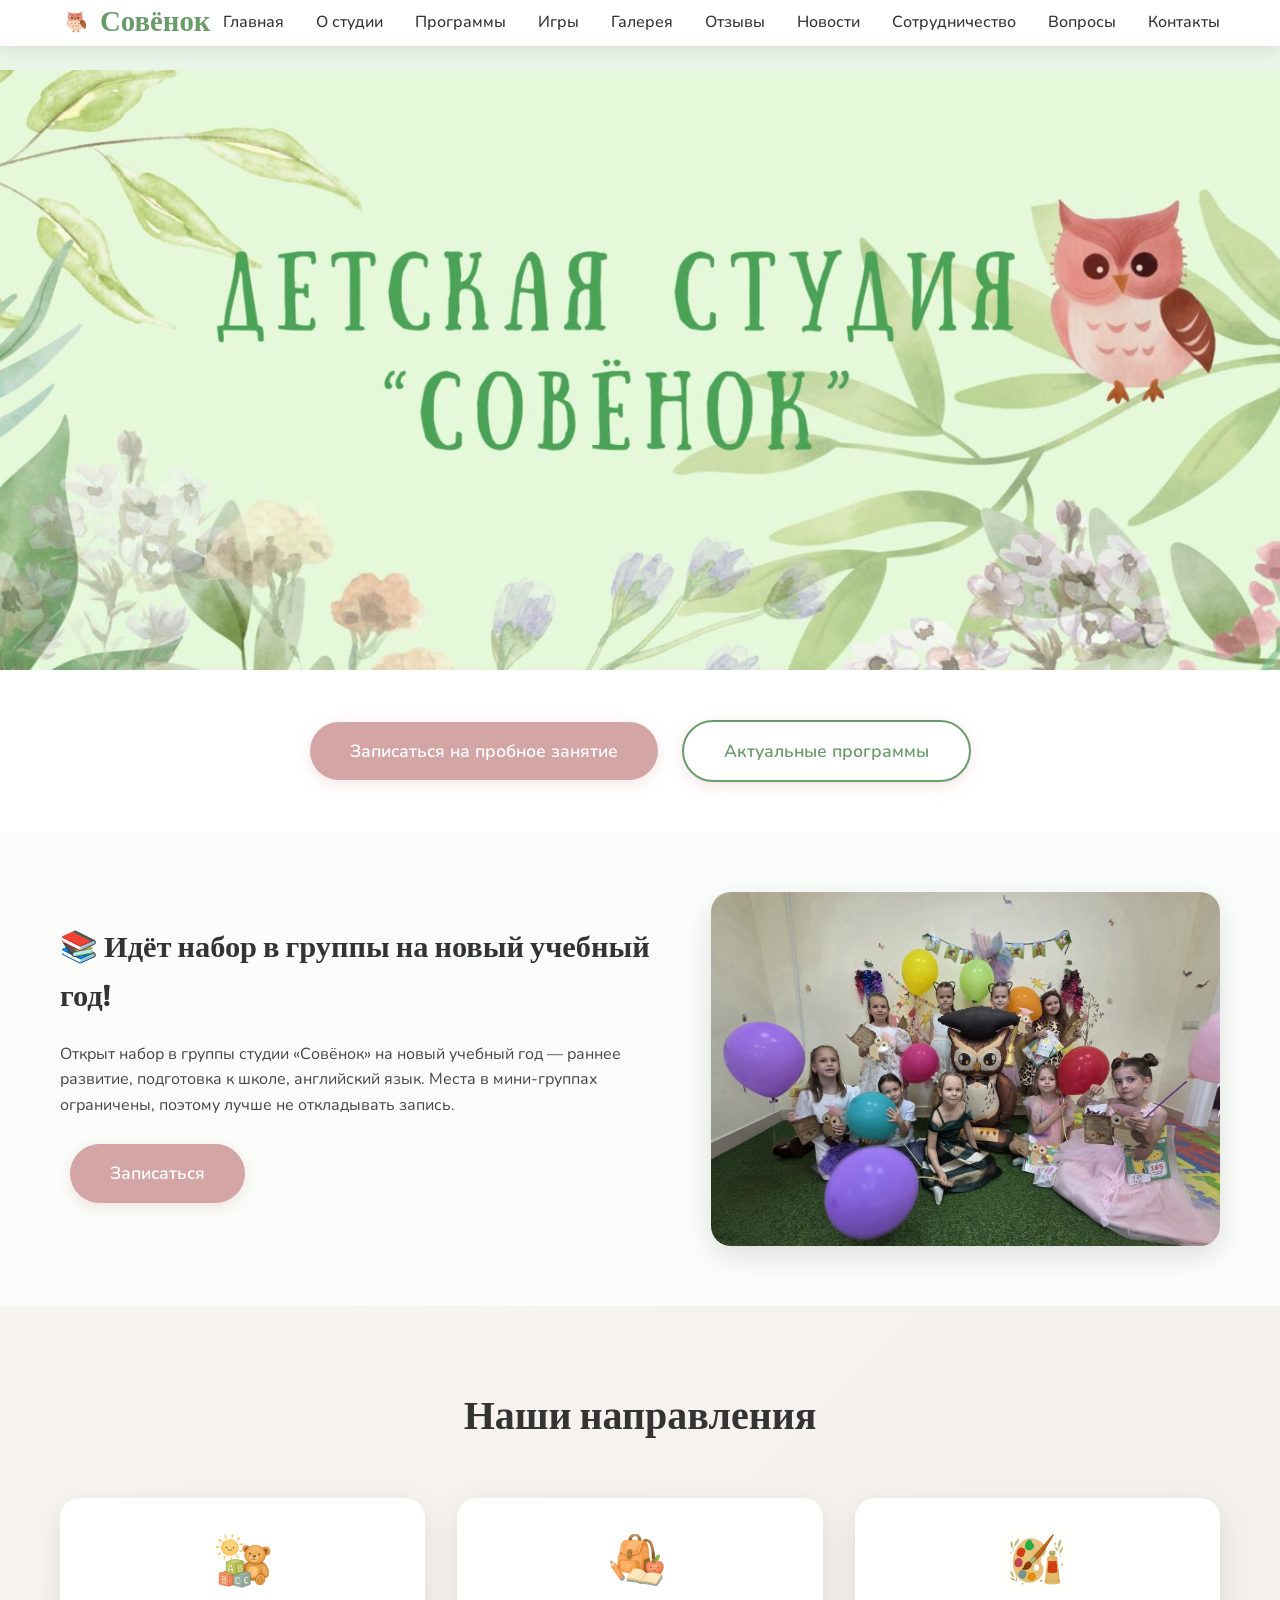
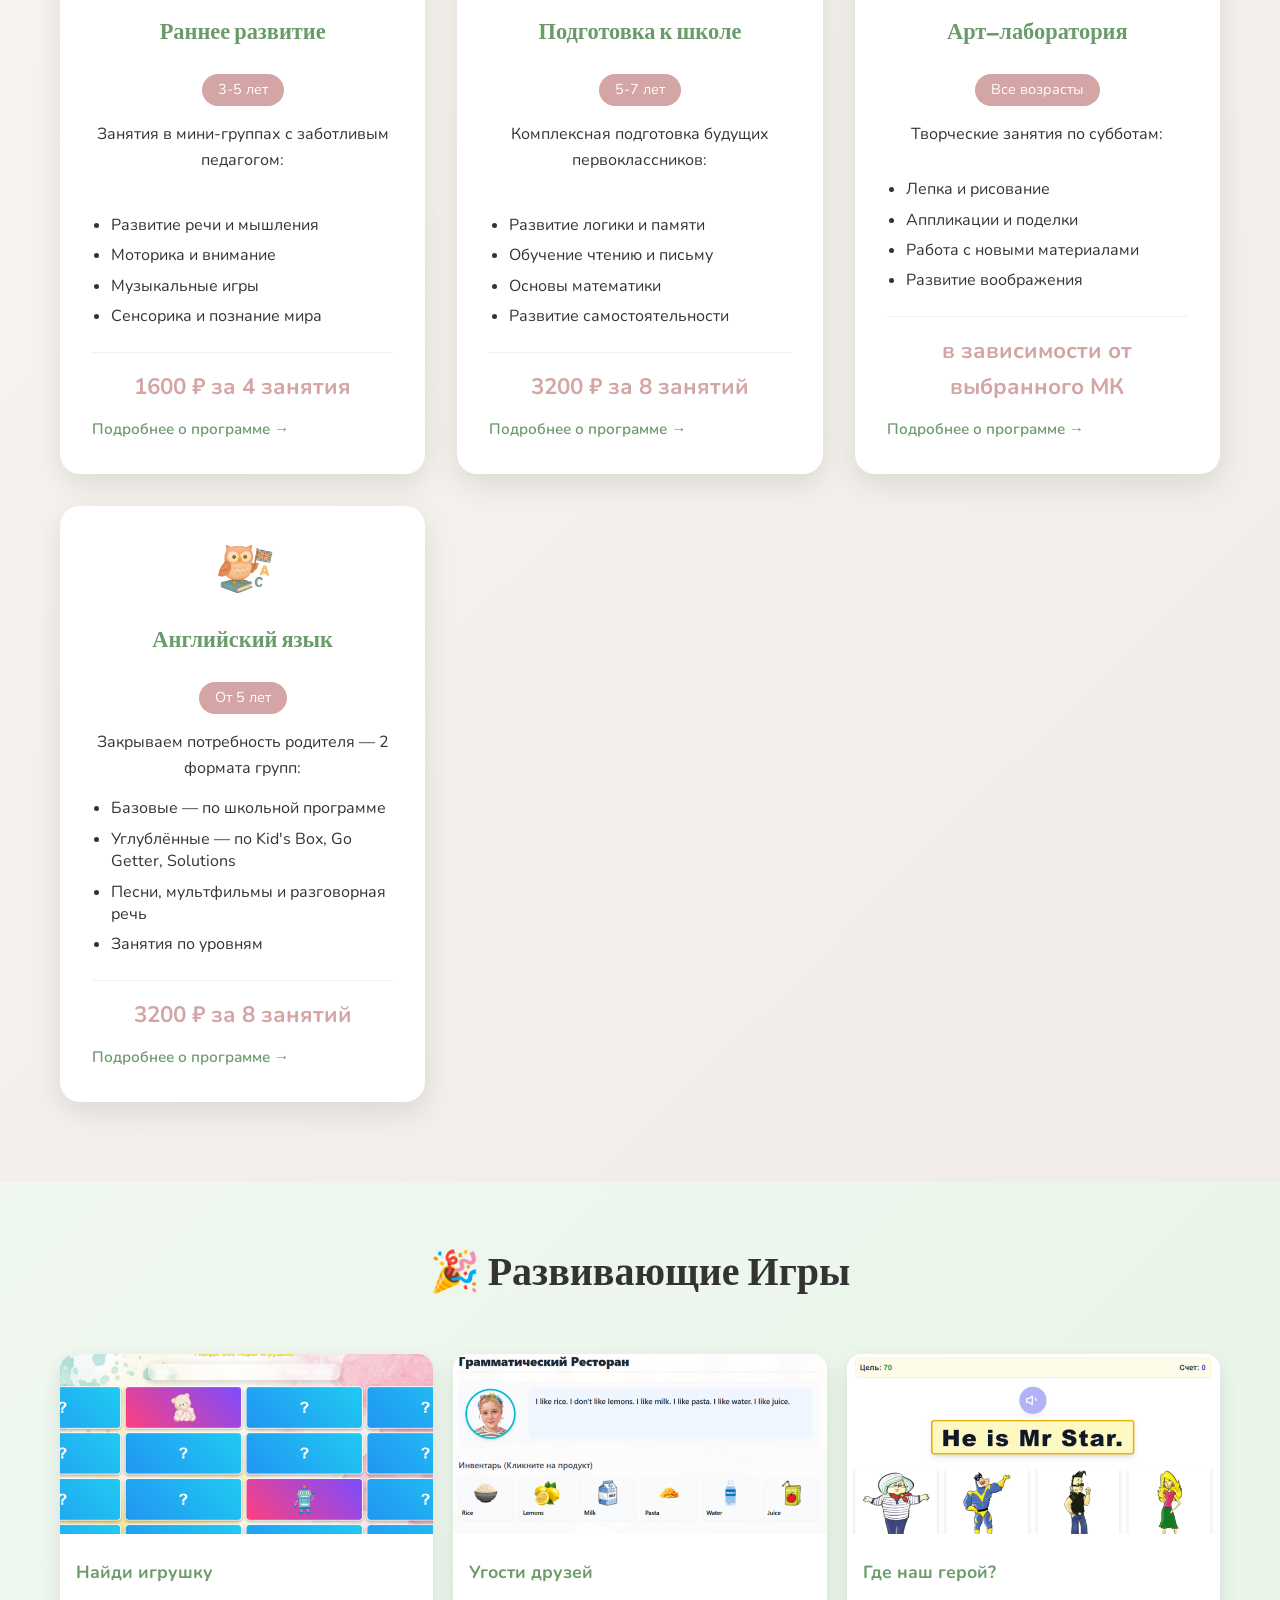
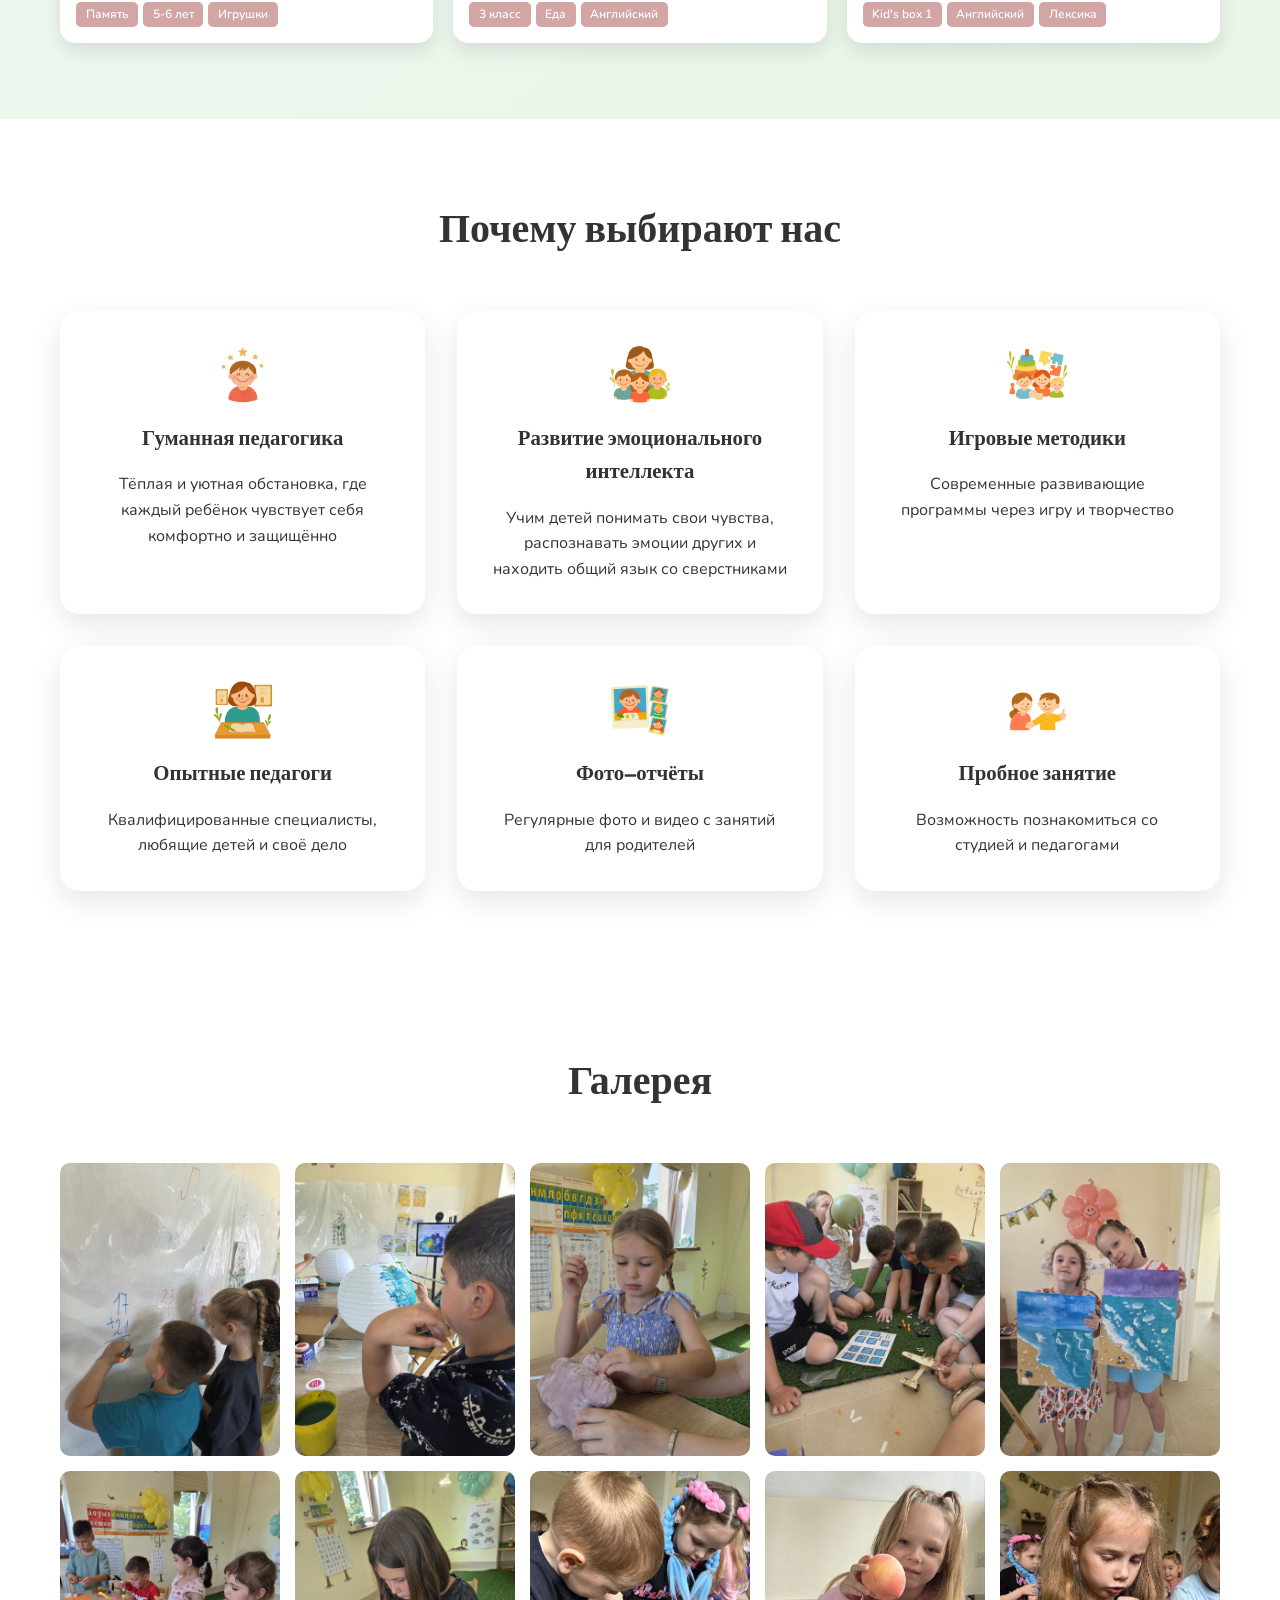
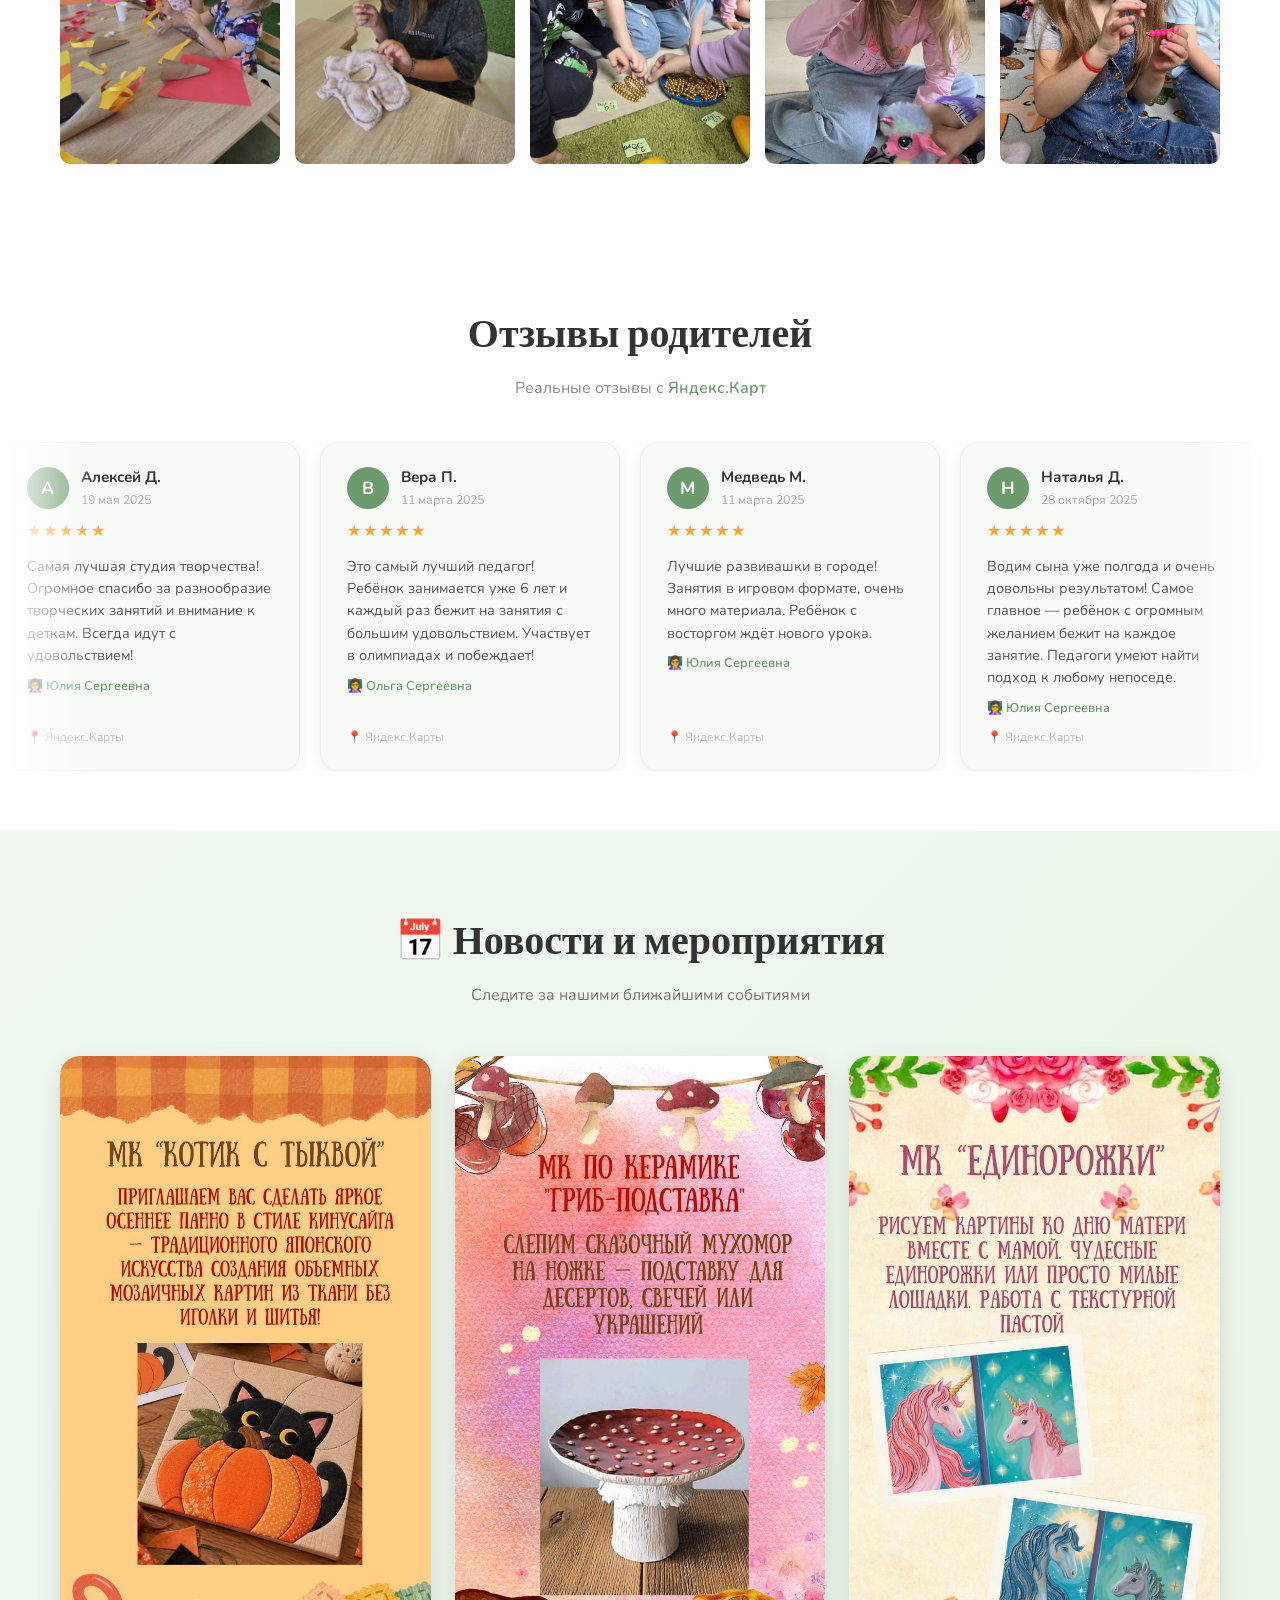
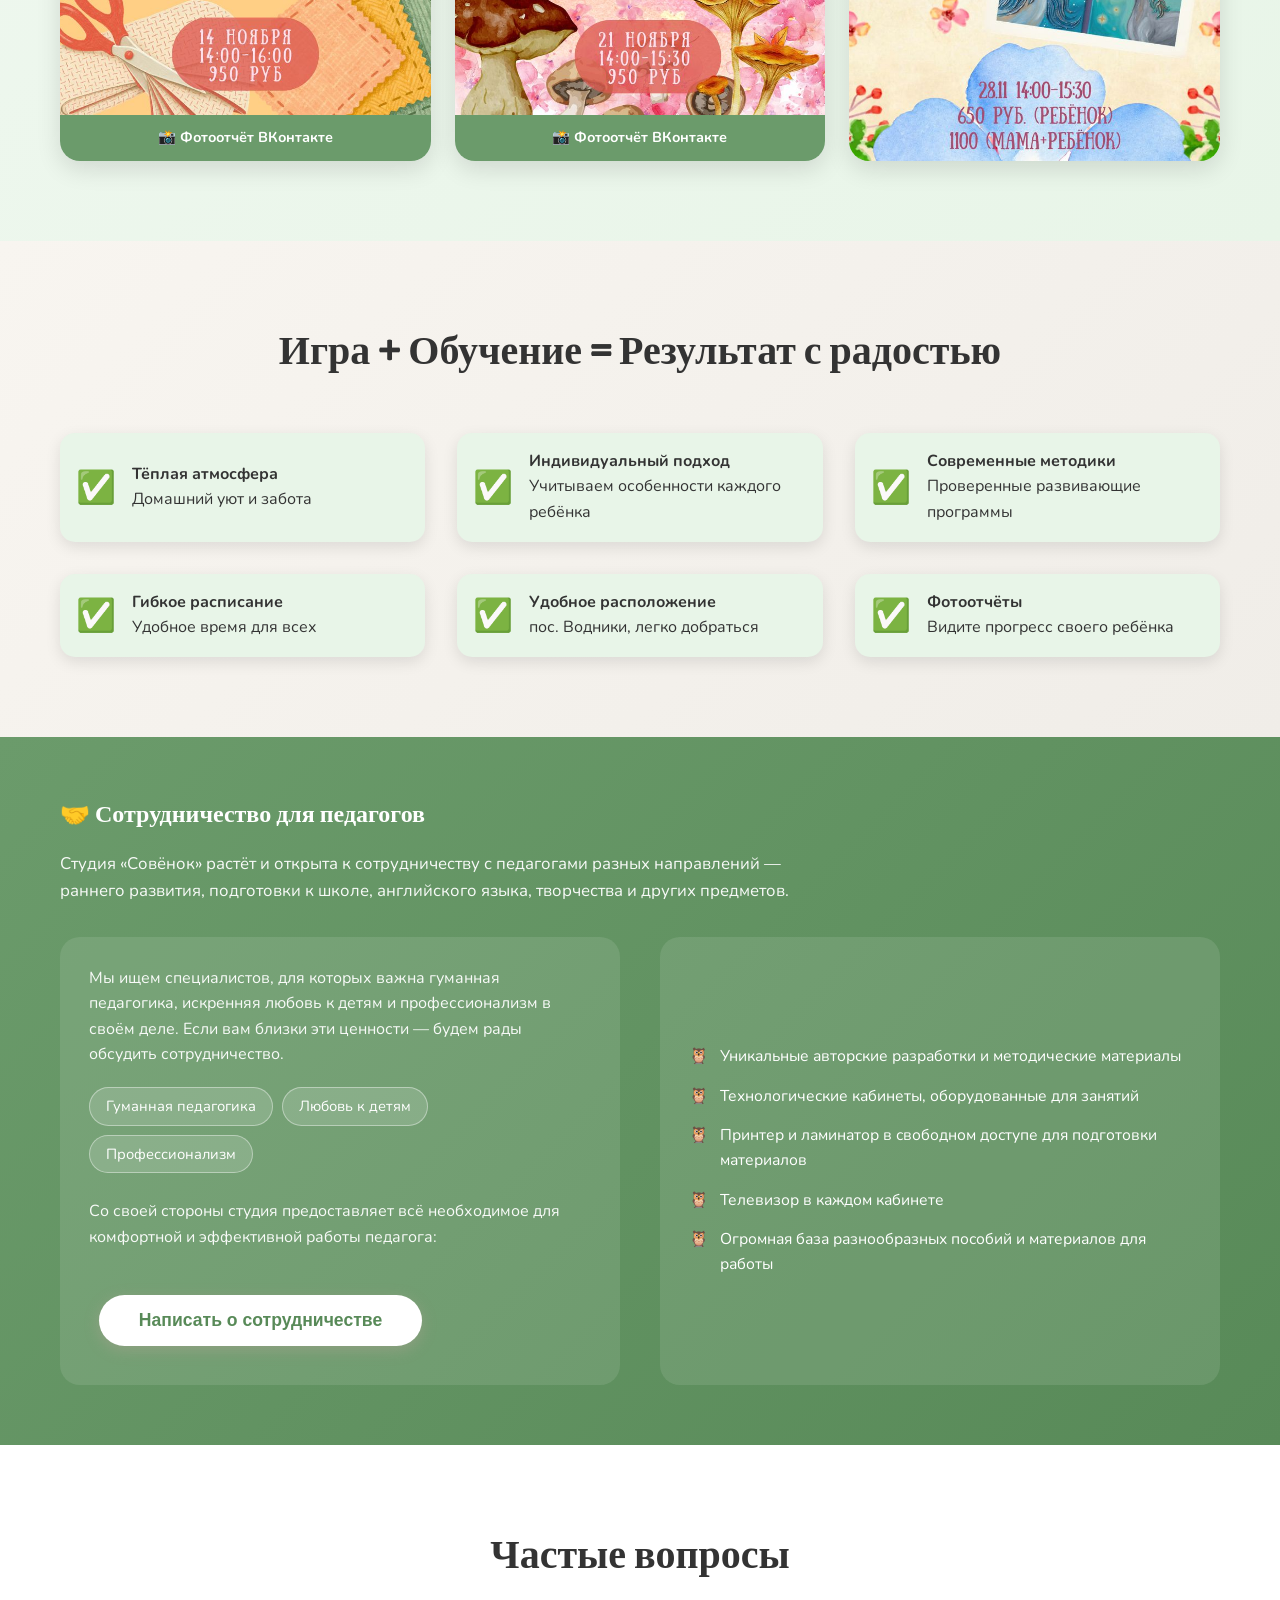
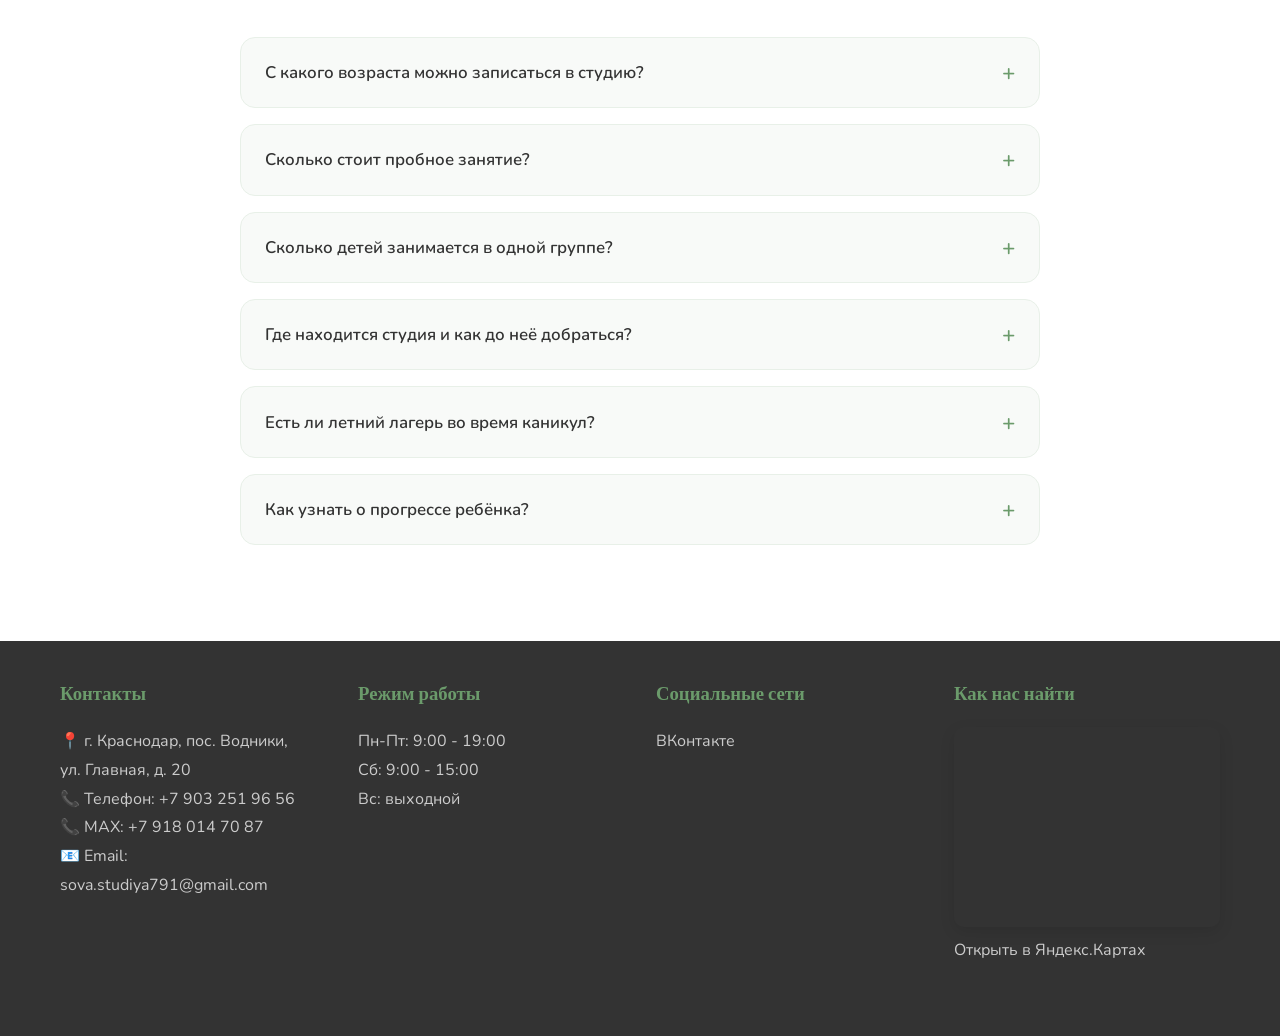
<file: index.html>
<!DOCTYPE html>
<html lang="ru">
<head>
<meta charset="utf-8"/>
<meta content="width=device-width, initial-scale=1.0" name="viewport"/>

<!-- ================= SEO: заголовок и описание ================= -->
<title>Детская студия развития «Совёнок» в Краснодаре (пос. Водники) — раннее развитие, английский, подготовка к школе</title>
<meta name="description" content="Детская студия «Совёнок» в Краснодаре, пос. Водники: раннее развитие 3-5 лет, подготовка к школе, английский язык (базовый и углублённый по британским учебникам), творческие мастер-классы и летний лагерь. Мини-группы, опытные педагоги, пробное занятие."/>
<meta name="keywords" content="детская студия Краснодар, развивающие занятия для детей Краснодар, английский для детей пос Водники, Kid's Box Краснодар, подготовка к школе Краснодар, детский центр развития, летний лагерь для детей Краснодар, мастер-классы для детей Краснодар, работа педагогом дополнительного образования"/>
<meta name="robots" content="index, follow"/>
<link rel="canonical" href="https://sova-studiya.ru/"/>

<!-- ================= Open Graph (превью для VK, WhatsApp, Telegram) ================= -->
<meta property="og:type" content="website"/>
<meta property="og:locale" content="ru_RU"/>
<meta property="og:title" content="Детская студия развития «Совёнок» — Краснодар, пос. Водники"/>
<meta property="og:description" content="Раннее развитие, подготовка к школе, английский язык и творческие мастер-классы для детей. Мини-группы, тёплая атмосфера, пробное занятие."/>
<meta property="og:image" content="https://sova-studiya.ru/img/banner.jpg"/>
<meta property="og:url" content="https://sova-studiya.ru/"/>
<meta property="og:site_name" content="Совёнок"/>

<!-- ================= Twitter Card ================= -->
<meta name="twitter:card" content="summary_large_image"/>
<meta name="twitter:title" content="Детская студия развития «Совёнок» — Краснодар"/>
<meta name="twitter:description" content="Раннее развитие, английский язык, подготовка к школе и творческие мастер-классы для детей в Краснодаре."/>
<meta name="twitter:image" content="https://sova-studiya.ru/img/banner.jpg"/>

<meta name="theme-color" content="#6B9B6B"/>
<link rel="preload" as="image" href="img/banner.jpg"/>
<link href="img/sova.png" rel="icon" type="image/png"/>
<link href="img/sova.png" rel="apple-touch-icon"/>

<!-- ================= Быстрая загрузка шрифтов ================= -->
<link rel="preconnect" href="https://fonts.googleapis.com">
<link rel="preconnect" href="https://fonts.gstatic.com" crossorigin>
<link href="https://fonts.googleapis.com/css2?family=Bubblegum+Sans&family=Nunito:wght@300;400;600&display=swap" rel="stylesheet">

<!-- ================= Schema.org: локальный бизнес ================= -->
<script type="application/ld+json">
{
  "@context": "https://schema.org",
  "@type": "ChildCare",
  "name": "Детская студия развития «Совёнок»",
  "image": "https://sova-studiya.ru/img/banner.jpg",
  "url": "https://sova-studiya.ru/",
  "telephone": "+7-903-251-96-56",
  "priceRange": "1400-4000 RUB",
  "address": {
    "@type": "PostalAddress",
    "streetAddress": "ул. Главная, д. 20, пос. Водники",
    "addressLocality": "Краснодар",
    "addressCountry": "RU"
  },
  "geo": {
    "@type": "GeoCoordinates",
    "latitude": 45.153942,
    "longitude": 38.934734
  },
  "openingHoursSpecification": [
    {
      "@type": "OpeningHoursSpecification",
      "dayOfWeek": ["Monday","Tuesday","Wednesday","Thursday","Friday"],
      "opens": "09:00",
      "closes": "19:00"
    },
    {
      "@type": "OpeningHoursSpecification",
      "dayOfWeek": ["Saturday"],
      "opens": "09:00",
      "closes": "15:00"
    }
  ],
  "sameAs": ["https://vk.com/sova.studiya"]
}
</script>

<link rel="stylesheet" href="css/main.css">
</head>
<body>

<header>
<nav class="container">
    <div class="logo">Совёнок</div>
    <ul class="nav-links" id="navLinks">
        <li><a href="#home">Главная</a></li>
        <li><a href="#about">О студии</a></li>
        <li><a href="#programs">Программы</a></li>
        <li><a href="#games">Игры</a></li>
        <li><a href="#gallery">Галерея</a></li>
        <li><a href="#reviews">Отзывы</a></li>
        <li><a href="#news">Новости</a></li>
        <li><a href="#cooperation">Сотрудничество</a></li>
        <li><a href="#faq">Вопросы</a></li>
        <li><a href="#contact">Контакты</a></li>
    </ul>
    <button aria-controls="navLinks" aria-expanded="false" aria-label="Открыть меню" class="burger" id="burgerBtn">
        <span></span><span></span><span></span>
    </button>
</nav>
</header>

<section class="hero" id="home">
    <div class="container">
        <h1 class="visually-hidden">Детская студия развития «Совёнок» в Краснодаре — раннее развитие, английский язык и подготовка к школе</h1>
    </div>
</section>

<section class="buttons-section">
    <div class="container">
        <a class="cta-button" href="#contact">Записаться на пробное занятие</a>
        <a class="cta-button secondary" href="#programs">Актуальные программы</a>
    </div>
</section>
<section class="content-section enrollment" id="enrollment">
    <div class="container">
        <div class="content-with-photo">
            <div>
                <h2>📚 Идёт набор в группы на новый учебный год!</h2>
                <p>Открыт набор в группы студии «Совёнок» на новый учебный год — раннее развитие, подготовка к школе, английский язык. Места в мини-группах ограничены, поэтому лучше не откладывать запись.</p>
                <a class="cta-button" href="#contact">Записаться</a>
            </div>
            <div class="content-photo">
                <img src="gallery/sova.jpg" alt="Студия Совёнок — набор в группы на новый учебный год" loading="lazy"/>
            </div>
        </div>
    </div>
</section>
<section class="programs" id="programs">
    <div class="container">
        <h2>Наши направления</h2>
        <div class="programs-grid">

            <div class="program-card">
                <img alt="Раннее развитие" src="img/early.png" width="200" height="200" loading="lazy"/>
                <h3>Раннее развитие</h3>
                <div class="age">3-5 лет</div>
                <p>Занятия в мини-группах с заботливым педагогом:</p>
                <ul>
                    <li>Развитие речи и мышления</li>
                    <li>Моторика и внимание</li>
                    <li>Музыкальные игры</li>
                    <li>Сенсорика и познание мира</li>
                </ul>
                <div class="price">1600 ₽ за 4 занятия</div>
                <a class="program-more" href="rannee-razvitie.html">Подробнее о программе →</a>
            </div>

            <div class="program-card">
                <img alt="Подготовка к школе" src="img/school.png" width="200" height="200" loading="lazy"/>
                <h3>Подготовка к школе</h3>
                <div class="age">5-7 лет</div>
                <p>Комплексная подготовка будущих первоклассников:</p>
                <ul>
                    <li>Развитие логики и памяти</li>
                    <li>Обучение чтению и письму</li>
                    <li>Основы математики</li>
                    <li>Развитие самостоятельности</li>
                </ul>
                <div class="price">3200 ₽ за 8 занятий</div>
                <a class="program-more" href="podgotovka-k-shkole.html">Подробнее о программе →</a>
            </div>

            <!-- Временно скрыто: набора в этом учебном году нет. Чтобы вернуть карточку — уберите комментарий.
            <div class="program-card">
                <img alt="Помощь школьнику" src="img/homework.png" width="200" height="200" loading="lazy"/>
                <h3>Помощь школьнику</h3>
                <div class="age">1-4 класс</div>
                <p>Помощь в выполнении домашних заданий:</p>
                <ul>
                    <li>Русский язык</li>
                    <li>Математика</li>
                    <li>Чтение</li>
                    <li>Другие предметы</li>
                </ul>
                <div class="price">4600 ₽ за 8 занятий</div>
                <a class="program-more" href="pomoshch-shkolniku.html">Подробнее о программе →</a>
            </div>
            -->

            <!-- Временно скрыто: набора в этом учебном году нет. Чтобы вернуть карточку — уберите комментарий.
            <div class="program-card">
                <img alt="Школа+" src="img/help.png" width="200" height="152" loading="lazy"/>
                <h3>Школа+</h3>
                <div class="age">1-4 класс</div>
                <p>Групповое закрепление школьной программы:</p>
                <ul>
                    <li>Русский язык</li>
                    <li>Математика</li>
                    <li>Устранение пробелов</li>
                    <li>Углубленное изучение</li>
                </ul>
                <div class="price">3500 ₽ за 8 занятий</div>
                <a class="program-more" href="shkola-plus.html">Подробнее о программе →</a>
            </div>
            -->

            <div class="program-card">
                <img alt="Творчество" src="img/creativity.png" width="200" height="200" loading="lazy"/>
                <h3>Арт-лаборатория</h3>
                <div class="age">Все возрасты</div>
                <p>Творческие занятия по субботам:</p>
                <ul>
                    <li>Лепка и рисование</li>
                    <li>Аппликации и поделки</li>
                    <li>Работа с новыми материалами</li>
                    <li>Развитие воображения</li>
                </ul>
                <div class="price">в зависимости от выбранного МК</div>
                <a class="program-more" href="art-laboratoriya.html">Подробнее о программе →</a>
            </div>

            <div class="program-card">
                <img alt="Английский язык" src="img/english.png" width="200" height="200" loading="lazy"/>
                <h3>Английский язык</h3>
                <div class="age">От 5 лет</div>
                <p>Закрываем потребность родителя — 2 формата групп:</p>
                <ul>
                    <li>Базовые — по школьной программе</li>
                    <li>Углублённые — по Kid's Box, Go Getter, Solutions</li>
                    <li>Песни, мультфильмы и разговорная речь</li>
                    <li>Занятия по уровням</li>
                </ul>
                <div class="price">3200 ₽ за 8 занятий</div>
                <a class="program-more" href="angliyskiy-yazyk.html">Подробнее о программе →</a>
            </div>

        </div>
    </div>
</section>

<section class="games" id="games">
    <div class="container">
        <h2>🎉 Развивающие Игры</h2>
        <div class="game-grid" id="gameGrid"></div>
    </div>
</section>

<dialog id="gameDialog" aria-labelledby="gameDialogTitle">
    <div class="dialog-content">
        <div class="dialog-header">
            <button class="close-dialog" aria-label="Закрыть игру (Escape)">×</button>
        </div>
        <iframe class="game-iframe" id="gameIframe" title="Развивающая игра"></iframe>
    </div>
</dialog>

<section class="features" id="about">
    <div class="container">
        <h2>Почему выбирают нас</h2>
        <div class="features-grid">
            <div class="feature-card">
                <img class="feature-icon" src="img/home.png" alt="Гуманная педагогика" width="64" height="64" loading="lazy"/>
                <h3>Гуманная педагогика</h3>
                <p>Тёплая и уютная обстановка, где каждый ребёнок чувствует себя комфортно и защищённо</p>
            </div>
            <div class="feature-card">
                <img class="feature-icon" src="img/pupils.png" alt="Развитие эмоционального интеллекта" width="64" height="64" loading="lazy"/>
                <h3>Развитие эмоционального интеллекта</h3>
                <p>Учим детей понимать свои чувства, распознавать эмоции других и находить общий язык со сверстниками</p>
            </div>
            <div class="feature-card">
                <img class="feature-icon" src="img/game.png" alt="Игровые методики" width="64" height="64" loading="lazy"/>
                <h3>Игровые методики</h3>
                <p>Современные развивающие программы через игру и творчество</p>
            </div>
            <div class="feature-card">
                <img class="feature-icon" src="img/teacher.png" alt="Опытные педагоги" width="64" height="61" loading="lazy"/>
                <h3>Опытные педагоги</h3>
                <p>Квалифицированные специалисты, любящие детей и своё дело</p>
            </div>
            <div class="feature-card">
                <img class="feature-icon" src="img/photo.png" alt="Фото-отчёты" width="64" height="64" loading="lazy"/>
                <h3>Фото-отчёты</h3>
                <p>Регулярные фото и видео с занятий для родителей</p>
            </div>
            <div class="feature-card">
                <img class="feature-icon" src="img/friend.png" alt="Пробное занятие" width="64" height="64" loading="lazy"/>
                <h3>Пробное занятие</h3>
                <p>Возможность познакомиться со студией и педагогами</p>
            </div>
        </div>
    </div>
</section>

<section class="gallery" id="gallery">
    <div class="container">
        <h2>Галерея</h2>
        <div class="gallery-grid">
            <img alt="Занятие по раннему развитию в студии Совёнок" src="gallery/photo1.jpg" loading="lazy"/>
            <img alt="Творческий мастер-класс для детей" src="gallery/photo2.jpg" loading="lazy"/>
            <img alt="Подготовка к школе — занятие по чтению" src="gallery/photo3.jpg" loading="lazy"/>
            <img alt="Английский язык для детей в игровой форме" src="gallery/photo4.jpg" loading="lazy"/>
            <img alt="Детские поделки своими руками" src="gallery/photo5.jpg" loading="lazy"/>
            <img alt="Игровая зона студии Совёнок" src="gallery/photo6.jpg" loading="lazy"/>
            <img alt="Летний лагерь Совёнок" src="gallery/photo7.jpg" loading="lazy"/>
            <img alt="Дети на развивающем занятии" src="gallery/photo8.jpg" loading="lazy"/>
            <img alt="Праздничное мероприятие в студии" src="gallery/photo9.jpg" loading="lazy"/>
            <img alt="Выпускной в студии Совёнок" src="gallery/photo10.jpg" loading="lazy"/>
        </div>
        <div class="modal" id="modal">
            <span class="close">×</span>
            <img class="modal-content" id="modalImg"/>
            <div id="caption"></div>
        </div>
    </div>
</section>

<!-- ОТЗЫВЫ -->
<section class="reviews" id="reviews">
    <div class="container">
        <h2>Отзывы родителей</h2>
        <p class="reviews-subtitle">
            Реальные отзывы с&nbsp;<a href="https://yandex.ru/maps/-/CHHmaQPZ" target="_blank" rel="noopener">Яндекс.Карт</a>
        </p>
    </div>
    <div class="reviews-track-wrapper">
        <div class="reviews-track" id="reviewsTrack"></div>
    </div>
</section>

<!-- НОВОСТИ / МЕРОПРИЯТИЯ -->
<section class="news" id="news">
    <div class="container">
        <h2>📅 Новости и мероприятия</h2>
        <p class="news-subtitle">Следите за нашими ближайшими событиями</p>
       <div class="news-grid">

<!-- Карточка 1: МК "Котик с тыквой" (14 ноября) -->
<div class="news-img-card" style="display:flex;flex-direction:column;">
    <img src="img/news-kotik.jpg" alt="Мастер-класс «Котик с тыквой» — панно в стиле кинусайга, 14 ноября" style="flex:1;" loading="lazy"/>
    <a href="https://vk.ru/wall-230350147_152" target="_blank" rel="noopener"
       style="display:block;text-align:center;padding:0.7rem 1rem;background:#6B9B6B;color:white;font-family:'Nunito',sans-serif;font-weight:700;font-size:0.9rem;text-decoration:none;transition:background 0.3s;"
       onmouseover="this.style.background='#5a8a5a'" onmouseout="this.style.background='#6B9B6B'">
        📸 Фотоотчёт ВКонтакте
    </a>
</div>

<!-- Карточка 2: Керамика "Гриб-подставка" (21 ноября) -->
<div class="news-img-card" style="display:flex;flex-direction:column;">
    <img src="img/news-grib.jpg" alt="Мастер-класс по керамике «Гриб-подставка», 21 ноября" style="flex:1;" loading="lazy"/>
    <a href="https://vk.ru/wall-230350147_153" target="_blank" rel="noopener"
       style="display:block;text-align:center;padding:0.7rem 1rem;background:#6B9B6B;color:white;font-family:'Nunito',sans-serif;font-weight:700;font-size:0.9rem;text-decoration:none;transition:background 0.3s;"
       onmouseover="this.style.background='#5a8a5a'" onmouseout="this.style.background='#6B9B6B'">
        📸 Фотоотчёт ВКонтакте
    </a>
</div>

<!-- Карточка 3: МК "Единорожки" (28 ноября) -->
<div class="news-img-card">
    <img src="img/news-edinorozhki.jpg" alt="Мастер-класс «Единорожки» ко Дню матери, 28 ноября" loading="lazy"/>
</div>
</section>

<section class="why-us">
    <div class="container">
        <h2>Игра + Обучение = Результат с радостью</h2>
        <div class="benefits-grid">
            <div class="benefit-item">
                <div class="benefit-icon">✅</div>
                <div><h4>Тёплая атмосфера</h4><p>Домашний уют и забота</p></div>
            </div>
            <div class="benefit-item">
                <div class="benefit-icon">✅</div>
                <div><h4>Индивидуальный подход</h4><p>Учитываем особенности каждого ребёнка</p></div>
            </div>
            <div class="benefit-item">
                <div class="benefit-icon">✅</div>
                <div><h4>Современные методики</h4><p>Проверенные развивающие программы</p></div>
            </div>
            <div class="benefit-item">
                <div class="benefit-icon">✅</div>
                <div><h4>Гибкое расписание</h4><p>Удобное время для всех</p></div>
            </div>
            <div class="benefit-item">
                <div class="benefit-icon">✅</div>
                <div><h4>Удобное расположение</h4><p>пос. Водники, легко добраться</p></div>
            </div>
            <div class="benefit-item">
                <div class="benefit-icon">✅</div>
                <div><h4>Фотоотчёты</h4><p>Видите прогресс своего ребёнка</p></div>
            </div>
        </div>
    </div>
</section>

<section class="cooperation" id="cooperation">
    <div class="container">
        <h2>🤝 Сотрудничество для педагогов</h2>
        <p class="coop-subtitle">Студия «Совёнок» растёт и открыта к сотрудничеству с педагогами разных направлений — раннего развития, подготовки к школе, английского языка, творчества и других предметов.</p>
        <div class="coop-grid">
            <div class="coop-text">
                <p>Мы ищем специалистов, для которых важна гуманная педагогика, искренняя любовь к детям и профессионализм в своём деле. Если вам близки эти ценности — будем рады обсудить сотрудничество.</p>
                <div class="coop-values">
                    <span>Гуманная педагогика</span>
                    <span>Любовь к детям</span>
                    <span>Профессионализм</span>
                </div>
                <p>Со своей стороны студия предоставляет всё необходимое для комфортной и эффективной работы педагога:</p>
                <button class="cta-button" id="coopContactBtn" type="button">Написать о сотрудничестве</button>
            </div>
            <ul class="coop-perks">
                <li>Уникальные авторские разработки и методические материалы</li>
                <li>Технологические кабинеты, оборудованные для занятий</li>
                <li>Принтер и ламинатор в свободном доступе для подготовки материалов</li>
                <li>Телевизор в каждом кабинете</li>
                <li>Огромная база разнообразных пособий и материалов для работы</li>
            </ul>
        </div>
    </div>
</section>

<dialog id="coopDialog" class="coop-dialog" aria-labelledby="coopDialogTitle">
    <div class="coop-dialog-content">
        <div class="coop-dialog-header">
            <h3 id="coopDialogTitle">📞 Свяжитесь с нами</h3>
            <button class="close-dialog" id="closeCoopDialog" aria-label="Закрыть (Escape)">×</button>
        </div>
        <div class="coop-dialog-body">
            <p class="coop-dialog-intro">Расскажите о себе по телефону, в сообществе ВКонтакте или на почте — ответим и обсудим сотрудничество.</p>
            <div class="coop-dialog-contacts">
                <a class="coop-contact-item" href="tel:+79032519656">
                    <span class="coop-contact-icon">📞</span>
                    <span>+7 903 251 96 56</span>
                </a>
                <a class="coop-contact-item" href="tel:+79180147087">
                    <span class="coop-contact-icon">📞</span>
                    <span>MAX: +7 918 014 70 87</span>
                </a>
                <a class="coop-contact-item" href="mailto:sova.studiya791@gmail.com">
                    <span class="coop-contact-icon">📧</span>
                    <span>sova.studiya791@gmail.com</span>
                </a>
                <a class="coop-contact-item" href="https://vk.com/sova.studiya" target="_blank" rel="noopener">
                    <span class="coop-contact-icon">💬</span>
                    <span>Группа ВКонтакте</span>
                </a>
            </div>
            <div class="coop-dialog-map">
                <iframe frameborder="0" height="220" loading="lazy"
                    src="https://yandex.ru/map-widget/v1/?ll=38.934734%2C45.153942&z=17&l=map&pt=38.934734%2C45.153942%2Cpm2rdm"
                    width="100%"></iframe>
            </div>
            <p class="coop-dialog-address">📍 г. Краснодар, пос. Водники, ул. Главная, д. 20</p>
        </div>
    </div>
</dialog>

<section class="faq" id="faq">
    <div class="container">
        <h2>Частые вопросы</h2>
        <div class="faq-list">
            <div class="faq-item">
                <button class="faq-question"><span>С какого возраста можно записаться в студию?</span><span class="plus">+</span></button>
                <div class="faq-answer"><p>Мы принимаем детей с 3 лет на раннее развитие. Подготовка к школе и английский язык — от 5 лет.</p></div>
            </div>
            <div class="faq-item">
                <button class="faq-question"><span>Сколько стоит пробное занятие?</span><span class="plus">+</span></button>
                <div class="faq-answer"><p>Пробное занятие не бесплатное, но это разовая оплата — вы платите один раз, чтобы познакомиться со студией и педагогом. После занятия педагог даёт вам обратную связь о ребёнке, вы сможете задать вопросы и вместе понять, готовы ли вы продолжать сотрудничество. Записаться можно по телефону или через кнопку «Записаться» на сайте.</p></div>
            </div>
            <div class="faq-item">
                <button class="faq-question"><span>Сколько детей занимается в одной группе?</span><span class="plus">+</span></button>
                <div class="faq-answer"><p>Это зависит от программы. Мы работаем в мини-группах от 4 до 10 человек — так педагог успевает уделить внимание каждому ребёнку.</p></div>
            </div>
            <div class="faq-item">
                <button class="faq-question"><span>Где находится студия и как до неё добраться?</span><span class="plus">+</span></button>
                <div class="faq-answer"><p>Студия расположена в Краснодаре, посёлок Водники, ул. Главная, д. 20. Точный маршрут и карту проезда смотрите в разделе «Контакты» внизу страницы.</p></div>
            </div>
            <div class="faq-item">
                <button class="faq-question"><span>Есть ли летний лагерь во время каникул?</span><span class="plus">+</span></button>
                <div class="faq-answer"><p>Да, летний лагерь «Совёнок» работает только во время летних школьных каникул (июнь–август) — дневные смены с творческими занятиями и активными играми. В остальное время года студия работает по обычному расписанию — раннее развитие, подготовка к школе, английский язык и другие программы. Актуальные даты летних смен уточняйте по телефону ближе к лету.</p></div>
            </div>
            <div class="faq-item">
                <button class="faq-question"><span>Как узнать о прогрессе ребёнка?</span><span class="plus">+</span></button>
                <div class="faq-answer"><p>После занятий мы регулярно делаем фотоотчёты, чтобы родители могли видеть, чем занимается ребёнок и как продвигается его обучение.</p></div>
            </div>
        </div>
    </div>
</section>

<script type="application/ld+json">
{
  "@context": "https://schema.org",
  "@type": "FAQPage",
  "mainEntity": [
    {
      "@type": "Question",
      "name": "С какого возраста можно записаться в студию?",
      "acceptedAnswer": { "@type": "Answer", "text": "Раннее развитие — с 3 лет, подготовка к школе и английский язык — от 5 лет." }
    },
    {
      "@type": "Question",
      "name": "Сколько стоит пробное занятие?",
      "acceptedAnswer": { "@type": "Answer", "text": "Пробное занятие — это разовая платная оплата, после которой родитель общается с педагогом, получает обратную связь о ребёнке и понимает, готовы ли они к дальнейшему сотрудничеству." }
    },
    {
      "@type": "Question",
      "name": "Сколько детей занимается в одной группе?",
      "acceptedAnswer": { "@type": "Answer", "text": "В группах наших направлений занимается от 4 — до 10 человек." }
    },
    {
      "@type": "Question",
      "name": "Где находится студия и как до неё добраться?",
      "acceptedAnswer": { "@type": "Answer", "text": "Студия расположена в Краснодаре, посёлок Водники, ул. Главная, д. 20." }
    },
    {
      "@type": "Question",
      "name": "Есть ли летний лагерь во время каникул?",
      "acceptedAnswer": { "@type": "Answer", "text": "Да, летний лагерь «Совёнок» работает только во время летних школьных каникул (июнь–август) — дневные смены с творческими занятиями и активными играми. В остальное время года студия работает по обычному расписанию." }
    },
    {
      "@type": "Question",
      "name": "Как узнать о прогрессе ребёнка?",
      "acceptedAnswer": { "@type": "Answer", "text": "Педагоги регулярно делают фотоотчёты с занятий, чтобы родители могли видеть прогресс ребёнка." }
    }
  ]
}
</script>

<footer id="contact">
    <div class="container">
        <div class="footer-content">
            <div class="footer-section">
                <h3>Контакты</h3>
                <p>📍 г. Краснодар, пос. Водники,<br/>ул. Главная, д. 20</p>
                <p>📞 Телефон: <a href="tel:+79032519656">+7 903 251 96 56</a></p>
                <p>📞 MAX: <a href="tel:+79180147087">+7 918 014 70 87</a></p>
                <p>📧 Email: <a href="mailto:sova.studiya791@gmail.com">sova.studiya791@gmail.com</a></p>
            </div>
            <div class="footer-section">
                <h3>Режим работы</h3>
                <p>Пн-Пт: 9:00 - 19:00</p>
                <p>Сб: 9:00 - 15:00</p>
                <p>Вс: выходной</p>
            </div>
            <div class="footer-section">
                <h3>Социальные сети</h3>
                <p><a href="https://vk.com/sova.studiya" target="_blank" rel="noopener">ВКонтакте</a></p>
            </div>
            <div class="footer-section">
                <h3>Как нас найти</h3>
                <div class="map-container">
                    <iframe frameborder="0" height="200" loading="lazy"
                        src="https://yandex.ru/map-widget/v1/?ll=38.934734%2C45.153942&z=17&l=map&pt=38.934734%2C45.153942%2Cpm2rdm"
                        width="100%"></iframe>
                </div>
                <p><a href="https://yandex.ru/maps/-/CHHmaQPZ" target="_blank" rel="noopener">Открыть в Яндекс.Картах</a></p>
            </div>
        </div>
    </div>
</footer>

<script>
const GAMES_DATA = [
    {
        title: "Найди игрушку",
        previewUrl: "img/memo_toys.png",
        tags: ["Память", "5-6 лет", "Игрушки"],
        gameUrl: "https://sova-studiya.github.io/memo/"
    },
    {
        title: "Угости друзей",
        previewUrl: "img/spot_friends.png",
        tags: ["3 класс", "Еда", "Английский"],
        gameUrl: "https://sova-studiya.github.io/Spot_3_like-likes/"
    },
    {
        title: "Где наш герой?",
        previewUrl: "img/kb1_hero.png",
        tags: ["Kid's box 1", "Английский", "Лексика"],
        gameUrl: "https://sova-studiya.github.io/KB1_U4_words1/"
    }
];

const REVIEWS_DATA = [
    {
        initials: "А", name: "Алексей Д.", date: "19 мая 2025", stars: 5,
        text: "Самая лучшая студия творчества! Огромное спасибо за разнообразие творческих занятий и внимание к деткам. Всегда идут с удовольствием!",
        teacher: "Юлия Сергеевна", real: true
    },
    {
        initials: "В", name: "Вера П.", date: "11 марта 2025", stars: 5,
        text: "Это самый лучший педагог! Ребёнок занимается уже 6 лет и каждый раз бежит на занятия с большим удовольствием. Участвует в олимпиадах и побеждает!",
        teacher: "Ольга Сергеевна", real: true
    },
    {
        initials: "М", name: "Медведь М.", date: "11 марта 2025", stars: 5,
        text: "Лучшие развивашки в городе! Занятия в игровом формате, очень много материала. Ребёнок с восторгом ждёт нового урока.",
        teacher: "Юлия Сергеевна", real: true
    },
    {
        initials: "Н", name: "Наталья Д.", date: "28 октября 2025", stars: 5,
        text: "Водим сына уже полгода и очень довольны результатом! Самое главное — ребёнок с огромным желанием бежит на каждое занятие. Педагоги умеют найти подход к любому непоседе.",
        teacher: "Юлия Сергеевна", real: true
    },
    {
        initials: "А", name: "Анастасия З.", date: "11 марта 2025", stars: 5,
        text: "Стала любимой студией! Ребёнок занимается английским языком, за короткий промежуток виден результат. Очень отзывчивый педагог.",
        teacher: "Ольга Сергеевна", real: true
    },
    {
        initials: "О", name: "Ольга С.", date: "11 марта 2025", stars: 5,
        text: "Посещаем английский язык 10+ лет. Благодаря методике мой ребёнок усваивает программу на ура. Планируем посещать и дальше!",
        teacher: "Ольга Сергеевна", real: true
    },
    {
        initials: "А", name: "Анастасия Ш.", date: "31 мая 2025", stars: 5,
        text: "Супер! Занятия проводятся в игровой форме. Ребёнок постоянно просится на занятия. Результат виден.",
        teacher: "Юлия Сергеевна", real: true
    },
    {
        initials: "И", name: "Ирина Г.", date: "12 марта 2025", stars: 5,
        text: "Рекомендую студию Совёнок! Ребёнок занимается английским с большим удовольствием.",
        teacher: "Ольга Сергеевна", real: true
    },
    {
        initials: "Е", name: "Евгений Ч.", date: "4 июня 2024", stars: 5,
        text: "Ребёнку очень нравятся занятия, я вижу результат! Всем доволен!",
        teacher: "Юлия Сергеевна", real: true
    },
    {
        initials: "К", name: "Ксения М.", date: "Февраль 2025", stars: 5,
        text: "Дочка с удовольствием ходит на МК. Каждый раз приносит домой что-то новое и красивое. Педагоги — просто волшебники, умеют увлечь любого ребёнка!",
        teacher: "Юлия Сергеевна, Людмила Николаевна, Екатерина Николаевна", real: false
    },
    {
        initials: "Д", name: "Дмитрий В.", date: "Март 2025", stars: 5,
        text: "Сын сдал ВПР по английскому на «отлично» — сами удивились! Программа очень грамотно выстроена, ему интересно на уроках.",
        teacher: "Ольга Сергеевна", real: false
    },
    {
        initials: "Т", name: "Татьяна Р.", date: "Январь 2025", stars: 5,
        text: "Записала дочку на подготовку к школе. За полгода ребёнок научился читать и считать. Но главное — она полюбила учиться и стала намного любопытнее!",
        teacher: "Юлия Сергеевна", real: false
    },
    {
        initials: "С", name: "Светлана Н.", date: "Апрель 2025", stars: 5,
        text: "Очень уютная атмосфера, небольшие группы. Ребёнок чувствует себя как дома. Спасибо за индивидуальный подход!",
        teacher: "Юлия Сергеевна", real: false
    }
];

document.addEventListener('DOMContentLoaded', function () {

    // Мобильное меню
    const burgerBtn = document.getElementById('burgerBtn');
    const navLinks  = document.getElementById('navLinks');
    burgerBtn.addEventListener('click', function () {
        const isOpen = navLinks.classList.toggle('open');
        burgerBtn.classList.toggle('open', isOpen);
        burgerBtn.setAttribute('aria-expanded', isOpen ? 'true' : 'false');
    });
    navLinks.querySelectorAll('a').forEach(a => {
        a.addEventListener('click', () => {
            navLinks.classList.remove('open');
            burgerBtn.classList.remove('open');
            burgerBtn.setAttribute('aria-expanded', 'false');
        });
    });

    // Галерея
    const modal    = document.getElementById('modal');
    const modalImg = document.getElementById('modalImg');
    const closeBtn = document.getElementsByClassName('close')[0];

    document.querySelectorAll('.gallery-grid img').forEach(img => {
        img.addEventListener('click', function () {
            modal.style.display = 'block';
            modalImg.src = this.src;
        });
    });
    closeBtn.addEventListener('click', () => modal.style.display = 'none');
    modal.addEventListener('click', e => { if (e.target === modal) modal.style.display = 'none'; });

    // Игры
    const gameGrid       = document.getElementById('gameGrid');
    const dialog         = document.getElementById('gameDialog');
    const iframe         = document.getElementById('gameIframe');
    const closeDialogBtn = document.querySelector('.close-dialog');

    function createGameCard(game) {
        const card = document.createElement('div');
        card.className = 'game-card';
        card.setAttribute('tabindex', '0');
        card.setAttribute('role', 'button');
        card.setAttribute('aria-label', 'Открыть игру: ' + game.title);
        const tagsHtml = game.tags.map(t => '<span class="game-tag">' + t + '</span>').join('');
        card.innerHTML =
            '<img class="game-preview" src="' + game.previewUrl + '" alt="Превью: ' + game.title + '">' +
            '<div class="game-content"><h3>' + game.title + '</h3>' +
            '<div class="game-tags">' + tagsHtml + '</div></div>';
        card.addEventListener('click', () => openGame(game.gameUrl));
        card.addEventListener('keydown', e => {
            if (e.key === 'Enter' || e.key === ' ') { e.preventDefault(); openGame(game.gameUrl); }
        });
        return card;
    }

    GAMES_DATA.forEach(g => gameGrid.appendChild(createGameCard(g)));

    function openGame(url) { iframe.src = url; dialog.showModal(); dialog.focus(); }
    function closeGame()   { dialog.close(); iframe.src = ''; }

    closeDialogBtn.addEventListener('click', closeGame);
    dialog.addEventListener('keydown', e => { if (e.key === 'Escape') closeGame(); });

    // Модалка «Написать о сотрудничестве»
    const coopBtn        = document.getElementById('coopContactBtn');
    const coopDialog      = document.getElementById('coopDialog');
    const closeCoopBtn    = document.getElementById('closeCoopDialog');
    if (coopBtn && coopDialog) {
        coopBtn.addEventListener('click', () => coopDialog.showModal());
        closeCoopBtn.addEventListener('click', () => coopDialog.close());
        coopDialog.addEventListener('click', e => { if (e.target === coopDialog) coopDialog.close(); });
        coopDialog.addEventListener('keydown', e => { if (e.key === 'Escape') coopDialog.close(); });
    }

    // Отзывы
    const track = document.getElementById('reviewsTrack');

    function buildCard(r) {
        const stars = '★'.repeat(r.stars) + '☆'.repeat(5 - r.stars);
        return '<div class="review-card">' +
            '<div class="review-header">' +
            '<div class="review-avatar">' + r.initials + '</div>' +
            '<div class="review-meta">' +
            '<div class="review-name">' + r.name + '</div>' +
            '<div class="review-date">' + r.date + '</div>' +
            '</div></div>' +
            '<div class="review-stars">' + stars + '</div>' +
            '<div class="review-text">' + r.text + '</div>' +
            '<div class="review-teacher">👩‍🏫 ' + r.teacher + '</div>' +
            '<div class="review-source">' + (r.real ? '📍 Яндекс.Карты' : '📍 Отзыв родителя') + '</div>' +
            '</div>';
    }

    const allCards = [...REVIEWS_DATA, ...REVIEWS_DATA];
    track.innerHTML = allCards.map(buildCard).join('');

    // FAQ аккордеон
    document.querySelectorAll('.faq-item').forEach(item => {
        const btn = item.querySelector('.faq-question');
        btn.addEventListener('click', () => {
            const wasOpen = item.classList.contains('open');
            document.querySelectorAll('.faq-item.open').forEach(i => i.classList.remove('open'));
            if (!wasOpen) item.classList.add('open');
        });
    });
});
</script>
</body>
</html>
</file>
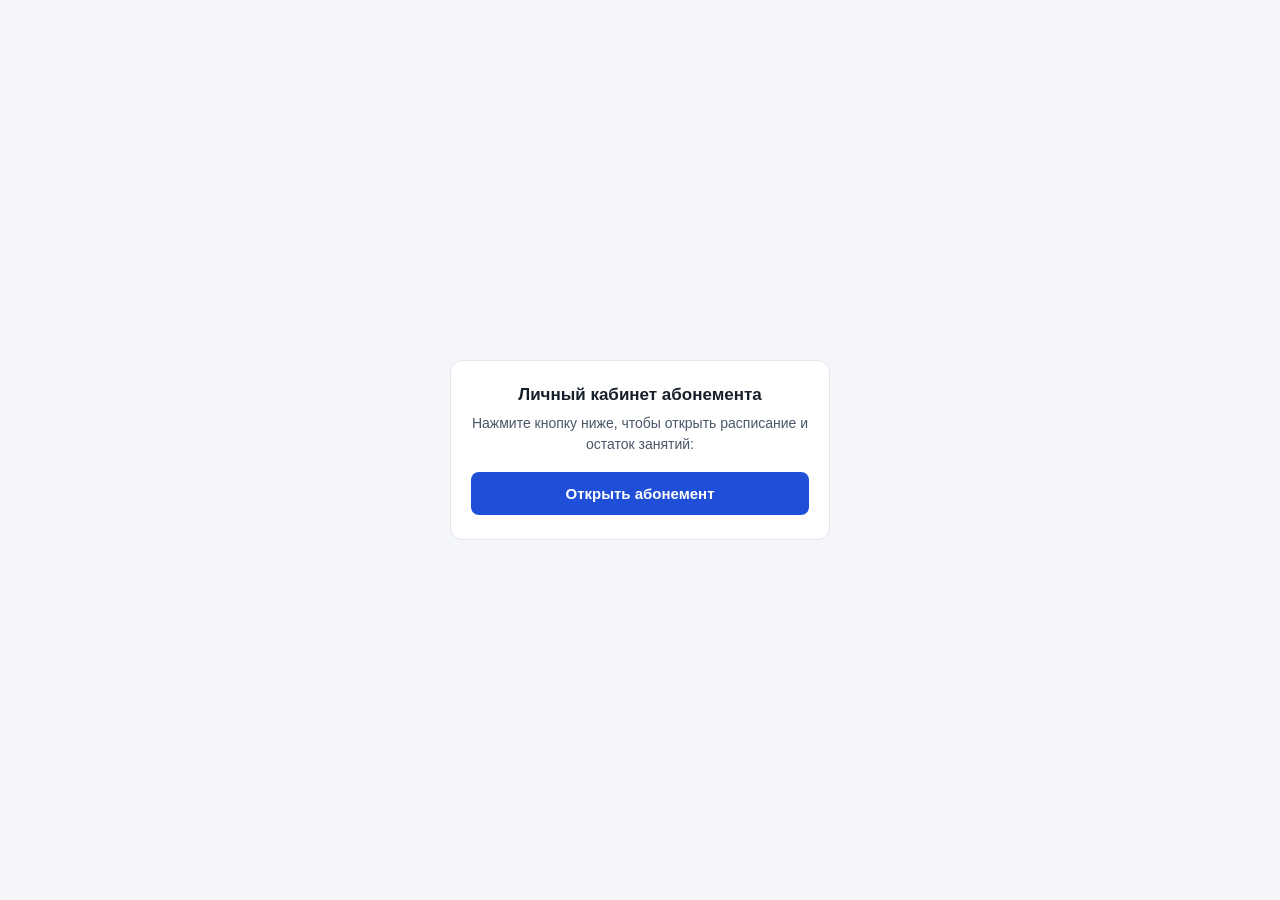
<file: a/index.html>
<!DOCTYPE html>
<html lang="ru">
<head>
  <meta charset="UTF-8">
  <meta name="viewport" content="width=device-width, initial-scale=1">
  <title>Абонемент — Совёнок</title>
  <style>
    * { box-sizing: border-box; }
    body {
      font-family: -apple-system, BlinkMacSystemFont, 'Segoe UI', Roboto, Arial, sans-serif;
      display: flex;
      align-items: center;
      justify-content: center;
      min-height: 100vh;
      margin: 0;
      padding: 20px;
      background: #F4F6F9;
      color: #18202B;
      text-align: center;
    }
    .card {
      background: #fff;
      border: 1px solid #E1E6ED;
      border-radius: 12px;
      padding: 24px 20px;
      max-width: 380px;
      width: 100%;
    }
    .title { font-size: 17px; font-weight: 700; margin: 0 0 8px; }
    .hint { font-size: 14px; color: #4A5668; line-height: 1.45; margin: 0 0 18px; }
    .btn {
      display: block;
      width: 100%;
      padding: 13px 16px;
      background: #1F4FD8;
      color: #fff;
      border: none;
      border-radius: 8px;
      font-size: 15px;
      font-weight: 600;
      cursor: pointer;
    }
  </style>
</head>
<body>
  <div class="card">
    <p class="title">Личный кабинет абонемента</p>
    <p class="hint">Нажмите кнопку ниже, чтобы открыть расписание и остаток занятий:</p>
    <form id="openForm" method="GET" action="https://script.google.com/macros/s/AKfycbzNnR9FnDW4DLd2jNt6dNS8MtSPpBj7XCzELfWkzDouCnWEBruIAQXxRY3KurtJsyRlbg/exec">
      <input type="hidden" name="token" id="tokenInput" value="">
      <button type="submit" class="btn">Открыть абонемент</button>
    </form>
  </div>

  <script>
    var urlParams = new URLSearchParams(window.location.search);
    var token = (urlParams.get('token') || '').trim();
    document.getElementById('tokenInput').value = token;
  </script>
</body>
</html>
</file>
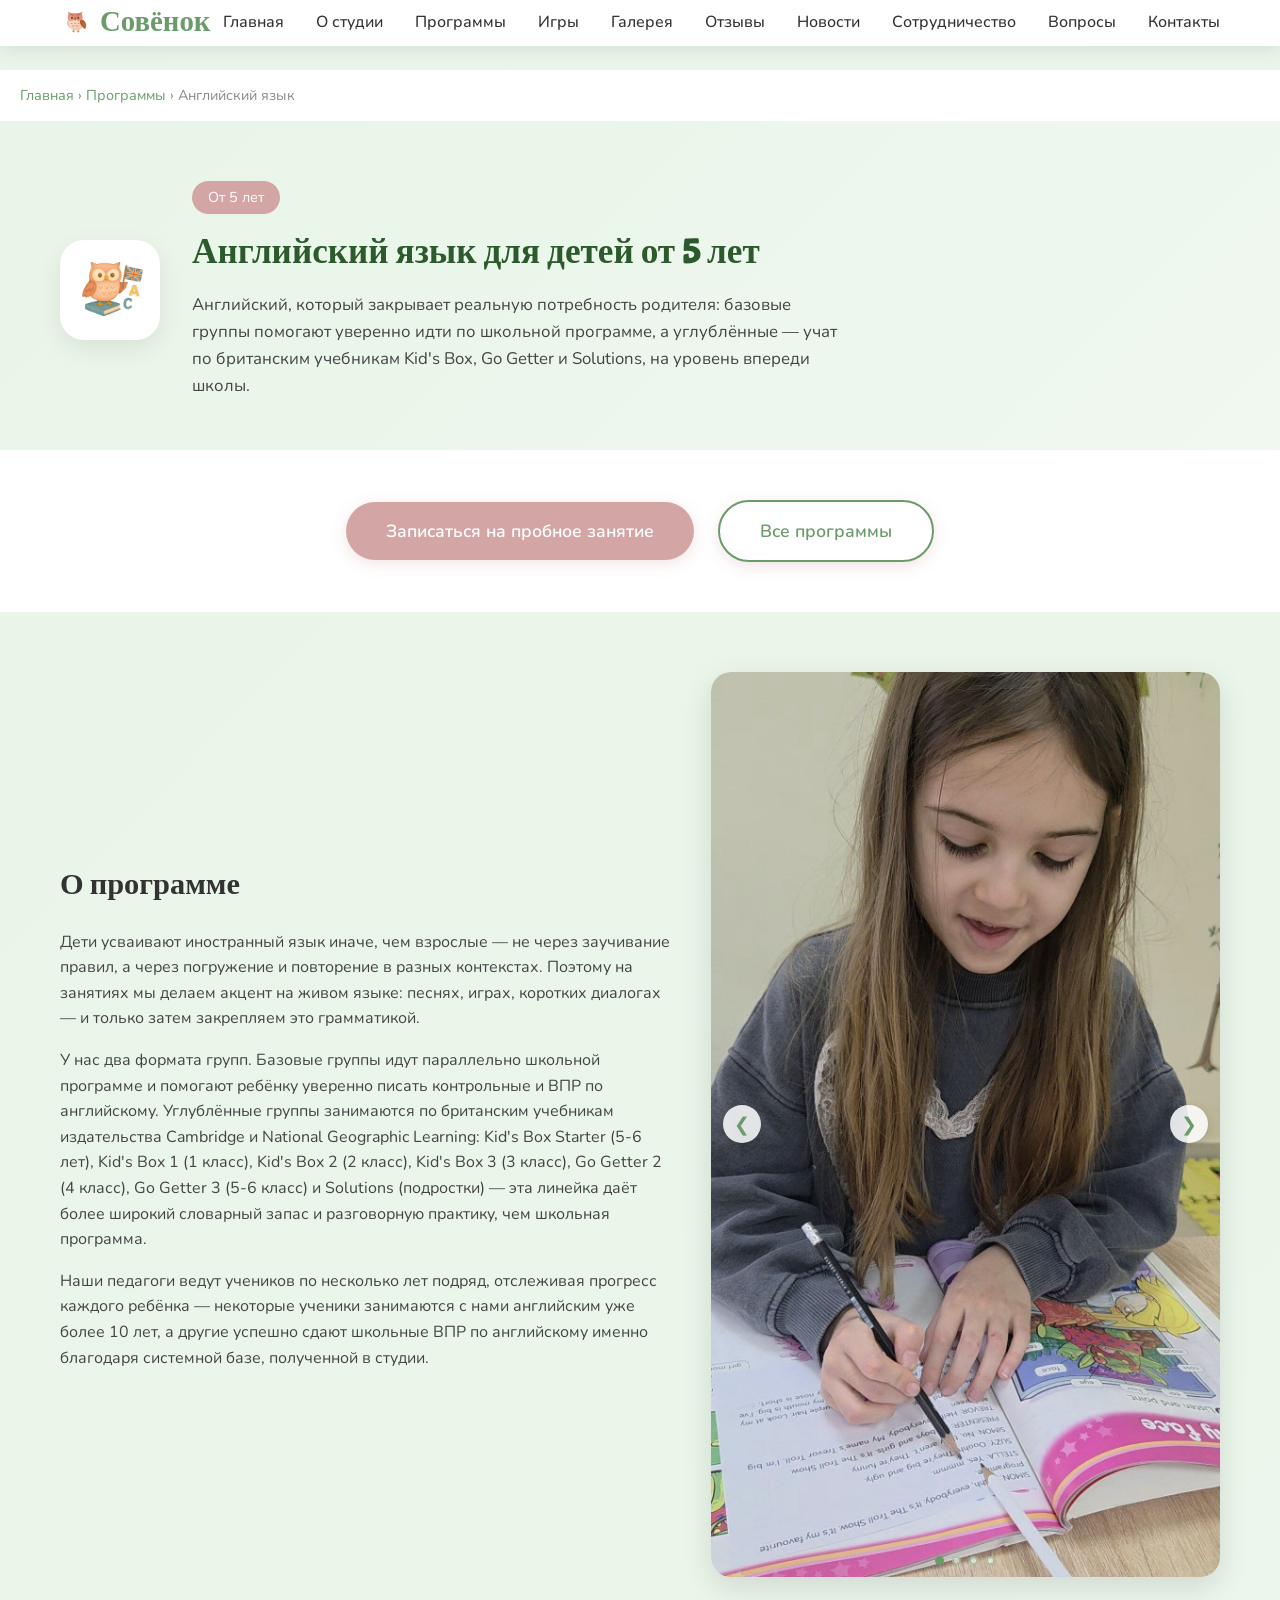
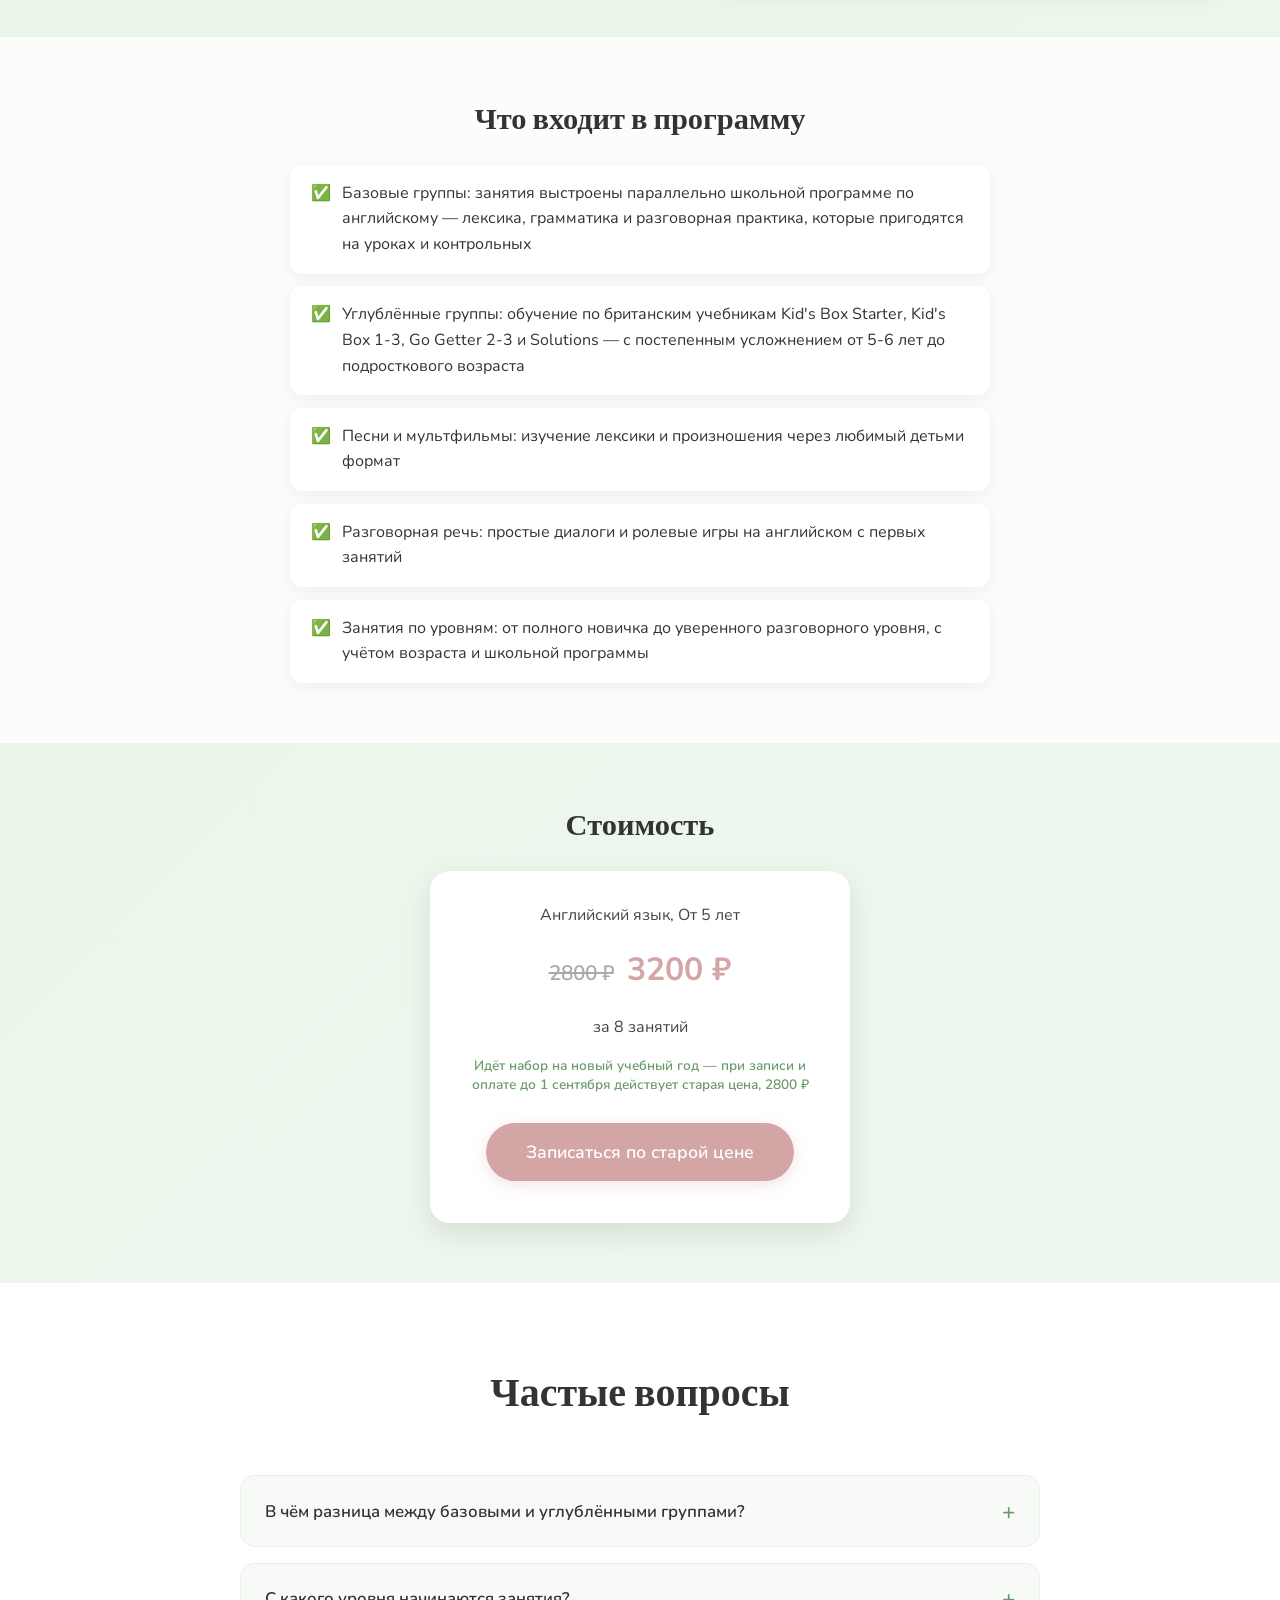
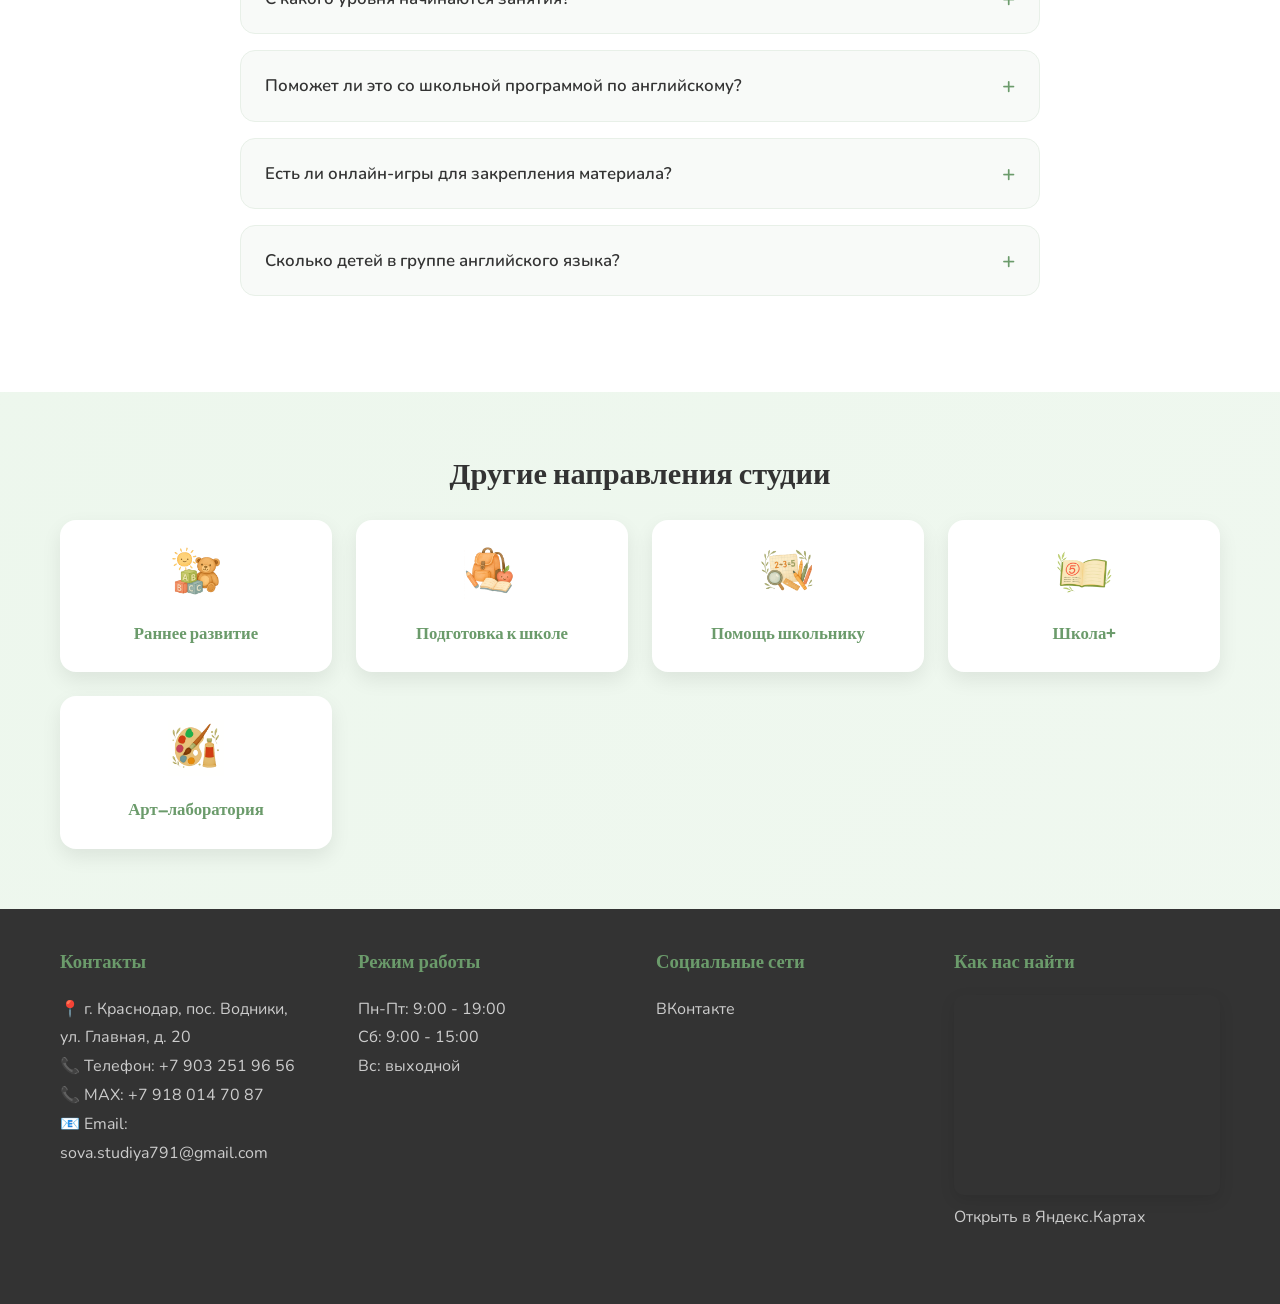
<file: angliyskiy-yazyk.html>
<!DOCTYPE html>
<html lang="ru">
<head>
<meta charset="utf-8"/>
<meta content="width=device-width, initial-scale=1.0" name="viewport"/>

<title>Английский язык для детей в Краснодаре (пос. Водники) — студия «Совёнок»</title>
<meta name="description" content="Английский язык для детей от 5 лет в Краснодаре, пос. Водники: базовые группы по школьной программе и углублённые группы по британским учебникам Kid's Box, Go Getter, Solutions. Группы до 10 человек."/>
<meta name="keywords" content="английский язык для детей Краснодар, английский пос Водники, Kid's Box Краснодар, углублённый английский для детей, подготовка к ВПР по английскому, разговорный английский для дошкольников, английский по школьной программе"/>
<meta name="robots" content="index, follow"/>
<link rel="canonical" href="https://sova-studiya.ru/angliyskiy-yazyk.html"/>

<meta property="og:type" content="website"/>
<meta property="og:locale" content="ru_RU"/>
<meta property="og:title" content="Английский язык для детей в Краснодаре (пос. Водники) — студия «Совёнок»"/>
<meta property="og:description" content="Английский язык для детей от 5 лет в Краснодаре, пос. Водники: базовые группы по школьной программе и углублённые группы по британским учебникам Kid's Box, Go Getter, Solutions. Группы до 10 человек."/>
<meta property="og:image" content="https://sova-studiya.ru/gallery/angliyskiy-yazyk1.jpg"/>
<meta property="og:url" content="https://sova-studiya.ru/angliyskiy-yazyk.html"/>
<meta property="og:site_name" content="Совёнок"/>

<meta name="twitter:card" content="summary_large_image"/>
<meta name="twitter:title" content="Английский язык для детей в Краснодаре (пос. Водники) — студия «Совёнок»"/>
<meta name="twitter:description" content="Английский язык для детей от 5 лет в Краснодаре, пос. Водники: базовые группы по школьной программе и углублённые группы по британским учебникам Kid's Box, Go Getter, Solutions. Группы до 10 человек."/>
<meta name="twitter:image" content="https://sova-studiya.ru/gallery/angliyskiy-yazyk1.jpg"/>

<meta name="theme-color" content="#6B9B6B"/>
<link href="img/sova.png" rel="icon" type="image/png"/>
<link href="img/sova.png" rel="apple-touch-icon"/>

<link rel="preconnect" href="https://fonts.googleapis.com">
<link rel="preconnect" href="https://fonts.gstatic.com" crossorigin>
<link href="https://fonts.googleapis.com/css2?family=Bubblegum+Sans&family=Nunito:wght@300;400;600&display=swap" rel="stylesheet">
<link rel="stylesheet" href="css/main.css">

<script type="application/ld+json">
{
  "@context": "https://schema.org",
  "@type": "Course",
  "name": "Английский язык для детей от 5 лет",
  "description": "Английский язык для детей от 5 лет в Краснодаре, пос. Водники: базовые группы по школьной программе и углублённые группы по британским учебникам Kid's Box, Go Getter, Solutions. Группы до 10 человек.",
  "provider": {
    "@type": "ChildCare",
    "name": "Детская студия развития «Совёнок»",
    "sameAs": "https://sova-studiya.ru/"
  }
}
</script>

<script type="application/ld+json">
{
  "@context": "https://schema.org",
  "@type": "BreadcrumbList",
  "itemListElement": [
    { "@type": "ListItem", "position": 1, "name": "Главная", "item": "https://sova-studiya.ru/" },
    { "@type": "ListItem", "position": 2, "name": "Программы", "item": "https://sova-studiya.ru/index.html#programs" },
    { "@type": "ListItem", "position": 3, "name": "Английский язык", "item": "https://sova-studiya.ru/angliyskiy-yazyk.html" }
  ]
}
</script>

<script type="application/ld+json">
{
  "@context": "https://schema.org",
  "@type": "FAQPage",
  "mainEntity": [
    {
      "@type": "Question",
      "name": "В чём разница между базовыми и углублёнными группами?",
      "acceptedAnswer": { "@type": "Answer", "text": "Базовые группы идут параллельно школьной программе и помогают ребёнку увереннее чувствовать себя на уроках английского. Углублённые группы занимаются по британским учебникам Kid's Box, Go Getter и Solutions — по ним дети получают более широкий словарный запас и разговорную практику, чем в рамках школьной программы." }
    },
    {
      "@type": "Question",
      "name": "С какого уровня начинаются занятия?",
      "acceptedAnswer": { "@type": "Answer", "text": "Мы принимаем детей с нуля, без знания языка. Уровень и формат группы (базовый или углублённый) определяется на пробном занятии, чтобы ребёнку не было ни скучно, ни слишком сложно." }
    },
    {
      "@type": "Question",
      "name": "Поможет ли это со школьной программой по английскому?",
      "acceptedAnswer": { "@type": "Answer", "text": "Да, многие ученики занимаются у нас параллельно со школой — это помогает закрыть пробелы школьной программы и увереннее писать контрольные и ВПР." }
    },
    {
      "@type": "Question",
      "name": "Есть ли онлайн-игры для закрепления материала?",
      "acceptedAnswer": { "@type": "Answer", "text": "Да, на главной странице сайта есть раздел «Развивающие игры» — несколько интерактивных игр на английскую лексику, которые ученики могут проходить дома для закрепления." }
    },
    {
      "@type": "Question",
      "name": "Сколько детей в группе английского языка?",
      "acceptedAnswer": { "@type": "Answer", "text": "В группах английского языка — до 10 человек, это позволяет сохранять живое групповое общение и достаточную разговорную практику для каждого ребёнка." }
    }
  ]
}
</script>
</head>
<body>

<header>
<nav class="container">
    <div class="logo"><a href="index.html" style="color:inherit;text-decoration:none;display:flex;align-items:center;">Совёнок</a></div>
    <ul class="nav-links" id="navLinks">
        <li><a href="index.html#home">Главная</a></li>
        <li><a href="index.html#about">О студии</a></li>
        <li><a href="index.html#programs">Программы</a></li>
        <li><a href="index.html#games">Игры</a></li>
        <li><a href="index.html#gallery">Галерея</a></li>
        <li><a href="index.html#reviews">Отзывы</a></li>
        <li><a href="index.html#news">Новости</a></li>
        <li><a href="index.html#cooperation">Сотрудничество</a></li>
        <li><a href="index.html#faq">Вопросы</a></li>
        <li><a href="index.html#contact">Контакты</a></li>
    </ul>
    <button aria-controls="navLinks" aria-expanded="false" aria-label="Открыть меню" class="burger" id="burgerBtn">
        <span></span><span></span><span></span>
    </button>
</nav>
</header>

<p class="breadcrumbs">
    <span class="container">
        <a href="index.html">Главная</a> &rsaquo; <a href="index.html#programs">Программы</a> &rsaquo; Английский язык
    </span>
</p>

<section class="program-hero">
    <div class="container">
        <div class="program-hero-inner">
            <img class="program-hero-icon" src="img/english.png" alt="Английский язык" width="100" height="100"/>
            <div>
                <div class="age">От 5 лет</div>
                <h1>Английский язык для детей от 5 лет</h1>
                <p class="lead">Английский, который закрывает реальную потребность родителя: базовые группы помогают уверенно идти по школьной программе, а углублённые — учат по британским учебникам Kid's Box, Go Getter и Solutions, на уровень впереди школы.</p>
            </div>
        </div>
    </div>
</section>

<section class="buttons-section">
    <div class="container">
        <a class="cta-button" href="index.html#contact">Записаться на пробное занятие</a>
        <a class="cta-button secondary" href="index.html#programs">Все программы</a>
    </div>
</section>

<section class="content-section">
    <div class="container">
        <div class="content-with-photo">
            <div>
                <h2>О программе</h2>
                <p>Дети усваивают иностранный язык иначе, чем взрослые — не через заучивание правил, а через погружение и повторение в разных контекстах. Поэтому на занятиях мы делаем акцент на живом языке: песнях, играх, коротких диалогах — и только затем закрепляем это грамматикой.</p>
            <p>У нас два формата групп. Базовые группы идут параллельно школьной программе и помогают ребёнку уверенно писать контрольные и ВПР по английскому. Углублённые группы занимаются по британским учебникам издательства Cambridge и National Geographic Learning: Kid's Box Starter (5-6 лет), Kid's Box 1 (1 класс), Kid's Box 2 (2 класс), Kid's Box 3 (3 класс), Go Getter 2 (4 класс), Go Getter 3 (5-6 класс) и Solutions (подростки) — эта линейка даёт более широкий словарный запас и разговорную практику, чем школьная программа.</p>
            <p>Наши педагоги ведут учеников по несколько лет подряд, отслеживая прогресс каждого ребёнка — некоторые ученики занимаются с нами английским уже более 10 лет, а другие успешно сдают школьные ВПР по английскому именно благодаря системной базе, полученной в студии.</p>
            </div>
            <div class="content-photo">
                <div class="photo-carousel" id="carousel-angliyskiy-yazyk" data-count="4">
                <div class="carousel-track">
                    <img src="gallery/angliyskiy-yazyk1.jpg" alt="Занятие английским языком в студии Совёнок" loading="lazy"/>
                    <img src="gallery/angliyskiy-yazyk2.jpg" alt="Дети изучают английский язык через игру" loading="lazy"/>
                    <img src="gallery/angliyskiy-yazyk3.jpg" alt="Групповое занятие по английскому языку" loading="lazy"/>
                    <img src="gallery/angliyskiy-yazyk4.jpg" alt="Углублённый английский по британским учебникам Kid's Box" loading="lazy"/>
                </div>
                <button class="carousel-btn carousel-prev" aria-label="Предыдущее фото">&#10094;</button>
                <button class="carousel-btn carousel-next" aria-label="Следующее фото">&#10095;</button>
                <div class="carousel-dots">
                    <button class="carousel-dot active" data-index="0" aria-label="Слайд 1"></button>
                    <button class="carousel-dot" data-index="1" aria-label="Слайд 2"></button>
                    <button class="carousel-dot" data-index="2" aria-label="Слайд 3"></button>
                    <button class="carousel-dot" data-index="3" aria-label="Слайд 4"></button>
                </div>
            </div>
            </div>
        </div>
    </div>
</section>

<section class="content-section">
    <div class="container">
        <h2>Что входит в программу</h2>
        <ul class="curriculum-list">
                <li>Базовые группы: занятия выстроены параллельно школьной программе по английскому — лексика, грамматика и разговорная практика, которые пригодятся на уроках и контрольных</li>
                <li>Углублённые группы: обучение по британским учебникам Kid's Box Starter, Kid's Box 1-3, Go Getter 2-3 и Solutions — с постепенным усложнением от 5-6 лет до подросткового возраста</li>
                <li>Песни и мультфильмы: изучение лексики и произношения через любимый детьми формат</li>
                <li>Разговорная речь: простые диалоги и ролевые игры на английском с первых занятий</li>
                <li>Занятия по уровням: от полного новичка до уверенного разговорного уровня, с учётом возраста и школьной программы</li>
        </ul>
    </div>
</section>

<section class="content-section">
    <div class="container">
        <h2>Стоимость</h2>
        <div class="price-box">
            <p>Английский язык, От 5 лет</p>
            <div class="amount"><span class="price-old">2800 ₽</span> <span class="price-new">3200 ₽</span></div>
            <p>за 8 занятий</p>
            <p class="price-note">Идёт набор на новый учебный год — при записи и оплате до 1 сентября действует старая цена, 2800 ₽</p>
            <a class="cta-button" href="index.html#contact" style="margin-top:1rem;">Записаться по старой цене</a>
        </div>
    </div>
</section>

<section class="faq">
    <div class="container">
        <h2>Частые вопросы</h2>
        <div class="faq-list">
            <div class="faq-item">
                <button class="faq-question"><span>В чём разница между базовыми и углублёнными группами?</span><span class="plus">+</span></button>
                <div class="faq-answer"><p>Базовые группы идут параллельно школьной программе и помогают ребёнку увереннее чувствовать себя на уроках английского. Углублённые группы занимаются по британским учебникам Kid's Box, Go Getter и Solutions — по ним дети получают более широкий словарный запас и разговорную практику, чем в рамках школьной программы.</p></div>
            </div>
            <div class="faq-item">
                <button class="faq-question"><span>С какого уровня начинаются занятия?</span><span class="plus">+</span></button>
                <div class="faq-answer"><p>Мы принимаем детей с нуля, без знания языка. Уровень и формат группы (базовый или углублённый) определяется на пробном занятии, чтобы ребёнку не было ни скучно, ни слишком сложно.</p></div>
            </div>
            <div class="faq-item">
                <button class="faq-question"><span>Поможет ли это со школьной программой по английскому?</span><span class="plus">+</span></button>
                <div class="faq-answer"><p>Да, многие ученики занимаются у нас параллельно со школой — это помогает закрыть пробелы школьной программы и увереннее писать контрольные и ВПР.</p></div>
            </div>
            <div class="faq-item">
                <button class="faq-question"><span>Есть ли онлайн-игры для закрепления материала?</span><span class="plus">+</span></button>
                <div class="faq-answer"><p>Да, на главной странице сайта есть раздел «Развивающие игры» — несколько интерактивных игр на английскую лексику, которые ученики могут проходить дома для закрепления.</p></div>
            </div>
            <div class="faq-item">
                <button class="faq-question"><span>Сколько детей в группе английского языка?</span><span class="plus">+</span></button>
                <div class="faq-answer"><p>В группах английского языка — до 10 человек, это позволяет сохранять живое групповое общение и достаточную разговорную практику для каждого ребёнка.</p></div>
            </div>
        </div>
    </div>
</section>

<section class="content-section">
    <div class="container">
        <h2>Другие направления студии</h2>
        <div class="related-programs">
            <a class="related-card" href="rannee-razvitie.html">
                <img src="img/early.png" alt="Раннее развитие" width="56" height="56" loading="lazy"/>
                <h3>Раннее развитие</h3>
            </a>
            <a class="related-card" href="podgotovka-k-shkole.html">
                <img src="img/school.png" alt="Подготовка к школе" width="56" height="56" loading="lazy"/>
                <h3>Подготовка к школе</h3>
            </a>
            <a class="related-card" href="pomoshch-shkolniku.html">
                <img src="img/homework.png" alt="Помощь школьнику" width="56" height="56" loading="lazy"/>
                <h3>Помощь школьнику</h3>
            </a>
            <a class="related-card" href="shkola-plus.html">
                <img src="img/help.png" alt="Школа+" width="56" height="56" loading="lazy"/>
                <h3>Школа+</h3>
            </a>
            <a class="related-card" href="art-laboratoriya.html">
                <img src="img/creativity.png" alt="Арт-лаборатория" width="56" height="56" loading="lazy"/>
                <h3>Арт-лаборатория</h3>
            </a>
        </div>
    </div>
</section>

<footer id="contact">
    <div class="container">
        <div class="footer-content">
            <div class="footer-section">
                <h3>Контакты</h3>
                <p>📍 г. Краснодар, пос. Водники,<br/>ул. Главная, д. 20</p>
                <p>📞 Телефон: <a href="tel:+79032519656">+7 903 251 96 56</a></p>
                <p>📞 MAX: <a href="tel:+79180147087">+7 918 014 70 87</a></p>
                <p>📧 Email: <a href="mailto:sova.studiya791@gmail.com">sova.studiya791@gmail.com</a></p>
            </div>
            <div class="footer-section">
                <h3>Режим работы</h3>
                <p>Пн-Пт: 9:00 - 19:00</p>
                <p>Сб: 9:00 - 15:00</p>
                <p>Вс: выходной</p>
            </div>
            <div class="footer-section">
                <h3>Социальные сети</h3>
                <p><a href="https://vk.com/sova.studiya" target="_blank" rel="noopener">ВКонтакте</a></p>
            </div>
            <div class="footer-section">
                <h3>Как нас найти</h3>
                <div class="map-container">
                    <iframe frameborder="0" height="200" loading="lazy"
                        src="https://yandex.ru/map-widget/v1/?ll=38.934734%2C45.153942&z=17&l=map&pt=38.934734%2C45.153942%2Cpm2rdm"
                        width="100%"></iframe>
                </div>
                <p><a href="https://yandex.ru/maps/-/CHHmaQPZ" target="_blank" rel="noopener">Открыть в Яндекс.Картах</a></p>
            </div>
        </div>
    </div>
</footer>

<script>
document.addEventListener('DOMContentLoaded', function () {
    const burgerBtn = document.getElementById('burgerBtn');
    const navLinks  = document.getElementById('navLinks');
    burgerBtn.addEventListener('click', function () {
        const isOpen = navLinks.classList.toggle('open');
        burgerBtn.classList.toggle('open', isOpen);
        burgerBtn.setAttribute('aria-expanded', isOpen ? 'true' : 'false');
    });
    navLinks.querySelectorAll('a').forEach(a => {
        a.addEventListener('click', () => {
            navLinks.classList.remove('open');
            burgerBtn.classList.remove('open');
            burgerBtn.setAttribute('aria-expanded', 'false');
        });
    });

    document.querySelectorAll('.faq-item').forEach(item => {
        const btn = item.querySelector('.faq-question');
        btn.addEventListener('click', () => {
            const wasOpen = item.classList.contains('open');
            document.querySelectorAll('.faq-item.open').forEach(i => i.classList.remove('open'));
            if (!wasOpen) item.classList.add('open');
        });
    });

    // Фото-карусель: высота подстраивается под пропорции текущего фото (без обрезки)
    document.querySelectorAll('.photo-carousel').forEach(carousel => {
        const track = carousel.querySelector('.carousel-track');
        const imgs  = [...track.querySelectorAll('img')];
        const count = parseInt(carousel.dataset.count, 10) || imgs.length;
        const dots  = carousel.querySelectorAll('.carousel-dot');
        let index = 0;

        function applyHeight(img) {
            const width = carousel.clientWidth;
            if (img.naturalWidth && img.naturalHeight) {
                carousel.style.height = (width * img.naturalHeight / img.naturalWidth) + 'px';
            }
        }

        function goTo(i) {
            index = (i + count) % count;
            track.style.transform = 'translateX(-' + (index * 100) + '%)';
            dots.forEach((d, di) => d.classList.toggle('active', di === index));
            const img = imgs[index];
            if (img.complete) { applyHeight(img); }
            else { img.addEventListener('load', () => applyHeight(img), { once: true }); }
        }

        if (imgs[0]) {
            if (imgs[0].complete) applyHeight(imgs[0]);
            else imgs[0].addEventListener('load', () => applyHeight(imgs[0]), { once: true });
        }

        window.addEventListener('resize', () => applyHeight(imgs[index]));

        const prevBtn = carousel.querySelector('.carousel-prev');
        const nextBtn = carousel.querySelector('.carousel-next');
        if (prevBtn) prevBtn.addEventListener('click', () => goTo(index - 1));
        if (nextBtn) nextBtn.addEventListener('click', () => goTo(index + 1));
        dots.forEach(d => d.addEventListener('click', () => goTo(parseInt(d.dataset.index, 10))));
    });

    // Одиночное фото без карусели: подгоняем контейнер по натуральной высоте изображения
    document.querySelectorAll('.content-photo > img').forEach(img => {
        function fit() {
            img.style.height = 'auto';
        }
        if (img.complete) fit(); else img.addEventListener('load', fit, { once: true });
    });
});
</script>
</body>
</html>
</file>
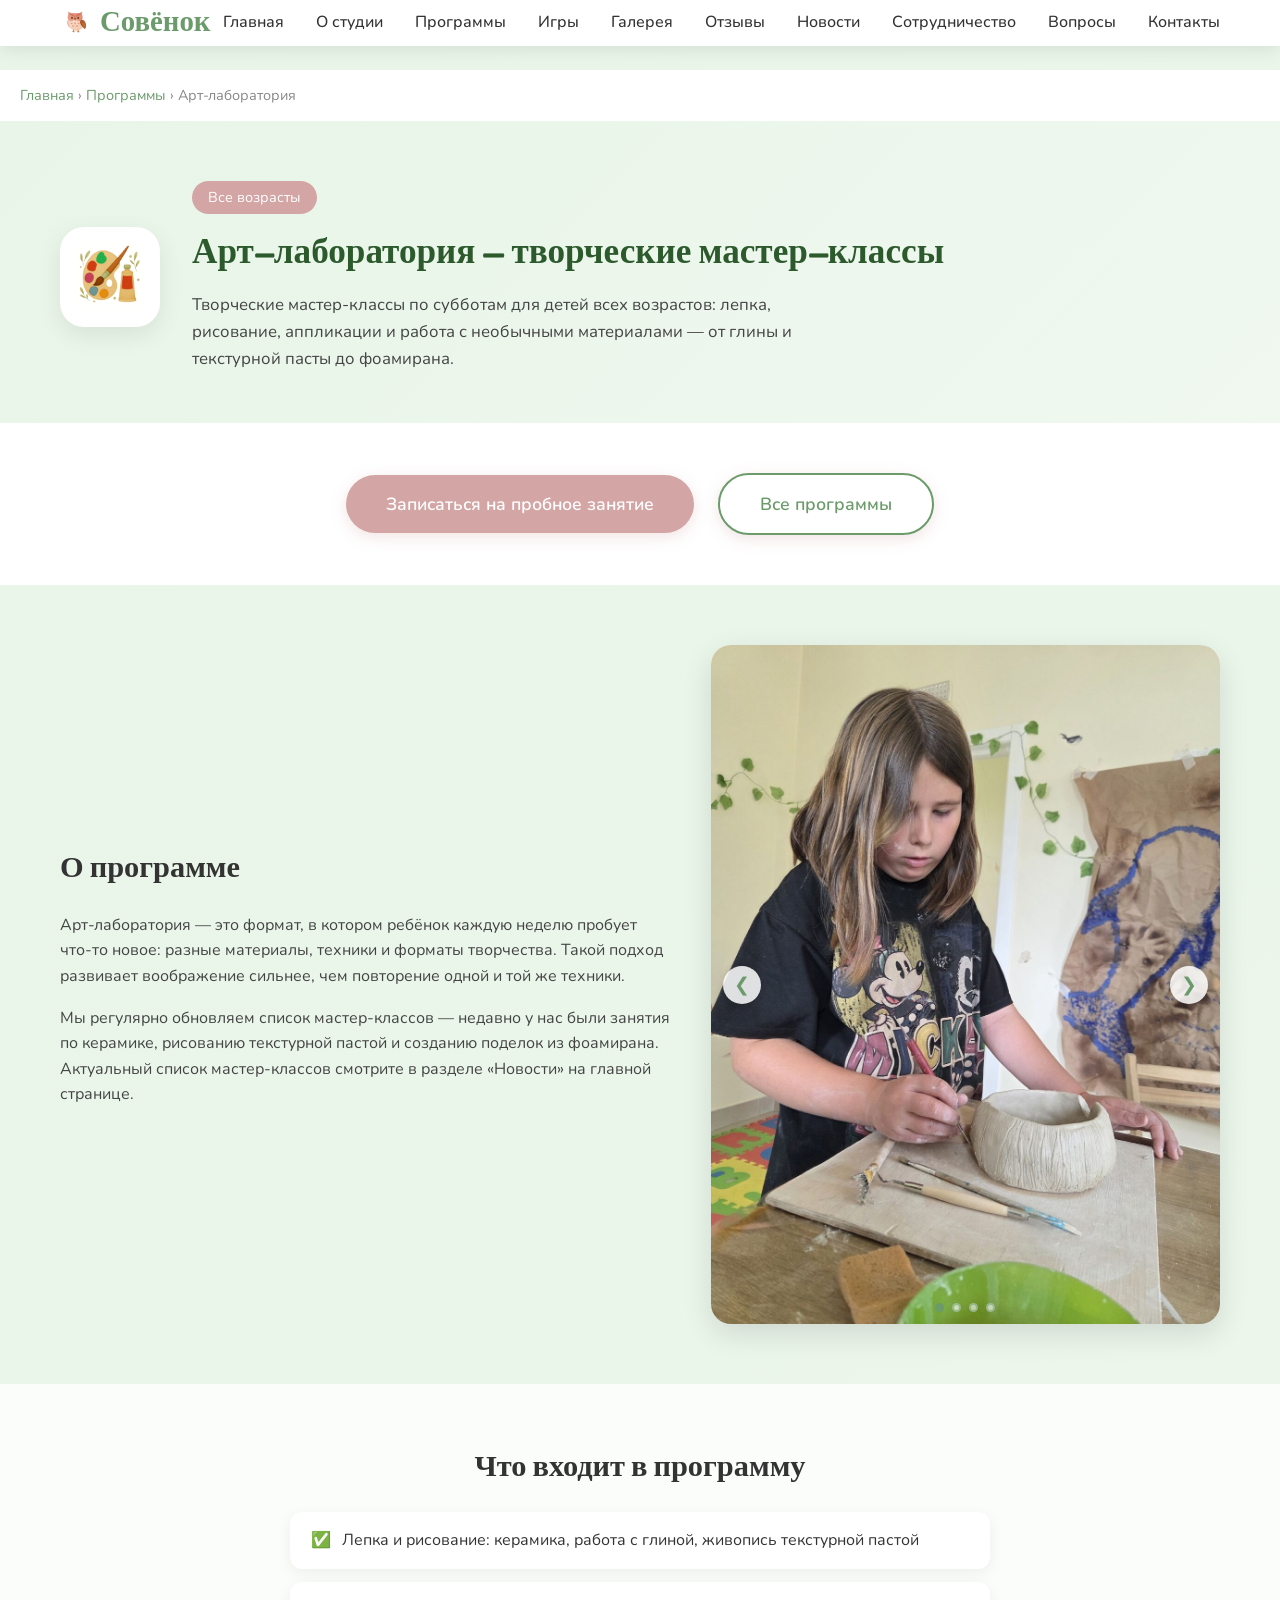
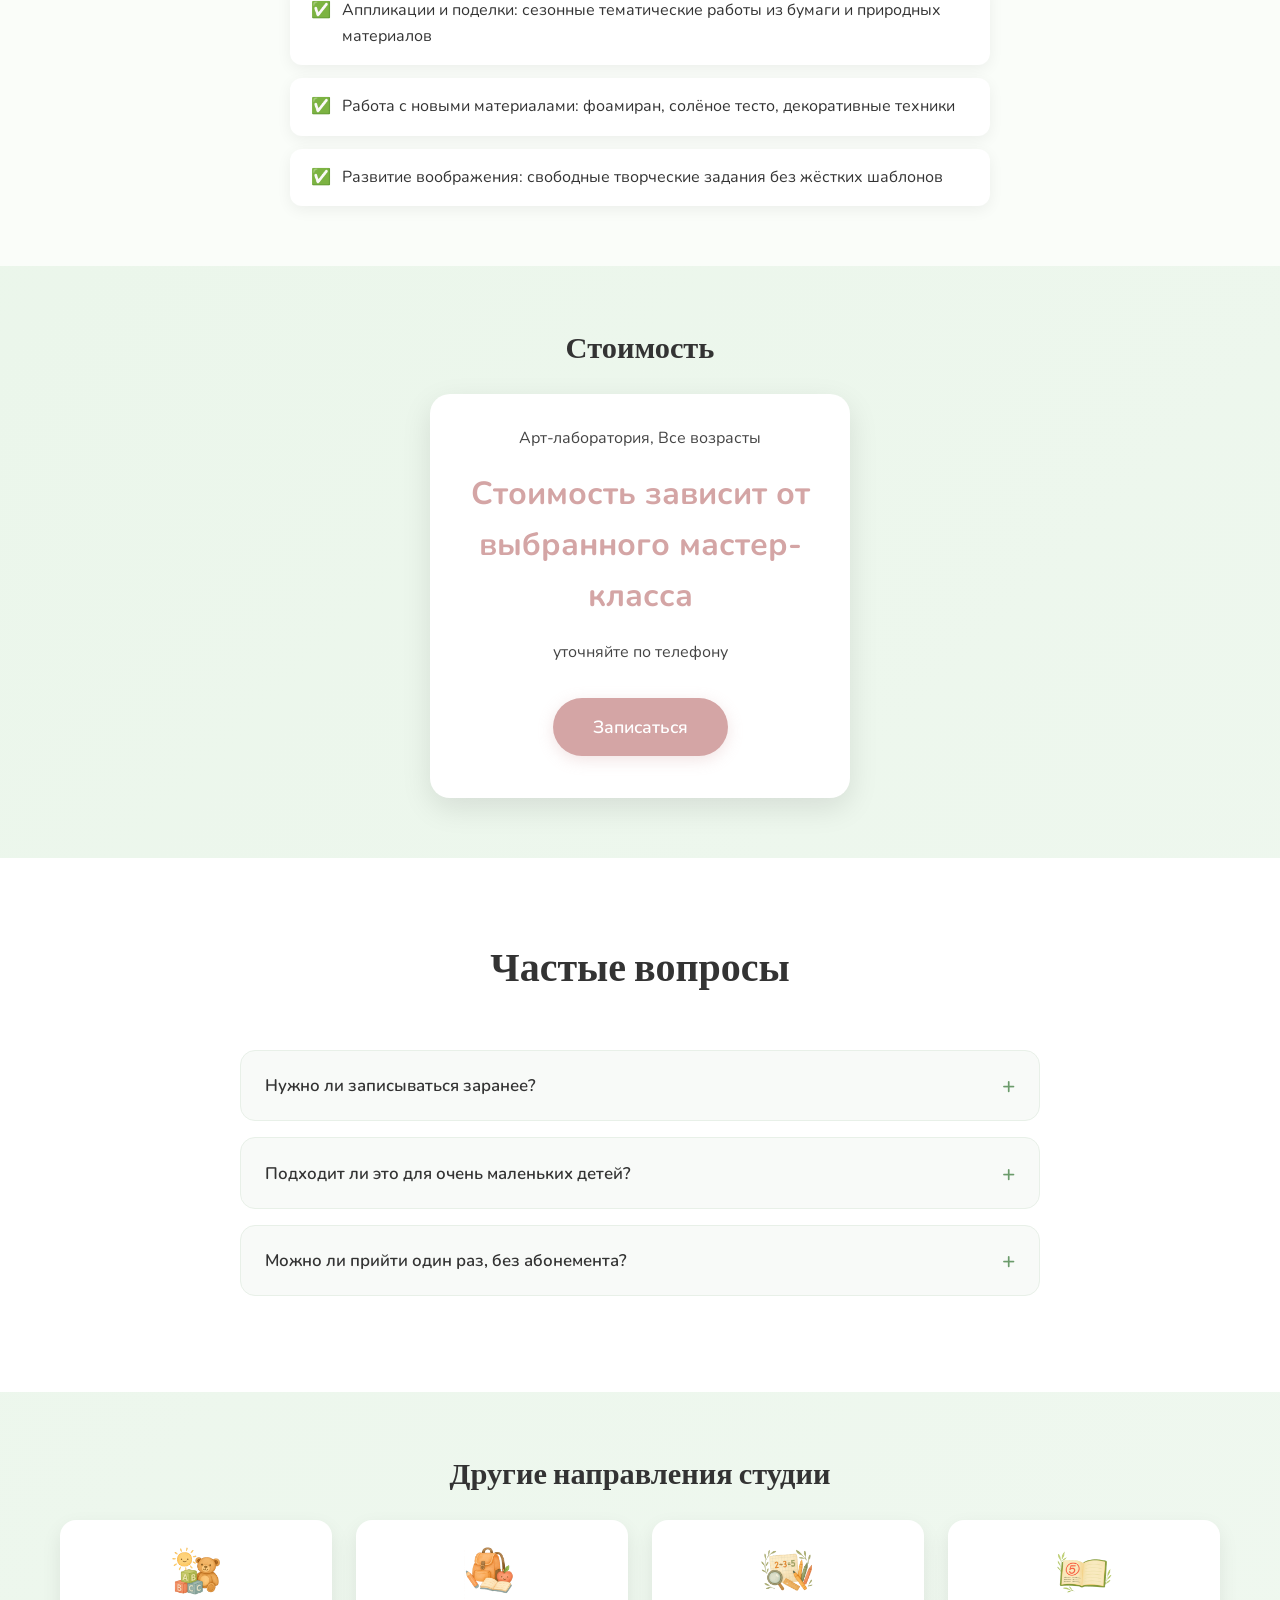
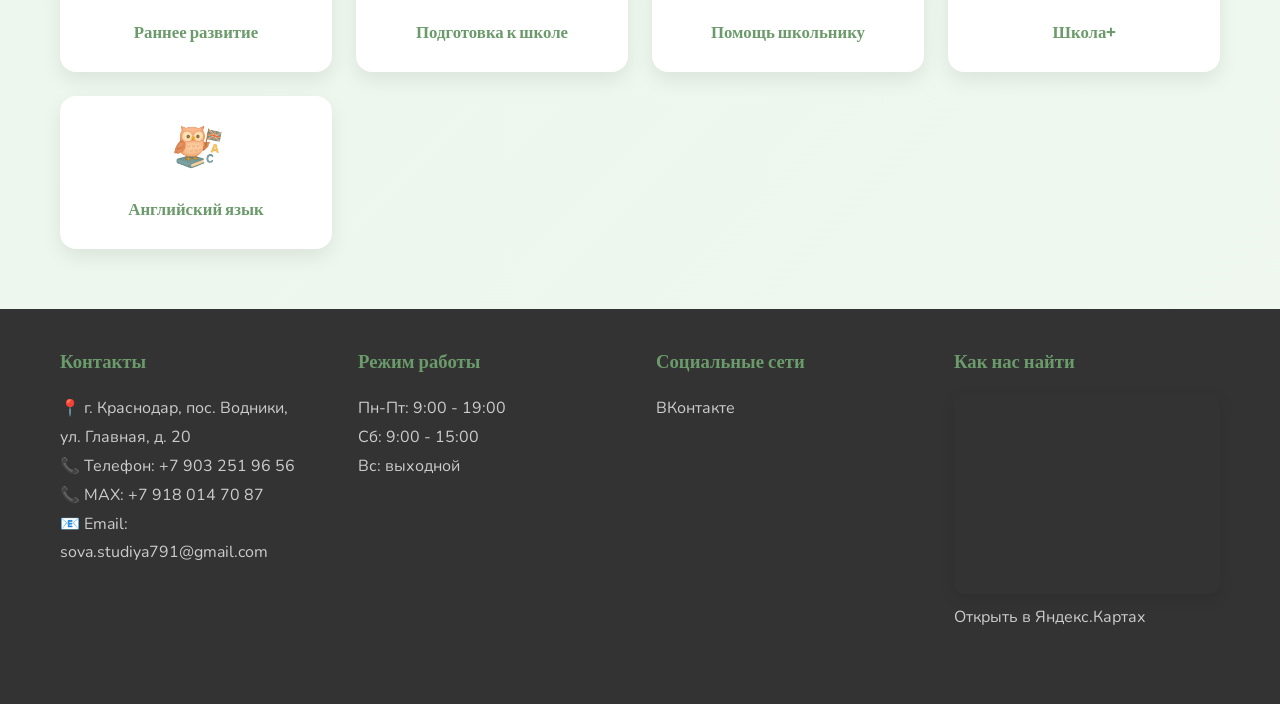
<file: art-laboratoriya.html>
<!DOCTYPE html>
<html lang="ru">
<head>
<meta charset="utf-8"/>
<meta content="width=device-width, initial-scale=1.0" name="viewport"/>

<title>Арт-лаборатория и мастер-классы для детей в Краснодаре — студия «Совёнок»</title>
<meta name="description" content="Творческие мастер-классы для детей всех возрастов в Краснодаре по субботам: лепка, рисование, аппликации, работа с новыми материалами. Студия «Совёнок», пос. Водники."/>
<meta name="keywords" content="мастер-классы для детей Краснодар, творческая студия пос Водники, лепка для детей, рисование для детей Краснодар, детские мастер-классы по субботам, творчество и рукоделие для детей"/>
<meta name="robots" content="index, follow"/>
<link rel="canonical" href="https://sova-studiya.ru/art-laboratoriya.html"/>

<meta property="og:type" content="website"/>
<meta property="og:locale" content="ru_RU"/>
<meta property="og:title" content="Арт-лаборатория и мастер-классы для детей в Краснодаре — студия «Совёнок»"/>
<meta property="og:description" content="Творческие мастер-классы для детей всех возрастов в Краснодаре по субботам: лепка, рисование, аппликации, работа с новыми материалами. Студия «Совёнок», пос. Водники."/>
<meta property="og:image" content="https://sova-studiya.ru/gallery/art-laboratoriya1.jpg"/>
<meta property="og:url" content="https://sova-studiya.ru/art-laboratoriya.html"/>
<meta property="og:site_name" content="Совёнок"/>

<meta name="twitter:card" content="summary_large_image"/>
<meta name="twitter:title" content="Арт-лаборатория и мастер-классы для детей в Краснодаре — студия «Совёнок»"/>
<meta name="twitter:description" content="Творческие мастер-классы для детей всех возрастов в Краснодаре по субботам: лепка, рисование, аппликации, работа с новыми материалами. Студия «Совёнок», пос. Водники."/>
<meta name="twitter:image" content="https://sova-studiya.ru/gallery/art-laboratoriya1.jpg"/>

<meta name="theme-color" content="#6B9B6B"/>
<link href="img/sova.png" rel="icon" type="image/png"/>
<link href="img/sova.png" rel="apple-touch-icon"/>

<link rel="preconnect" href="https://fonts.googleapis.com">
<link rel="preconnect" href="https://fonts.gstatic.com" crossorigin>
<link href="https://fonts.googleapis.com/css2?family=Bubblegum+Sans&family=Nunito:wght@300;400;600&display=swap" rel="stylesheet">
<link rel="stylesheet" href="css/main.css">

<script type="application/ld+json">
{
  "@context": "https://schema.org",
  "@type": "Course",
  "name": "Арт-лаборатория — творческие мастер-классы",
  "description": "Творческие мастер-классы для детей всех возрастов в Краснодаре по субботам: лепка, рисование, аппликации, работа с новыми материалами. Студия «Совёнок», пос. Водники.",
  "provider": {
    "@type": "ChildCare",
    "name": "Детская студия развития «Совёнок»",
    "sameAs": "https://sova-studiya.ru/"
  }
}
</script>

<script type="application/ld+json">
{
  "@context": "https://schema.org",
  "@type": "BreadcrumbList",
  "itemListElement": [
    { "@type": "ListItem", "position": 1, "name": "Главная", "item": "https://sova-studiya.ru/" },
    { "@type": "ListItem", "position": 2, "name": "Программы", "item": "https://sova-studiya.ru/index.html#programs" },
    { "@type": "ListItem", "position": 3, "name": "Арт-лаборатория", "item": "https://sova-studiya.ru/art-laboratoriya.html" }
  ]
}
</script>

<script type="application/ld+json">
{
  "@context": "https://schema.org",
  "@type": "FAQPage",
  "mainEntity": [
    {
      "@type": "Question",
      "name": "Нужно ли записываться заранее?",
      "acceptedAnswer": { "@type": "Answer", "text": "Да, желательно записаться заранее по телефону, так как количество мест на мастер-классе ограничено размером группы." }
    },
    {
      "@type": "Question",
      "name": "Подходит ли это для очень маленьких детей?",
      "acceptedAnswer": { "@type": "Answer", "text": "Мастер-классы адаптируются под возрастные группы — для самых маленьких предусмотрены более простые техники и материалы." }
    },
    {
      "@type": "Question",
      "name": "Можно ли прийти один раз, без абонемента?",
      "acceptedAnswer": { "@type": "Answer", "text": "Да, на мастер-классы «Арт-лаборатории» можно приходить разово, абонемент не обязателен." }
    }
  ]
}
</script>
</head>
<body>

<header>
<nav class="container">
    <div class="logo"><a href="index.html" style="color:inherit;text-decoration:none;display:flex;align-items:center;">Совёнок</a></div>
    <ul class="nav-links" id="navLinks">
        <li><a href="index.html#home">Главная</a></li>
        <li><a href="index.html#about">О студии</a></li>
        <li><a href="index.html#programs">Программы</a></li>
        <li><a href="index.html#games">Игры</a></li>
        <li><a href="index.html#gallery">Галерея</a></li>
        <li><a href="index.html#reviews">Отзывы</a></li>
        <li><a href="index.html#news">Новости</a></li>
        <li><a href="index.html#cooperation">Сотрудничество</a></li>
        <li><a href="index.html#faq">Вопросы</a></li>
        <li><a href="index.html#contact">Контакты</a></li>
    </ul>
    <button aria-controls="navLinks" aria-expanded="false" aria-label="Открыть меню" class="burger" id="burgerBtn">
        <span></span><span></span><span></span>
    </button>
</nav>
</header>

<p class="breadcrumbs">
    <span class="container">
        <a href="index.html">Главная</a> &rsaquo; <a href="index.html#programs">Программы</a> &rsaquo; Арт-лаборатория
    </span>
</p>

<section class="program-hero">
    <div class="container">
        <div class="program-hero-inner">
            <img class="program-hero-icon" src="img/creativity.png" alt="Арт-лаборатория" width="100" height="100"/>
            <div>
                <div class="age">Все возрасты</div>
                <h1>Арт-лаборатория — творческие мастер-классы</h1>
                <p class="lead">Творческие мастер-классы по субботам для детей всех возрастов: лепка, рисование, аппликации и работа с необычными материалами — от глины и текстурной пасты до фоамирана.</p>
            </div>
        </div>
    </div>
</section>

<section class="buttons-section">
    <div class="container">
        <a class="cta-button" href="index.html#contact">Записаться на пробное занятие</a>
        <a class="cta-button secondary" href="index.html#programs">Все программы</a>
    </div>
</section>

<section class="content-section">
    <div class="container">
        <div class="content-with-photo">
            <div>
                <h2>О программе</h2>
                <p>Арт-лаборатория — это формат, в котором ребёнок каждую неделю пробует что-то новое: разные материалы, техники и форматы творчества. Такой подход развивает воображение сильнее, чем повторение одной и той же техники.</p>
            <p>Мы регулярно обновляем список мастер-классов — недавно у нас были занятия по керамике, рисованию текстурной пастой и созданию поделок из фоамирана. Актуальный список мастер-классов смотрите в разделе «Новости» на главной странице.</p>
            </div>
            <div class="content-photo">
                <div class="photo-carousel" id="carousel-art-laboratoriya" data-count="4">
                <div class="carousel-track">
                    <img src="gallery/art-laboratoriya1.jpg" alt="Творческий мастер-класс в Арт-лаборатории студии Совёнок" loading="lazy"/>
                    <img src="gallery/art-laboratoriya2.jpg" alt="Лепка и рисование на мастер-классе для детей" loading="lazy"/>
                    <img src="gallery/art-laboratoriya3.jpg" alt="Дети создают поделки на творческом занятии" loading="lazy"/>
                    <img src="gallery/art-laboratoriya4.jpg" alt="Работа с новыми материалами на Арт-лаборатории" loading="lazy"/>
                </div>
                <button class="carousel-btn carousel-prev" aria-label="Предыдущее фото">&#10094;</button>
                <button class="carousel-btn carousel-next" aria-label="Следующее фото">&#10095;</button>
                <div class="carousel-dots">
                    <button class="carousel-dot active" data-index="0" aria-label="Слайд 1"></button>
                    <button class="carousel-dot" data-index="1" aria-label="Слайд 2"></button>
                    <button class="carousel-dot" data-index="2" aria-label="Слайд 3"></button>
                    <button class="carousel-dot" data-index="3" aria-label="Слайд 4"></button>
                </div>
            </div>
            </div>
        </div>
    </div>
</section>

<section class="content-section">
    <div class="container">
        <h2>Что входит в программу</h2>
        <ul class="curriculum-list">
                <li>Лепка и рисование: керамика, работа с глиной, живопись текстурной пастой</li>
                <li>Аппликации и поделки: сезонные тематические работы из бумаги и природных материалов</li>
                <li>Работа с новыми материалами: фоамиран, солёное тесто, декоративные техники</li>
                <li>Развитие воображения: свободные творческие задания без жёстких шаблонов</li>
        </ul>
    </div>
</section>

<section class="content-section">
    <div class="container">
        <h2>Стоимость</h2>
        <div class="price-box">
            <p>Арт-лаборатория, Все возрасты</p>
            <div class="amount">Стоимость зависит от выбранного мастер-класса</div>
            <p>уточняйте по телефону</p>
            <a class="cta-button" href="index.html#contact" style="margin-top:1rem;">Записаться</a>
        </div>
    </div>
</section>

<section class="faq">
    <div class="container">
        <h2>Частые вопросы</h2>
        <div class="faq-list">
            <div class="faq-item">
                <button class="faq-question"><span>Нужно ли записываться заранее?</span><span class="plus">+</span></button>
                <div class="faq-answer"><p>Да, желательно записаться заранее по телефону, так как количество мест на мастер-классе ограничено размером группы.</p></div>
            </div>
            <div class="faq-item">
                <button class="faq-question"><span>Подходит ли это для очень маленьких детей?</span><span class="plus">+</span></button>
                <div class="faq-answer"><p>Мастер-классы адаптируются под возрастные группы — для самых маленьких предусмотрены более простые техники и материалы.</p></div>
            </div>
            <div class="faq-item">
                <button class="faq-question"><span>Можно ли прийти один раз, без абонемента?</span><span class="plus">+</span></button>
                <div class="faq-answer"><p>Да, на мастер-классы «Арт-лаборатории» можно приходить разово, абонемент не обязателен.</p></div>
            </div>
        </div>
    </div>
</section>

<section class="content-section">
    <div class="container">
        <h2>Другие направления студии</h2>
        <div class="related-programs">
            <a class="related-card" href="rannee-razvitie.html">
                <img src="img/early.png" alt="Раннее развитие" width="56" height="56" loading="lazy"/>
                <h3>Раннее развитие</h3>
            </a>
            <a class="related-card" href="podgotovka-k-shkole.html">
                <img src="img/school.png" alt="Подготовка к школе" width="56" height="56" loading="lazy"/>
                <h3>Подготовка к школе</h3>
            </a>
            <a class="related-card" href="pomoshch-shkolniku.html">
                <img src="img/homework.png" alt="Помощь школьнику" width="56" height="56" loading="lazy"/>
                <h3>Помощь школьнику</h3>
            </a>
            <a class="related-card" href="shkola-plus.html">
                <img src="img/help.png" alt="Школа+" width="56" height="56" loading="lazy"/>
                <h3>Школа+</h3>
            </a>
            <a class="related-card" href="angliyskiy-yazyk.html">
                <img src="img/english.png" alt="Английский язык" width="56" height="56" loading="lazy"/>
                <h3>Английский язык</h3>
            </a>
        </div>
    </div>
</section>

<footer id="contact">
    <div class="container">
        <div class="footer-content">
            <div class="footer-section">
                <h3>Контакты</h3>
                <p>📍 г. Краснодар, пос. Водники,<br/>ул. Главная, д. 20</p>
                <p>📞 Телефон: <a href="tel:+79032519656">+7 903 251 96 56</a></p>
                <p>📞 MAX: <a href="tel:+79180147087">+7 918 014 70 87</a></p>
                <p>📧 Email: <a href="mailto:sova.studiya791@gmail.com">sova.studiya791@gmail.com</a></p>
            </div>
            <div class="footer-section">
                <h3>Режим работы</h3>
                <p>Пн-Пт: 9:00 - 19:00</p>
                <p>Сб: 9:00 - 15:00</p>
                <p>Вс: выходной</p>
            </div>
            <div class="footer-section">
                <h3>Социальные сети</h3>
                <p><a href="https://vk.com/sova.studiya" target="_blank" rel="noopener">ВКонтакте</a></p>
            </div>
            <div class="footer-section">
                <h3>Как нас найти</h3>
                <div class="map-container">
                    <iframe frameborder="0" height="200" loading="lazy"
                        src="https://yandex.ru/map-widget/v1/?ll=38.934734%2C45.153942&z=17&l=map&pt=38.934734%2C45.153942%2Cpm2rdm"
                        width="100%"></iframe>
                </div>
                <p><a href="https://yandex.ru/maps/-/CHHmaQPZ" target="_blank" rel="noopener">Открыть в Яндекс.Картах</a></p>
            </div>
        </div>
    </div>
</footer>

<script>
document.addEventListener('DOMContentLoaded', function () {
    const burgerBtn = document.getElementById('burgerBtn');
    const navLinks  = document.getElementById('navLinks');
    burgerBtn.addEventListener('click', function () {
        const isOpen = navLinks.classList.toggle('open');
        burgerBtn.classList.toggle('open', isOpen);
        burgerBtn.setAttribute('aria-expanded', isOpen ? 'true' : 'false');
    });
    navLinks.querySelectorAll('a').forEach(a => {
        a.addEventListener('click', () => {
            navLinks.classList.remove('open');
            burgerBtn.classList.remove('open');
            burgerBtn.setAttribute('aria-expanded', 'false');
        });
    });

    document.querySelectorAll('.faq-item').forEach(item => {
        const btn = item.querySelector('.faq-question');
        btn.addEventListener('click', () => {
            const wasOpen = item.classList.contains('open');
            document.querySelectorAll('.faq-item.open').forEach(i => i.classList.remove('open'));
            if (!wasOpen) item.classList.add('open');
        });
    });

    // Фото-карусель: высота подстраивается под пропорции текущего фото (без обрезки)
    document.querySelectorAll('.photo-carousel').forEach(carousel => {
        const track = carousel.querySelector('.carousel-track');
        const imgs  = [...track.querySelectorAll('img')];
        const count = parseInt(carousel.dataset.count, 10) || imgs.length;
        const dots  = carousel.querySelectorAll('.carousel-dot');
        let index = 0;

        function applyHeight(img) {
            const width = carousel.clientWidth;
            if (img.naturalWidth && img.naturalHeight) {
                carousel.style.height = (width * img.naturalHeight / img.naturalWidth) + 'px';
            }
        }

        function goTo(i) {
            index = (i + count) % count;
            track.style.transform = 'translateX(-' + (index * 100) + '%)';
            dots.forEach((d, di) => d.classList.toggle('active', di === index));
            const img = imgs[index];
            if (img.complete) { applyHeight(img); }
            else { img.addEventListener('load', () => applyHeight(img), { once: true }); }
        }

        if (imgs[0]) {
            if (imgs[0].complete) applyHeight(imgs[0]);
            else imgs[0].addEventListener('load', () => applyHeight(imgs[0]), { once: true });
        }

        window.addEventListener('resize', () => applyHeight(imgs[index]));

        const prevBtn = carousel.querySelector('.carousel-prev');
        const nextBtn = carousel.querySelector('.carousel-next');
        if (prevBtn) prevBtn.addEventListener('click', () => goTo(index - 1));
        if (nextBtn) nextBtn.addEventListener('click', () => goTo(index + 1));
        dots.forEach(d => d.addEventListener('click', () => goTo(parseInt(d.dataset.index, 10))));
    });

    // Одиночное фото без карусели: подгоняем контейнер по натуральной высоте изображения
    document.querySelectorAll('.content-photo > img').forEach(img => {
        function fit() {
            img.style.height = 'auto';
        }
        if (img.complete) fit(); else img.addEventListener('load', fit, { once: true });
    });
});
</script>
</body>
</html>
</file>
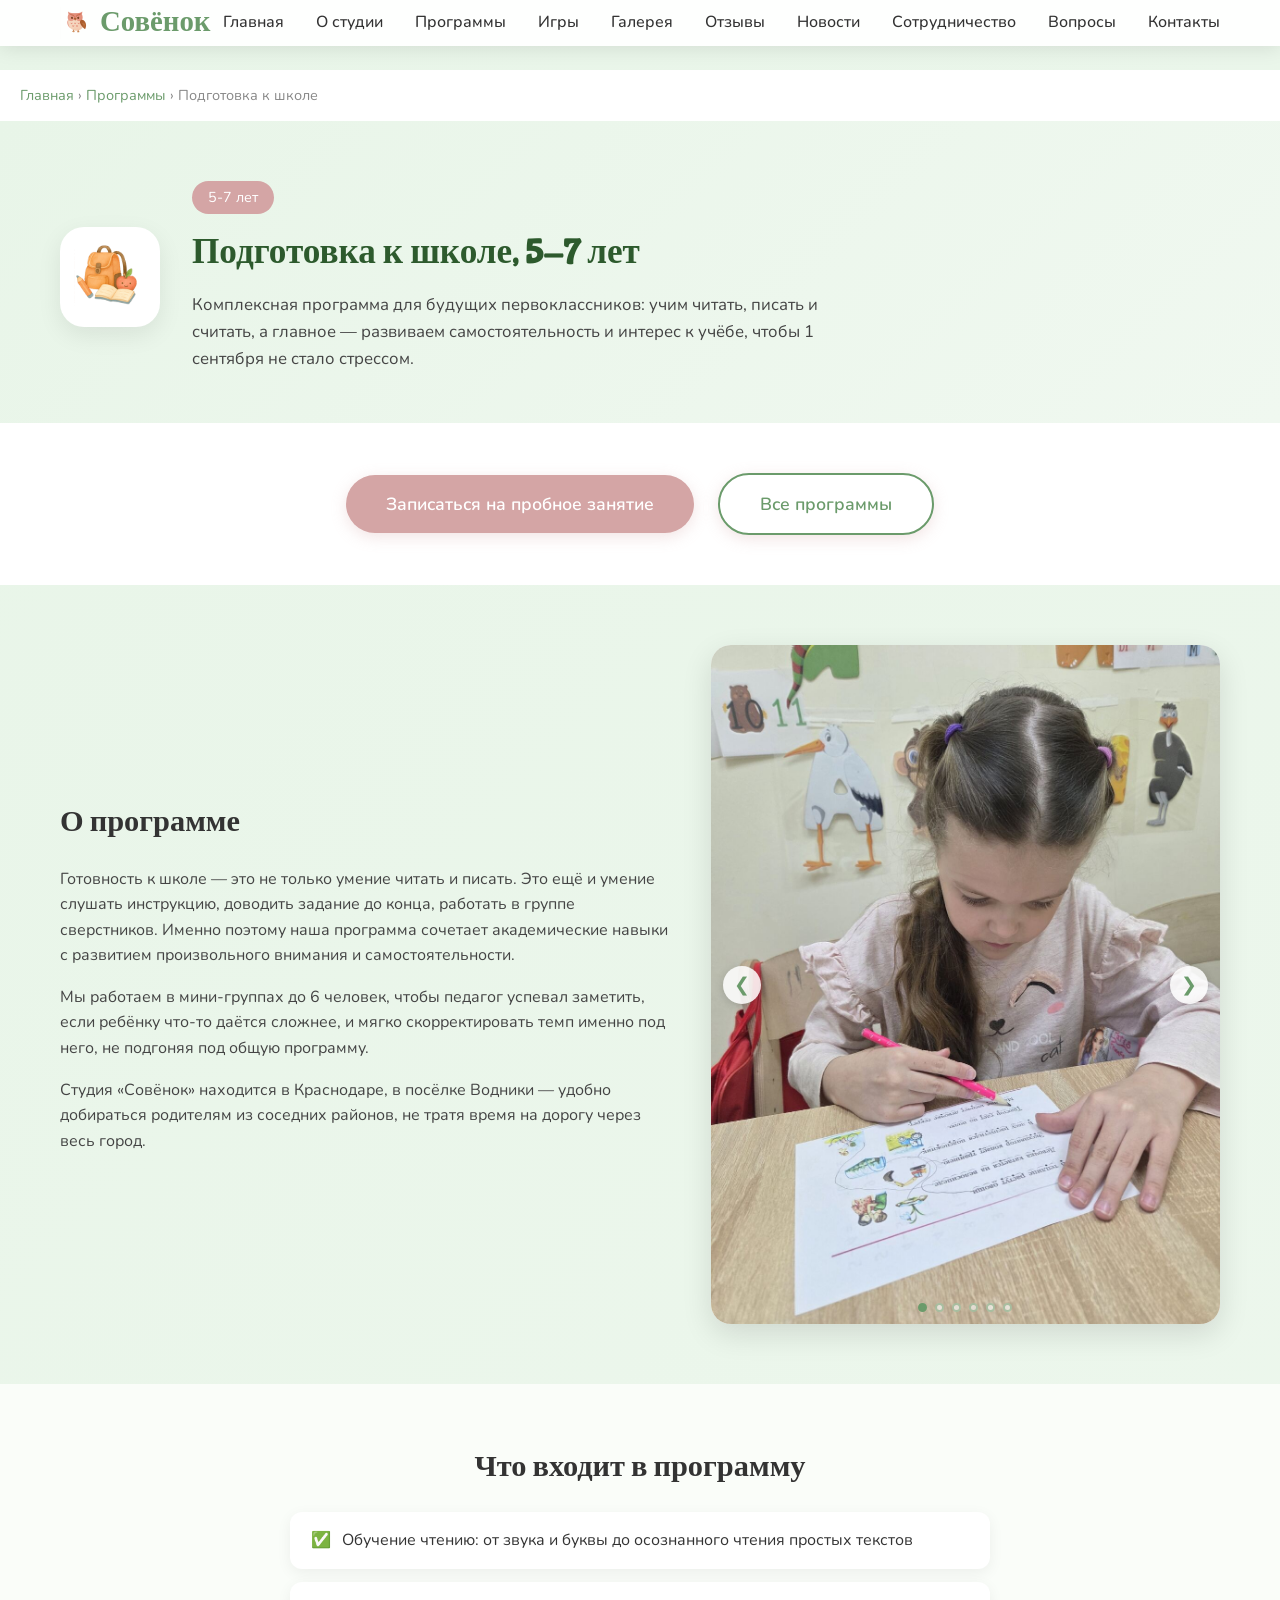
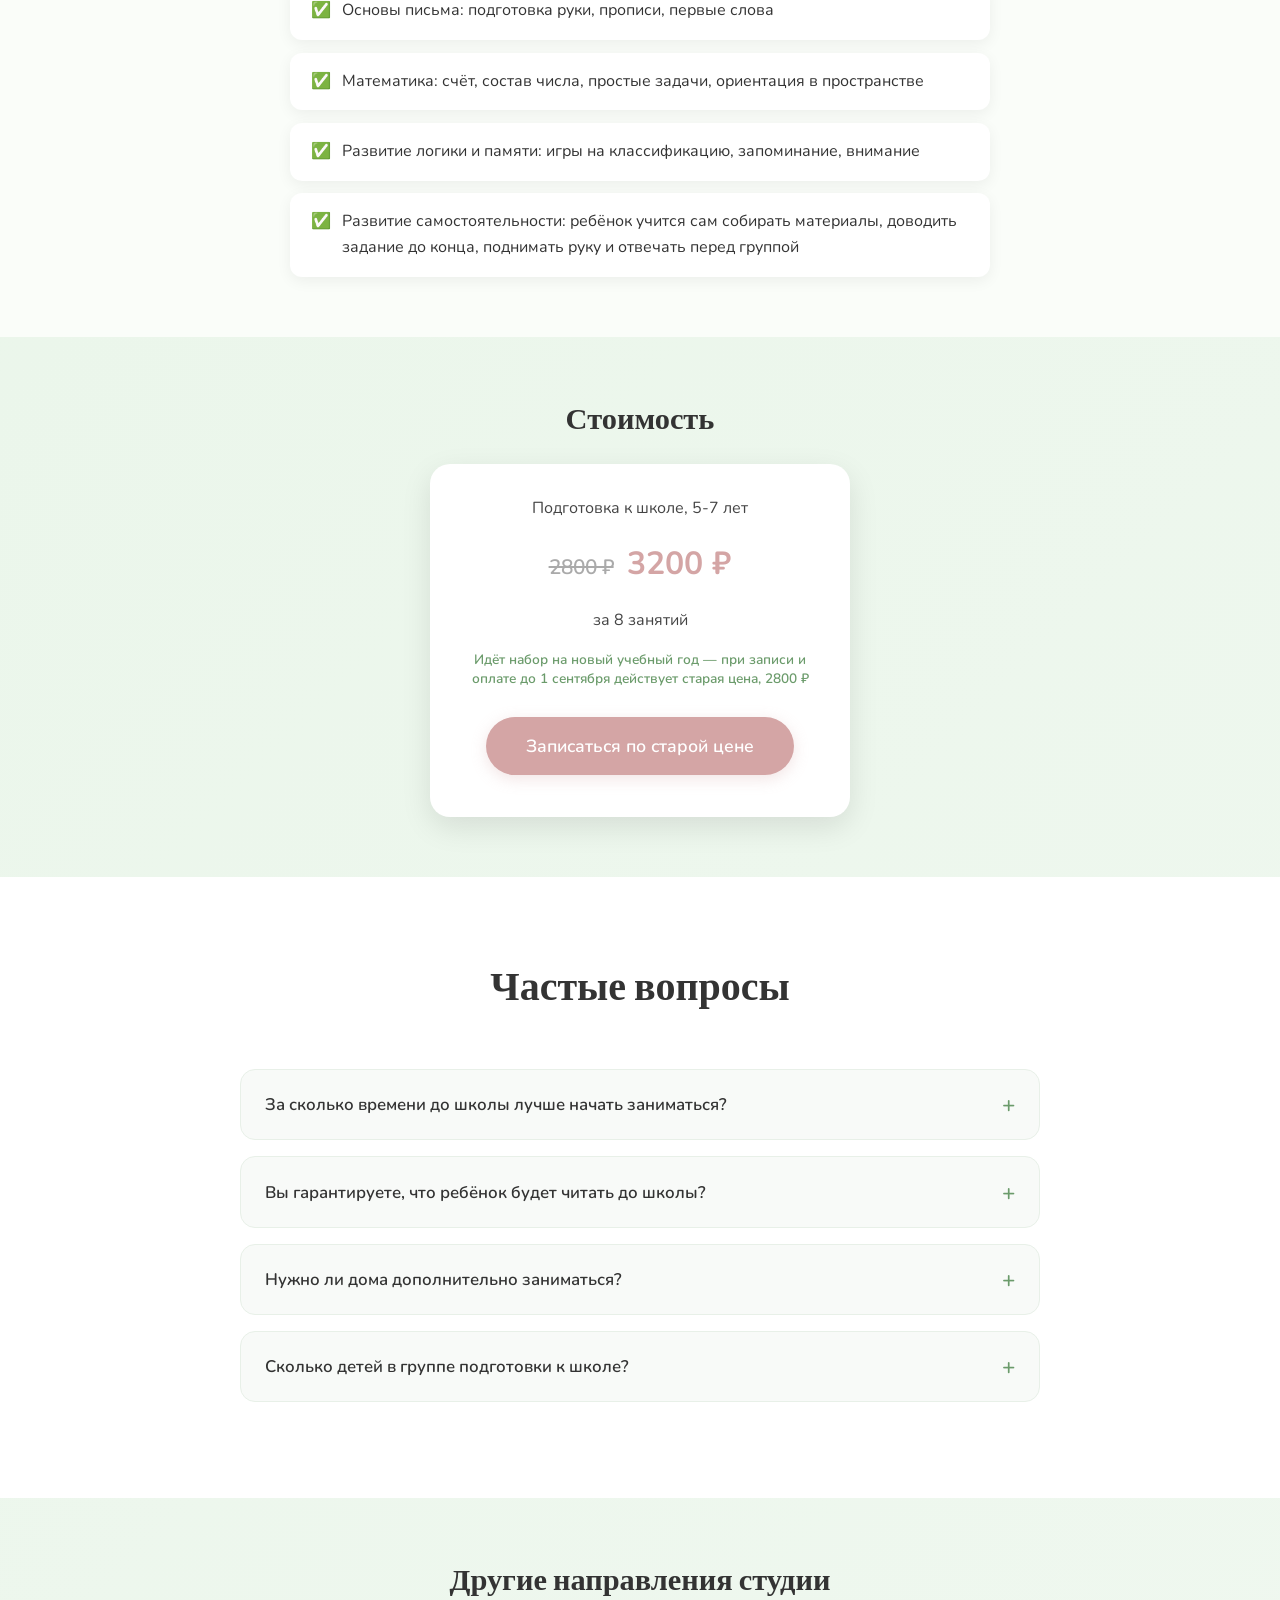
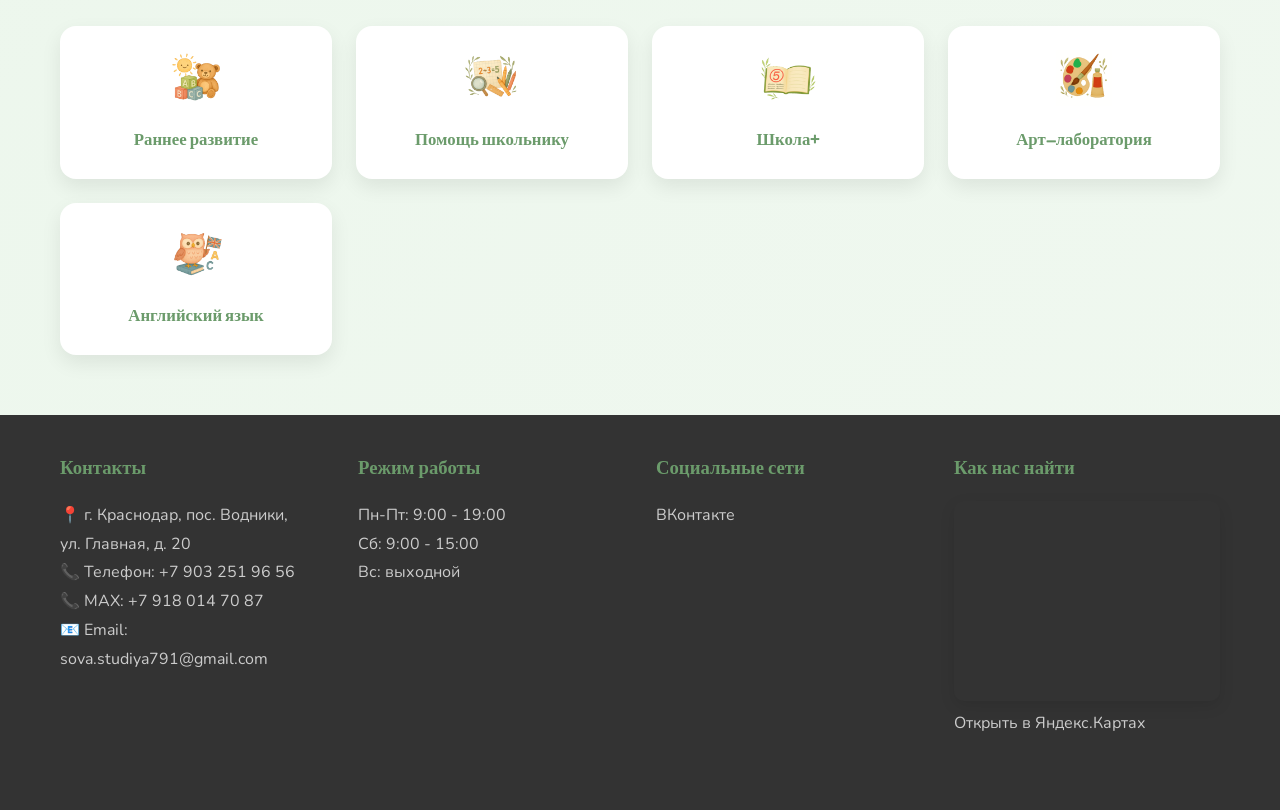
<file: podgotovka-k-shkole.html>
<!DOCTYPE html>
<html lang="ru">
<head>
<meta charset="utf-8"/>
<meta content="width=device-width, initial-scale=1.0" name="viewport"/>

<title>Подготовка к школе в Краснодаре (5-7 лет) — студия «Совёнок», пос. Водники</title>
<meta name="description" content="Комплексная подготовка к школе для детей 5-7 лет в Краснодаре: чтение, письмо, основы математики, развитие логики и памяти. Мини-группы до 6 человек, опытные педагоги."/>
<meta name="keywords" content="подготовка к школе Краснодар, курсы подготовки к школе пос Водники, обучение чтению и письму дошкольников, будущий первоклассник, развитие логики и памяти дошкольников, детский центр подготовки к школе"/>
<meta name="robots" content="index, follow"/>
<link rel="canonical" href="https://sova-studiya.ru/podgotovka-k-shkole.html"/>

<meta property="og:type" content="website"/>
<meta property="og:locale" content="ru_RU"/>
<meta property="og:title" content="Подготовка к школе в Краснодаре (5-7 лет) — студия «Совёнок», пос. Водники"/>
<meta property="og:description" content="Комплексная подготовка к школе для детей 5-7 лет в Краснодаре: чтение, письмо, основы математики, развитие логики и памяти. Мини-группы до 6 человек, опытные педагоги."/>
<meta property="og:image" content="https://sova-studiya.ru/gallery/podgotovka-k-shkole1.jpg"/>
<meta property="og:url" content="https://sova-studiya.ru/podgotovka-k-shkole.html"/>
<meta property="og:site_name" content="Совёнок"/>

<meta name="twitter:card" content="summary_large_image"/>
<meta name="twitter:title" content="Подготовка к школе в Краснодаре (5-7 лет) — студия «Совёнок», пос. Водники"/>
<meta name="twitter:description" content="Комплексная подготовка к школе для детей 5-7 лет в Краснодаре: чтение, письмо, основы математики, развитие логики и памяти. Мини-группы до 6 человек, опытные педагоги."/>
<meta name="twitter:image" content="https://sova-studiya.ru/gallery/podgotovka-k-shkole1.jpg"/>

<meta name="theme-color" content="#6B9B6B"/>
<link href="img/sova.png" rel="icon" type="image/png"/>
<link href="img/sova.png" rel="apple-touch-icon"/>

<link rel="preconnect" href="https://fonts.googleapis.com">
<link rel="preconnect" href="https://fonts.gstatic.com" crossorigin>
<link href="https://fonts.googleapis.com/css2?family=Bubblegum+Sans&family=Nunito:wght@300;400;600&display=swap" rel="stylesheet">
<link rel="stylesheet" href="css/main.css">

<script type="application/ld+json">
{
  "@context": "https://schema.org",
  "@type": "Course",
  "name": "Подготовка к школе, 5-7 лет",
  "description": "Комплексная подготовка к школе для детей 5-7 лет в Краснодаре: чтение, письмо, основы математики, развитие логики и памяти. Мини-группы до 6 человек, опытные педагоги.",
  "provider": {
    "@type": "ChildCare",
    "name": "Детская студия развития «Совёнок»",
    "sameAs": "https://sova-studiya.ru/"
  }
}
</script>

<script type="application/ld+json">
{
  "@context": "https://schema.org",
  "@type": "BreadcrumbList",
  "itemListElement": [
    { "@type": "ListItem", "position": 1, "name": "Главная", "item": "https://sova-studiya.ru/" },
    { "@type": "ListItem", "position": 2, "name": "Программы", "item": "https://sova-studiya.ru/index.html#programs" },
    { "@type": "ListItem", "position": 3, "name": "Подготовка к школе", "item": "https://sova-studiya.ru/podgotovka-k-shkole.html" }
  ]
}
</script>

<script type="application/ld+json">
{
  "@context": "https://schema.org",
  "@type": "FAQPage",
  "mainEntity": [
    {
      "@type": "Question",
      "name": "За сколько времени до школы лучше начать заниматься?",
      "acceptedAnswer": { "@type": "Answer", "text": "Оптимально начинать за год-полтора до школы — это даёт время сформировать навыки без спешки. Но если до 1 сентября осталось меньше времени, мы адаптируем темп программы под ваш срок." }
    },
    {
      "@type": "Question",
      "name": "Вы гарантируете, что ребёнок будет читать до школы?",
      "acceptedAnswer": { "@type": "Answer", "text": "Мы не даём гарантий, одинаковых для всех детей — темп у каждого свой. Но при регулярном посещении подавляющее большинство детей уверенно читают и считают к началу учебного года." }
    },
    {
      "@type": "Question",
      "name": "Нужно ли дома дополнительно заниматься?",
      "acceptedAnswer": { "@type": "Answer", "text": "Домашние задания минимальны и по желанию. Мы считаем, что дошкольник в первую очередь должен сохранять интерес к обучению, а не перегружаться." }
    },
    {
      "@type": "Question",
      "name": "Сколько детей в группе подготовки к школе?",
      "acceptedAnswer": { "@type": "Answer", "text": "Группы небольшие — до 6 человек, что позволяет педагогу уделить внимание уровню подготовки каждого ребёнка." }
    }
  ]
}
</script>
</head>
<body>

<header>
<nav class="container">
    <div class="logo"><a href="index.html" style="color:inherit;text-decoration:none;display:flex;align-items:center;">Совёнок</a></div>
    <ul class="nav-links" id="navLinks">
        <li><a href="index.html#home">Главная</a></li>
        <li><a href="index.html#about">О студии</a></li>
        <li><a href="index.html#programs">Программы</a></li>
        <li><a href="index.html#games">Игры</a></li>
        <li><a href="index.html#gallery">Галерея</a></li>
        <li><a href="index.html#reviews">Отзывы</a></li>
        <li><a href="index.html#news">Новости</a></li>
        <li><a href="index.html#cooperation">Сотрудничество</a></li>
        <li><a href="index.html#faq">Вопросы</a></li>
        <li><a href="index.html#contact">Контакты</a></li>
    </ul>
    <button aria-controls="navLinks" aria-expanded="false" aria-label="Открыть меню" class="burger" id="burgerBtn">
        <span></span><span></span><span></span>
    </button>
</nav>
</header>

<p class="breadcrumbs">
    <span class="container">
        <a href="index.html">Главная</a> &rsaquo; <a href="index.html#programs">Программы</a> &rsaquo; Подготовка к школе
    </span>
</p>

<section class="program-hero">
    <div class="container">
        <div class="program-hero-inner">
            <img class="program-hero-icon" src="img/school.png" alt="Подготовка к школе" width="100" height="100"/>
            <div>
                <div class="age">5-7 лет</div>
                <h1>Подготовка к школе, 5-7 лет</h1>
                <p class="lead">Комплексная программа для будущих первоклассников: учим читать, писать и считать, а главное — развиваем самостоятельность и интерес к учёбе, чтобы 1 сентября не стало стрессом.</p>
            </div>
        </div>
    </div>
</section>

<section class="buttons-section">
    <div class="container">
        <a class="cta-button" href="index.html#contact">Записаться на пробное занятие</a>
        <a class="cta-button secondary" href="index.html#programs">Все программы</a>
    </div>
</section>

<section class="content-section">
    <div class="container">
        <div class="content-with-photo">
            <div>
                <h2>О программе</h2>
                <p>Готовность к школе — это не только умение читать и писать. Это ещё и умение слушать инструкцию, доводить задание до конца, работать в группе сверстников. Именно поэтому наша программа сочетает академические навыки с развитием произвольного внимания и самостоятельности.</p>
            <p>Мы работаем в мини-группах до 6 человек, чтобы педагог успевал заметить, если ребёнку что-то даётся сложнее, и мягко скорректировать темп именно под него, не подгоняя под общую программу.</p>
            <p>Студия «Совёнок» находится в Краснодаре, в посёлке Водники — удобно добираться родителям из соседних районов, не тратя время на дорогу через весь город.</p>
            </div>
            <div class="content-photo">
                <div class="photo-carousel" id="carousel-podgotovka-k-shkole" data-count="6">
                <div class="carousel-track">
                    <img src="gallery/podgotovka-k-shkole1.jpg" alt="Подготовка к школе в студии Совёнок — занятие по чтению" loading="lazy"/>
                    <img src="gallery/podgotovka-k-shkole2.jpg" alt="Будущие первоклассники учатся считать" loading="lazy"/>
                    <img src="gallery/podgotovka-k-shkole3.jpg" alt="Подготовка руки к письму перед школой" loading="lazy"/>
                    <img src="gallery/podgotovka-k-shkole4.jpg" alt="Развитие логики и памяти на занятии подготовки к школе" loading="lazy"/>
                    <img src="gallery/podgotovka-k-shkole5.jpg" alt="Групповое занятие по подготовке к школе" loading="lazy"/>
                    <img src="gallery/podgotovka-k-shkole6.jpg" alt="Дошкольники на занятии в студии Совёнок" loading="lazy"/>
                </div>
                <button class="carousel-btn carousel-prev" aria-label="Предыдущее фото">&#10094;</button>
                <button class="carousel-btn carousel-next" aria-label="Следующее фото">&#10095;</button>
                <div class="carousel-dots">
                    <button class="carousel-dot active" data-index="0" aria-label="Слайд 1"></button>
                    <button class="carousel-dot" data-index="1" aria-label="Слайд 2"></button>
                    <button class="carousel-dot" data-index="2" aria-label="Слайд 3"></button>
                    <button class="carousel-dot" data-index="3" aria-label="Слайд 4"></button>
                    <button class="carousel-dot" data-index="4" aria-label="Слайд 5"></button>
                    <button class="carousel-dot" data-index="5" aria-label="Слайд 6"></button>
                </div>
            </div>
            </div>
        </div>
    </div>
</section>

<section class="content-section">
    <div class="container">
        <h2>Что входит в программу</h2>
        <ul class="curriculum-list">
                <li>Обучение чтению: от звука и буквы до осознанного чтения простых текстов</li>
                <li>Основы письма: подготовка руки, прописи, первые слова</li>
                <li>Математика: счёт, состав числа, простые задачи, ориентация в пространстве</li>
                <li>Развитие логики и памяти: игры на классификацию, запоминание, внимание</li>
                <li>Развитие самостоятельности: ребёнок учится сам собирать материалы, доводить задание до конца, поднимать руку и отвечать перед группой</li>
        </ul>
    </div>
</section>

<section class="content-section">
    <div class="container">
        <h2>Стоимость</h2>
        <div class="price-box">
            <p>Подготовка к школе, 5-7 лет</p>
            <div class="amount"><span class="price-old">2800 ₽</span> <span class="price-new">3200 ₽</span></div>
            <p>за 8 занятий</p>
            <p class="price-note">Идёт набор на новый учебный год — при записи и оплате до 1 сентября действует старая цена, 2800 ₽</p>
            <a class="cta-button" href="index.html#contact" style="margin-top:1rem;">Записаться по старой цене</a>
        </div>
    </div>
</section>

<section class="faq">
    <div class="container">
        <h2>Частые вопросы</h2>
        <div class="faq-list">
            <div class="faq-item">
                <button class="faq-question"><span>За сколько времени до школы лучше начать заниматься?</span><span class="plus">+</span></button>
                <div class="faq-answer"><p>Оптимально начинать за год-полтора до школы — это даёт время сформировать навыки без спешки. Но если до 1 сентября осталось меньше времени, мы адаптируем темп программы под ваш срок.</p></div>
            </div>
            <div class="faq-item">
                <button class="faq-question"><span>Вы гарантируете, что ребёнок будет читать до школы?</span><span class="plus">+</span></button>
                <div class="faq-answer"><p>Мы не даём гарантий, одинаковых для всех детей — темп у каждого свой. Но при регулярном посещении подавляющее большинство детей уверенно читают и считают к началу учебного года.</p></div>
            </div>
            <div class="faq-item">
                <button class="faq-question"><span>Нужно ли дома дополнительно заниматься?</span><span class="plus">+</span></button>
                <div class="faq-answer"><p>Домашние задания минимальны и по желанию. Мы считаем, что дошкольник в первую очередь должен сохранять интерес к обучению, а не перегружаться.</p></div>
            </div>
            <div class="faq-item">
                <button class="faq-question"><span>Сколько детей в группе подготовки к школе?</span><span class="plus">+</span></button>
                <div class="faq-answer"><p>Группы небольшие — до 6 человек, что позволяет педагогу уделить внимание уровню подготовки каждого ребёнка.</p></div>
            </div>
        </div>
    </div>
</section>

<section class="content-section">
    <div class="container">
        <h2>Другие направления студии</h2>
        <div class="related-programs">
            <a class="related-card" href="rannee-razvitie.html">
                <img src="img/early.png" alt="Раннее развитие" width="56" height="56" loading="lazy"/>
                <h3>Раннее развитие</h3>
            </a>
            <a class="related-card" href="pomoshch-shkolniku.html">
                <img src="img/homework.png" alt="Помощь школьнику" width="56" height="56" loading="lazy"/>
                <h3>Помощь школьнику</h3>
            </a>
            <a class="related-card" href="shkola-plus.html">
                <img src="img/help.png" alt="Школа+" width="56" height="56" loading="lazy"/>
                <h3>Школа+</h3>
            </a>
            <a class="related-card" href="art-laboratoriya.html">
                <img src="img/creativity.png" alt="Арт-лаборатория" width="56" height="56" loading="lazy"/>
                <h3>Арт-лаборатория</h3>
            </a>
            <a class="related-card" href="angliyskiy-yazyk.html">
                <img src="img/english.png" alt="Английский язык" width="56" height="56" loading="lazy"/>
                <h3>Английский язык</h3>
            </a>
        </div>
    </div>
</section>

<footer id="contact">
    <div class="container">
        <div class="footer-content">
            <div class="footer-section">
                <h3>Контакты</h3>
                <p>📍 г. Краснодар, пос. Водники,<br/>ул. Главная, д. 20</p>
                <p>📞 Телефон: <a href="tel:+79032519656">+7 903 251 96 56</a></p>
                <p>📞 MAX: <a href="tel:+79180147087">+7 918 014 70 87</a></p>
                <p>📧 Email: <a href="mailto:sova.studiya791@gmail.com">sova.studiya791@gmail.com</a></p>
            </div>
            <div class="footer-section">
                <h3>Режим работы</h3>
                <p>Пн-Пт: 9:00 - 19:00</p>
                <p>Сб: 9:00 - 15:00</p>
                <p>Вс: выходной</p>
            </div>
            <div class="footer-section">
                <h3>Социальные сети</h3>
                <p><a href="https://vk.com/sova.studiya" target="_blank" rel="noopener">ВКонтакте</a></p>
            </div>
            <div class="footer-section">
                <h3>Как нас найти</h3>
                <div class="map-container">
                    <iframe frameborder="0" height="200" loading="lazy"
                        src="https://yandex.ru/map-widget/v1/?ll=38.934734%2C45.153942&z=17&l=map&pt=38.934734%2C45.153942%2Cpm2rdm"
                        width="100%"></iframe>
                </div>
                <p><a href="https://yandex.ru/maps/-/CHHmaQPZ" target="_blank" rel="noopener">Открыть в Яндекс.Картах</a></p>
            </div>
        </div>
    </div>
</footer>

<script>
document.addEventListener('DOMContentLoaded', function () {
    const burgerBtn = document.getElementById('burgerBtn');
    const navLinks  = document.getElementById('navLinks');
    burgerBtn.addEventListener('click', function () {
        const isOpen = navLinks.classList.toggle('open');
        burgerBtn.classList.toggle('open', isOpen);
        burgerBtn.setAttribute('aria-expanded', isOpen ? 'true' : 'false');
    });
    navLinks.querySelectorAll('a').forEach(a => {
        a.addEventListener('click', () => {
            navLinks.classList.remove('open');
            burgerBtn.classList.remove('open');
            burgerBtn.setAttribute('aria-expanded', 'false');
        });
    });

    document.querySelectorAll('.faq-item').forEach(item => {
        const btn = item.querySelector('.faq-question');
        btn.addEventListener('click', () => {
            const wasOpen = item.classList.contains('open');
            document.querySelectorAll('.faq-item.open').forEach(i => i.classList.remove('open'));
            if (!wasOpen) item.classList.add('open');
        });
    });

    // Фото-карусель: высота подстраивается под пропорции текущего фото (без обрезки)
    document.querySelectorAll('.photo-carousel').forEach(carousel => {
        const track = carousel.querySelector('.carousel-track');
        const imgs  = [...track.querySelectorAll('img')];
        const count = parseInt(carousel.dataset.count, 10) || imgs.length;
        const dots  = carousel.querySelectorAll('.carousel-dot');
        let index = 0;

        function applyHeight(img) {
            const width = carousel.clientWidth;
            if (img.naturalWidth && img.naturalHeight) {
                carousel.style.height = (width * img.naturalHeight / img.naturalWidth) + 'px';
            }
        }

        function goTo(i) {
            index = (i + count) % count;
            track.style.transform = 'translateX(-' + (index * 100) + '%)';
            dots.forEach((d, di) => d.classList.toggle('active', di === index));
            const img = imgs[index];
            if (img.complete) { applyHeight(img); }
            else { img.addEventListener('load', () => applyHeight(img), { once: true }); }
        }

        if (imgs[0]) {
            if (imgs[0].complete) applyHeight(imgs[0]);
            else imgs[0].addEventListener('load', () => applyHeight(imgs[0]), { once: true });
        }

        window.addEventListener('resize', () => applyHeight(imgs[index]));

        const prevBtn = carousel.querySelector('.carousel-prev');
        const nextBtn = carousel.querySelector('.carousel-next');
        if (prevBtn) prevBtn.addEventListener('click', () => goTo(index - 1));
        if (nextBtn) nextBtn.addEventListener('click', () => goTo(index + 1));
        dots.forEach(d => d.addEventListener('click', () => goTo(parseInt(d.dataset.index, 10))));
    });

    // Одиночное фото без карусели: подгоняем контейнер по натуральной высоте изображения
    document.querySelectorAll('.content-photo > img').forEach(img => {
        function fit() {
            img.style.height = 'auto';
        }
        if (img.complete) fit(); else img.addEventListener('load', fit, { once: true });
    });
});
</script>
</body>
</html>
</file>
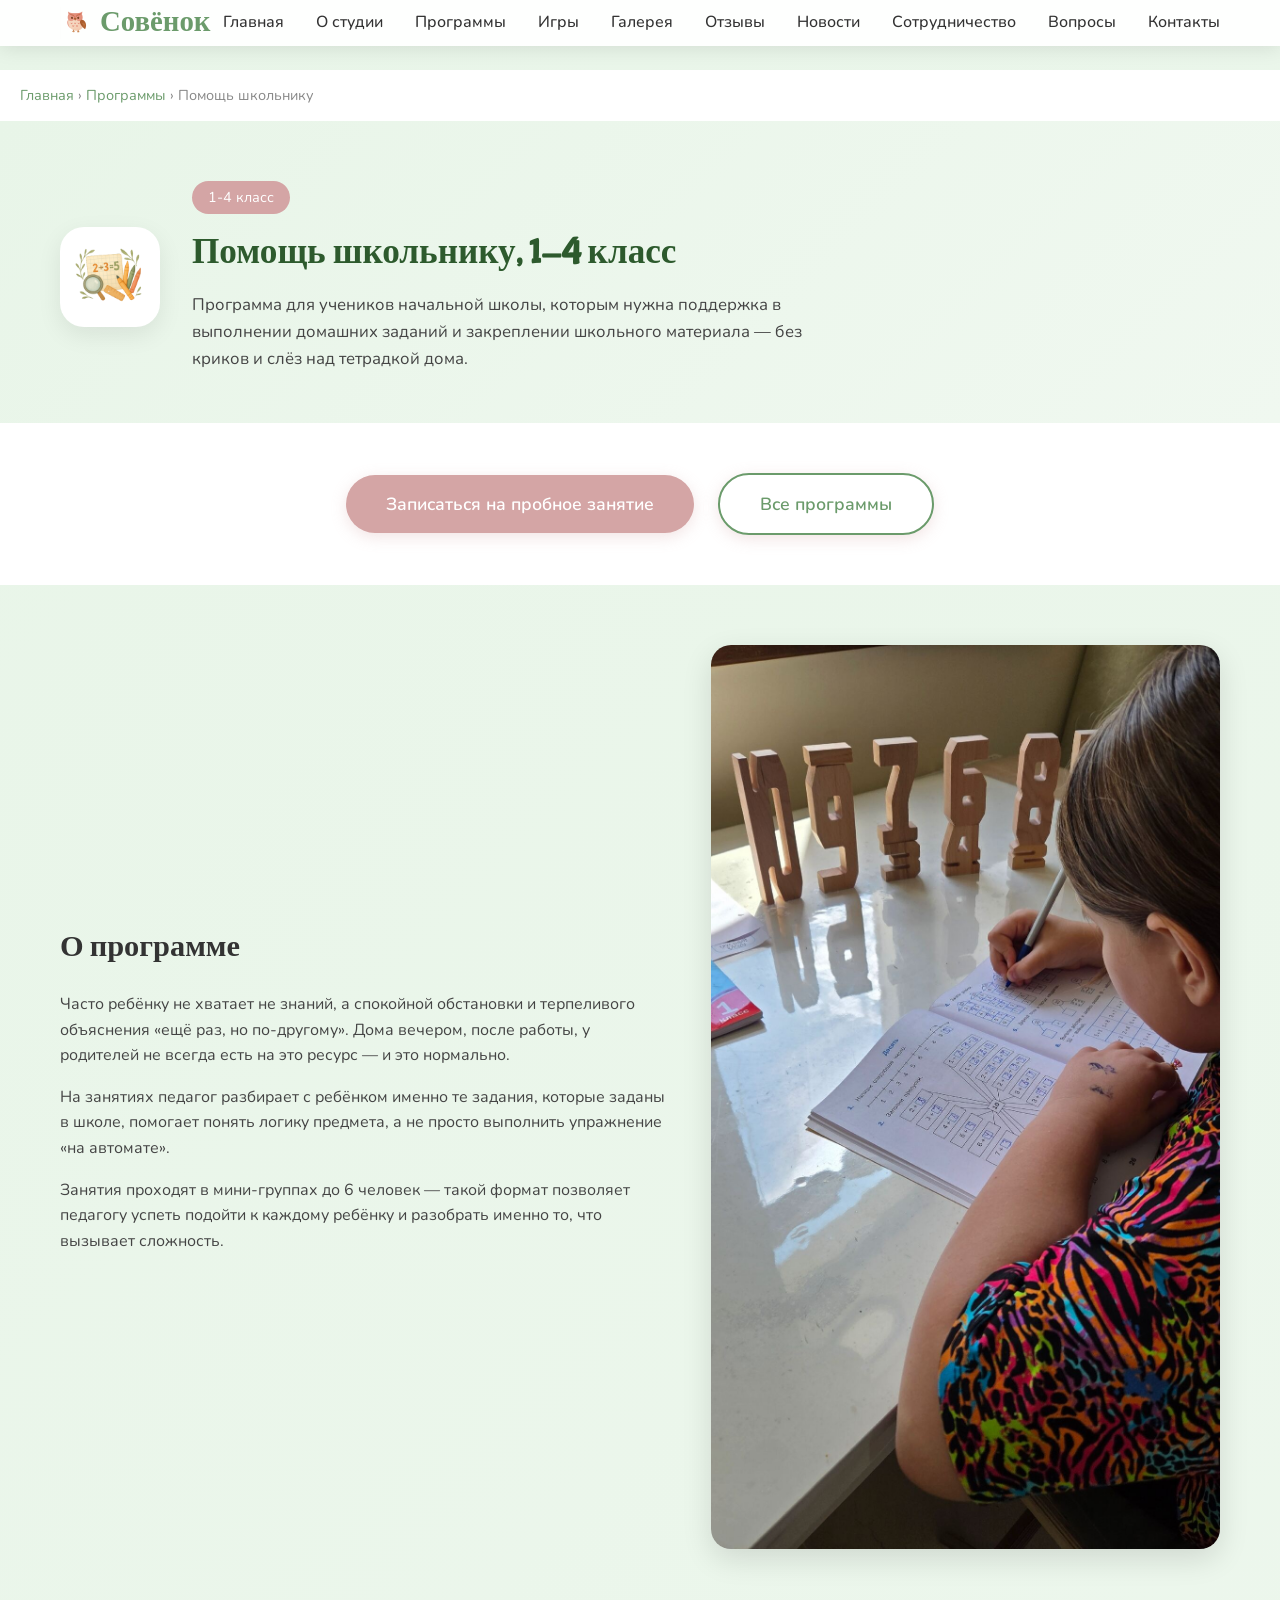
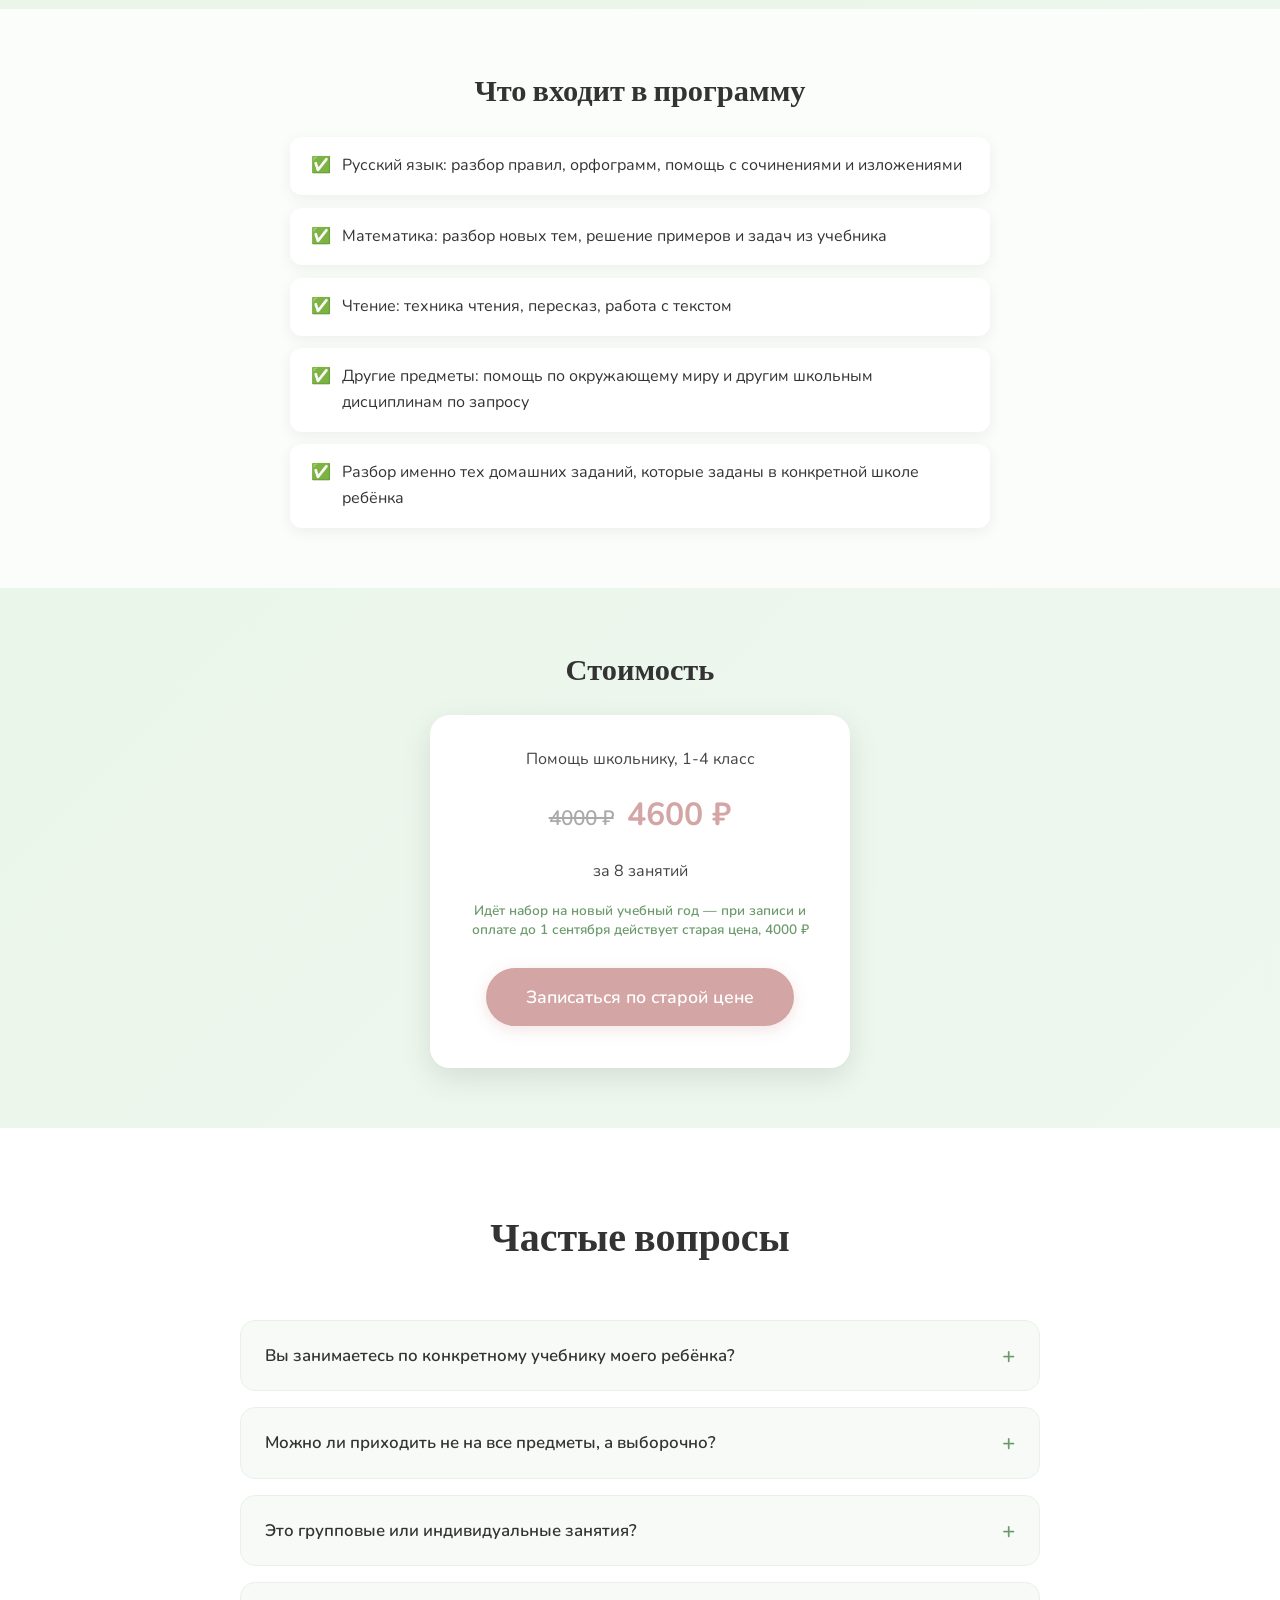
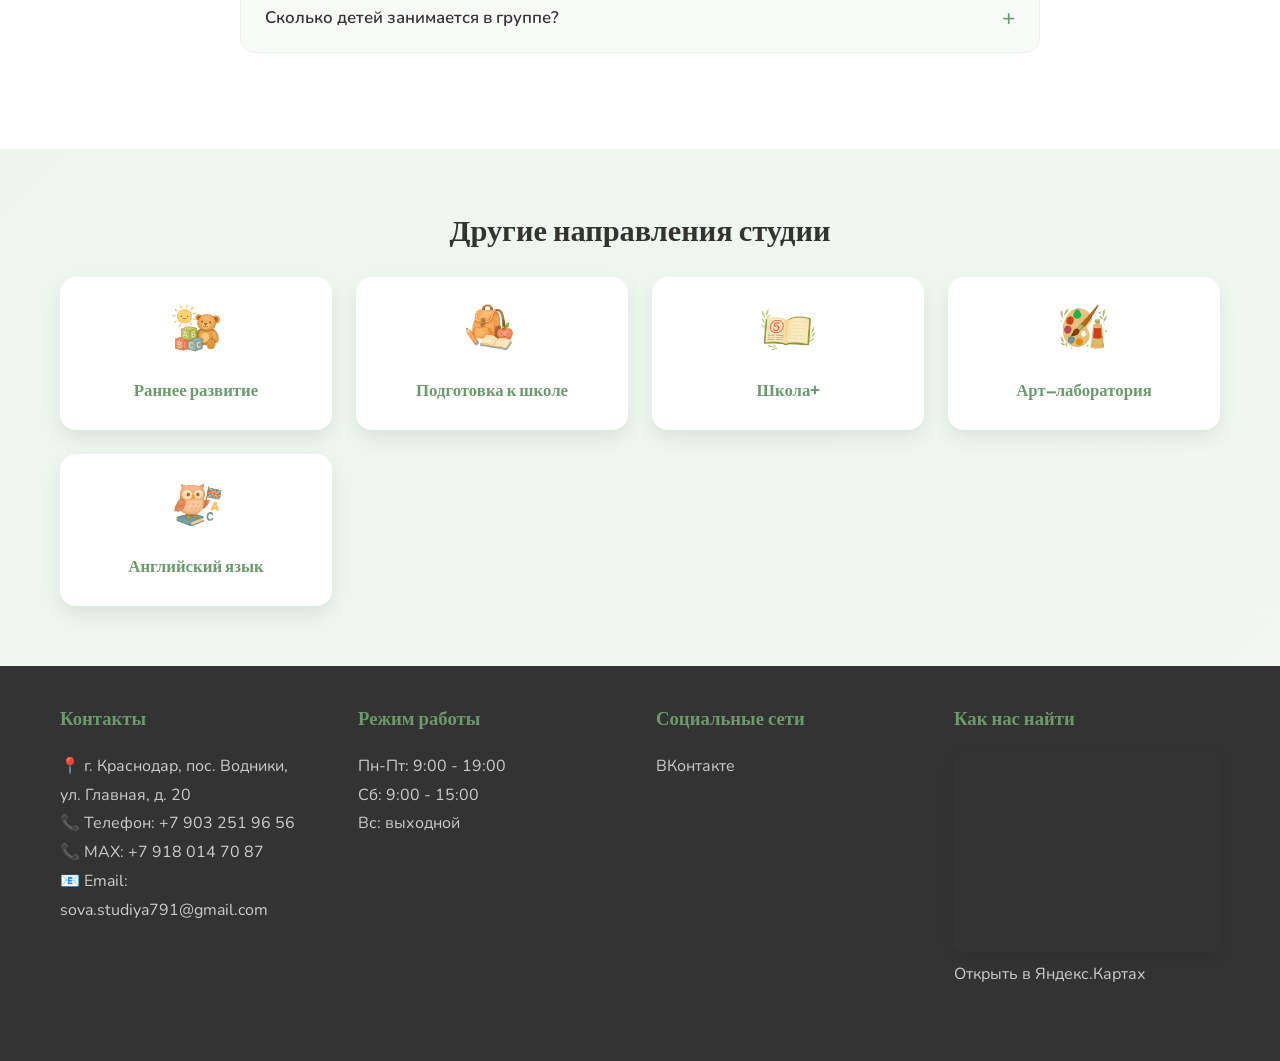
<file: pomoshch-shkolniku.html>
<!DOCTYPE html>
<html lang="ru">
<head>
<meta charset="utf-8"/>
<meta content="width=device-width, initial-scale=1.0" name="viewport"/>

<title>Помощь школьнику 1-4 класс в Краснодаре — студия «Совёнок», пос. Водники</title>
<meta name="description" content="Помощь в выполнении домашних заданий для учеников 1-4 класса в Краснодаре: русский язык, математика, чтение. Группы школьников, устранение пробелов в знаниях."/>
<meta name="keywords" content="помощь школьнику Краснодар, помощь с домашним заданием пос Водники, репетитор начальная школа Краснодар, продлёнка Краснодар, русский язык математика 1-4 класс"/>
<meta name="robots" content="index, follow"/>
<link rel="canonical" href="https://sova-studiya.ru/pomoshch-shkolniku.html"/>

<meta property="og:type" content="website"/>
<meta property="og:locale" content="ru_RU"/>
<meta property="og:title" content="Помощь школьнику 1-4 класс в Краснодаре — студия «Совёнок», пос. Водники"/>
<meta property="og:description" content="Помощь в выполнении домашних заданий для учеников 1-4 класса в Краснодаре: русский язык, математика, чтение. Группы школьников, устранение пробелов в знаниях."/>
<meta property="og:image" content="https://sova-studiya.ru/gallery/pomoshch-shkolniku.jpg"/>
<meta property="og:url" content="https://sova-studiya.ru/pomoshch-shkolniku.html"/>
<meta property="og:site_name" content="Совёнок"/>

<meta name="twitter:card" content="summary_large_image"/>
<meta name="twitter:title" content="Помощь школьнику 1-4 класс в Краснодаре — студия «Совёнок», пос. Водники"/>
<meta name="twitter:description" content="Помощь в выполнении домашних заданий для учеников 1-4 класса в Краснодаре: русский язык, математика, чтение. Группы школьников, устранение пробелов в знаниях."/>
<meta name="twitter:image" content="https://sova-studiya.ru/gallery/pomoshch-shkolniku.jpg"/>

<meta name="theme-color" content="#6B9B6B"/>
<link href="img/sova.png" rel="icon" type="image/png"/>
<link href="img/sova.png" rel="apple-touch-icon"/>

<link rel="preconnect" href="https://fonts.googleapis.com">
<link rel="preconnect" href="https://fonts.gstatic.com" crossorigin>
<link href="https://fonts.googleapis.com/css2?family=Bubblegum+Sans&family=Nunito:wght@300;400;600&display=swap" rel="stylesheet">
<link rel="stylesheet" href="css/main.css">

<script type="application/ld+json">
{
  "@context": "https://schema.org",
  "@type": "Course",
  "name": "Помощь школьнику, 1-4 класс",
  "description": "Помощь в выполнении домашних заданий для учеников 1-4 класса в Краснодаре: русский язык, математика, чтение. Группы школьников, устранение пробелов в знаниях.",
  "provider": {
    "@type": "ChildCare",
    "name": "Детская студия развития «Совёнок»",
    "sameAs": "https://sova-studiya.ru/"
  }
}
</script>

<script type="application/ld+json">
{
  "@context": "https://schema.org",
  "@type": "BreadcrumbList",
  "itemListElement": [
    { "@type": "ListItem", "position": 1, "name": "Главная", "item": "https://sova-studiya.ru/" },
    { "@type": "ListItem", "position": 2, "name": "Программы", "item": "https://sova-studiya.ru/index.html#programs" },
    { "@type": "ListItem", "position": 3, "name": "Помощь школьнику", "item": "https://sova-studiya.ru/pomoshch-shkolniku.html" }
  ]
}
</script>

<script type="application/ld+json">
{
  "@context": "https://schema.org",
  "@type": "FAQPage",
  "mainEntity": [
    {
      "@type": "Question",
      "name": "Вы занимаетесь по конкретному учебнику моего ребёнка?",
      "acceptedAnswer": { "@type": "Answer", "text": "Да, педагог работает с тем учебником и теми заданиями, которые заданы в школе вашего ребёнка — это и есть основная задача программы." }
    },
    {
      "@type": "Question",
      "name": "Можно ли приходить не на все предметы, а выборочно?",
      "acceptedAnswer": { "@type": "Answer", "text": "Да, можно сфокусироваться на одном-двух предметах, где у ребёнка сложности, или закрывать домашние задания по всем предметам — обсуждается индивидуально." }
    },
    {
      "@type": "Question",
      "name": "Это групповые или индивидуальные занятия?",
      "acceptedAnswer": { "@type": "Answer", "text": "Занятия проходят в мини-группах до 6 человек. Это позволяет держать цену ниже, чем у индивидуального репетитора, но при этом педагог успевает подойти к каждому ребёнку и разобрать именно его задание." }
    },
    {
      "@type": "Question",
      "name": "Сколько детей занимается в группе?",
      "acceptedAnswer": { "@type": "Answer", "text": "В группах «Помощь школьнику» и «Школа+» занимается до 6 человек — это позволяет уделить внимание каждому ребёнку." }
    }
  ]
}
</script>
</head>
<body>

<header>
<nav class="container">
    <div class="logo"><a href="index.html" style="color:inherit;text-decoration:none;display:flex;align-items:center;">Совёнок</a></div>
    <ul class="nav-links" id="navLinks">
        <li><a href="index.html#home">Главная</a></li>
        <li><a href="index.html#about">О студии</a></li>
        <li><a href="index.html#programs">Программы</a></li>
        <li><a href="index.html#games">Игры</a></li>
        <li><a href="index.html#gallery">Галерея</a></li>
        <li><a href="index.html#reviews">Отзывы</a></li>
        <li><a href="index.html#news">Новости</a></li>
        <li><a href="index.html#cooperation">Сотрудничество</a></li>
        <li><a href="index.html#faq">Вопросы</a></li>
        <li><a href="index.html#contact">Контакты</a></li>
    </ul>
    <button aria-controls="navLinks" aria-expanded="false" aria-label="Открыть меню" class="burger" id="burgerBtn">
        <span></span><span></span><span></span>
    </button>
</nav>
</header>

<p class="breadcrumbs">
    <span class="container">
        <a href="index.html">Главная</a> &rsaquo; <a href="index.html#programs">Программы</a> &rsaquo; Помощь школьнику
    </span>
</p>

<section class="program-hero">
    <div class="container">
        <div class="program-hero-inner">
            <img class="program-hero-icon" src="img/homework.png" alt="Помощь школьнику" width="100" height="100"/>
            <div>
                <div class="age">1-4 класс</div>
                <h1>Помощь школьнику, 1-4 класс</h1>
                <p class="lead">Программа для учеников начальной школы, которым нужна поддержка в выполнении домашних заданий и закреплении школьного материала — без криков и слёз над тетрадкой дома.</p>
            </div>
        </div>
    </div>
</section>

<section class="buttons-section">
    <div class="container">
        <a class="cta-button" href="index.html#contact">Записаться на пробное занятие</a>
        <a class="cta-button secondary" href="index.html#programs">Все программы</a>
    </div>
</section>

<section class="content-section">
    <div class="container">
        <div class="content-with-photo">
            <div>
                <h2>О программе</h2>
                <p>Часто ребёнку не хватает не знаний, а спокойной обстановки и терпеливого объяснения «ещё раз, но по-другому». Дома вечером, после работы, у родителей не всегда есть на это ресурс — и это нормально.</p>
            <p>На занятиях педагог разбирает с ребёнком именно те задания, которые заданы в школе, помогает понять логику предмета, а не просто выполнить упражнение «на автомате».</p>
            <p>Занятия проходят в мини-группах до 6 человек — такой формат позволяет педагогу успеть подойти к каждому ребёнку и разобрать именно то, что вызывает сложность.</p>
            </div>
            <div class="content-photo">
                <img src="gallery/pomoshch-shkolniku.jpg" alt="Помощь школьнику с домашним заданием в студии Совёнок" loading="lazy"/>
            </div>
        </div>
    </div>
</section>

<section class="content-section">
    <div class="container">
        <h2>Что входит в программу</h2>
        <ul class="curriculum-list">
                <li>Русский язык: разбор правил, орфограмм, помощь с сочинениями и изложениями</li>
                <li>Математика: разбор новых тем, решение примеров и задач из учебника</li>
                <li>Чтение: техника чтения, пересказ, работа с текстом</li>
                <li>Другие предметы: помощь по окружающему миру и другим школьным дисциплинам по запросу</li>
                <li>Разбор именно тех домашних заданий, которые заданы в конкретной школе ребёнка</li>
        </ul>
    </div>
</section>

<section class="content-section">
    <div class="container">
        <h2>Стоимость</h2>
        <div class="price-box">
            <p>Помощь школьнику, 1-4 класс</p>
            <div class="amount"><span class="price-old">4000 ₽</span> <span class="price-new">4600 ₽</span></div>
            <p>за 8 занятий</p>
            <p class="price-note">Идёт набор на новый учебный год — при записи и оплате до 1 сентября действует старая цена, 4000 ₽</p>
            <a class="cta-button" href="index.html#contact" style="margin-top:1rem;">Записаться по старой цене</a>
        </div>
    </div>
</section>

<section class="faq">
    <div class="container">
        <h2>Частые вопросы</h2>
        <div class="faq-list">
            <div class="faq-item">
                <button class="faq-question"><span>Вы занимаетесь по конкретному учебнику моего ребёнка?</span><span class="plus">+</span></button>
                <div class="faq-answer"><p>Да, педагог работает с тем учебником и теми заданиями, которые заданы в школе вашего ребёнка — это и есть основная задача программы.</p></div>
            </div>
            <div class="faq-item">
                <button class="faq-question"><span>Можно ли приходить не на все предметы, а выборочно?</span><span class="plus">+</span></button>
                <div class="faq-answer"><p>Да, можно сфокусироваться на одном-двух предметах, где у ребёнка сложности, или закрывать домашние задания по всем предметам — обсуждается индивидуально.</p></div>
            </div>
            <div class="faq-item">
                <button class="faq-question"><span>Это групповые или индивидуальные занятия?</span><span class="plus">+</span></button>
                <div class="faq-answer"><p>Занятия проходят в мини-группах до 6 человек. Это позволяет держать цену ниже, чем у индивидуального репетитора, но при этом педагог успевает подойти к каждому ребёнку и разобрать именно его задание.</p></div>
            </div>
            <div class="faq-item">
                <button class="faq-question"><span>Сколько детей занимается в группе?</span><span class="plus">+</span></button>
                <div class="faq-answer"><p>В группах «Помощь школьнику» и «Школа+» занимается до 6 человек — это позволяет уделить внимание каждому ребёнку.</p></div>
            </div>
        </div>
    </div>
</section>

<section class="content-section">
    <div class="container">
        <h2>Другие направления студии</h2>
        <div class="related-programs">
            <a class="related-card" href="rannee-razvitie.html">
                <img src="img/early.png" alt="Раннее развитие" width="56" height="56" loading="lazy"/>
                <h3>Раннее развитие</h3>
            </a>
            <a class="related-card" href="podgotovka-k-shkole.html">
                <img src="img/school.png" alt="Подготовка к школе" width="56" height="56" loading="lazy"/>
                <h3>Подготовка к школе</h3>
            </a>
            <a class="related-card" href="shkola-plus.html">
                <img src="img/help.png" alt="Школа+" width="56" height="56" loading="lazy"/>
                <h3>Школа+</h3>
            </a>
            <a class="related-card" href="art-laboratoriya.html">
                <img src="img/creativity.png" alt="Арт-лаборатория" width="56" height="56" loading="lazy"/>
                <h3>Арт-лаборатория</h3>
            </a>
            <a class="related-card" href="angliyskiy-yazyk.html">
                <img src="img/english.png" alt="Английский язык" width="56" height="56" loading="lazy"/>
                <h3>Английский язык</h3>
            </a>
        </div>
    </div>
</section>

<footer id="contact">
    <div class="container">
        <div class="footer-content">
            <div class="footer-section">
                <h3>Контакты</h3>
                <p>📍 г. Краснодар, пос. Водники,<br/>ул. Главная, д. 20</p>
                <p>📞 Телефон: <a href="tel:+79032519656">+7 903 251 96 56</a></p>
                <p>📞 MAX: <a href="tel:+79180147087">+7 918 014 70 87</a></p>
                <p>📧 Email: <a href="mailto:sova.studiya791@gmail.com">sova.studiya791@gmail.com</a></p>
            </div>
            <div class="footer-section">
                <h3>Режим работы</h3>
                <p>Пн-Пт: 9:00 - 19:00</p>
                <p>Сб: 9:00 - 15:00</p>
                <p>Вс: выходной</p>
            </div>
            <div class="footer-section">
                <h3>Социальные сети</h3>
                <p><a href="https://vk.com/sova.studiya" target="_blank" rel="noopener">ВКонтакте</a></p>
            </div>
            <div class="footer-section">
                <h3>Как нас найти</h3>
                <div class="map-container">
                    <iframe frameborder="0" height="200" loading="lazy"
                        src="https://yandex.ru/map-widget/v1/?ll=38.934734%2C45.153942&z=17&l=map&pt=38.934734%2C45.153942%2Cpm2rdm"
                        width="100%"></iframe>
                </div>
                <p><a href="https://yandex.ru/maps/-/CHHmaQPZ" target="_blank" rel="noopener">Открыть в Яндекс.Картах</a></p>
            </div>
        </div>
    </div>
</footer>

<script>
document.addEventListener('DOMContentLoaded', function () {
    const burgerBtn = document.getElementById('burgerBtn');
    const navLinks  = document.getElementById('navLinks');
    burgerBtn.addEventListener('click', function () {
        const isOpen = navLinks.classList.toggle('open');
        burgerBtn.classList.toggle('open', isOpen);
        burgerBtn.setAttribute('aria-expanded', isOpen ? 'true' : 'false');
    });
    navLinks.querySelectorAll('a').forEach(a => {
        a.addEventListener('click', () => {
            navLinks.classList.remove('open');
            burgerBtn.classList.remove('open');
            burgerBtn.setAttribute('aria-expanded', 'false');
        });
    });

    document.querySelectorAll('.faq-item').forEach(item => {
        const btn = item.querySelector('.faq-question');
        btn.addEventListener('click', () => {
            const wasOpen = item.classList.contains('open');
            document.querySelectorAll('.faq-item.open').forEach(i => i.classList.remove('open'));
            if (!wasOpen) item.classList.add('open');
        });
    });

    // Фото-карусель: высота подстраивается под пропорции текущего фото (без обрезки)
    document.querySelectorAll('.photo-carousel').forEach(carousel => {
        const track = carousel.querySelector('.carousel-track');
        const imgs  = [...track.querySelectorAll('img')];
        const count = parseInt(carousel.dataset.count, 10) || imgs.length;
        const dots  = carousel.querySelectorAll('.carousel-dot');
        let index = 0;

        function applyHeight(img) {
            const width = carousel.clientWidth;
            if (img.naturalWidth && img.naturalHeight) {
                carousel.style.height = (width * img.naturalHeight / img.naturalWidth) + 'px';
            }
        }

        function goTo(i) {
            index = (i + count) % count;
            track.style.transform = 'translateX(-' + (index * 100) + '%)';
            dots.forEach((d, di) => d.classList.toggle('active', di === index));
            const img = imgs[index];
            if (img.complete) { applyHeight(img); }
            else { img.addEventListener('load', () => applyHeight(img), { once: true }); }
        }

        if (imgs[0]) {
            if (imgs[0].complete) applyHeight(imgs[0]);
            else imgs[0].addEventListener('load', () => applyHeight(imgs[0]), { once: true });
        }

        window.addEventListener('resize', () => applyHeight(imgs[index]));

        const prevBtn = carousel.querySelector('.carousel-prev');
        const nextBtn = carousel.querySelector('.carousel-next');
        if (prevBtn) prevBtn.addEventListener('click', () => goTo(index - 1));
        if (nextBtn) nextBtn.addEventListener('click', () => goTo(index + 1));
        dots.forEach(d => d.addEventListener('click', () => goTo(parseInt(d.dataset.index, 10))));
    });

    // Одиночное фото без карусели: подгоняем контейнер по натуральной высоте изображения
    document.querySelectorAll('.content-photo > img').forEach(img => {
        function fit() {
            img.style.height = 'auto';
        }
        if (img.complete) fit(); else img.addEventListener('load', fit, { once: true });
    });
});
</script>
</body>
</html>
</file>
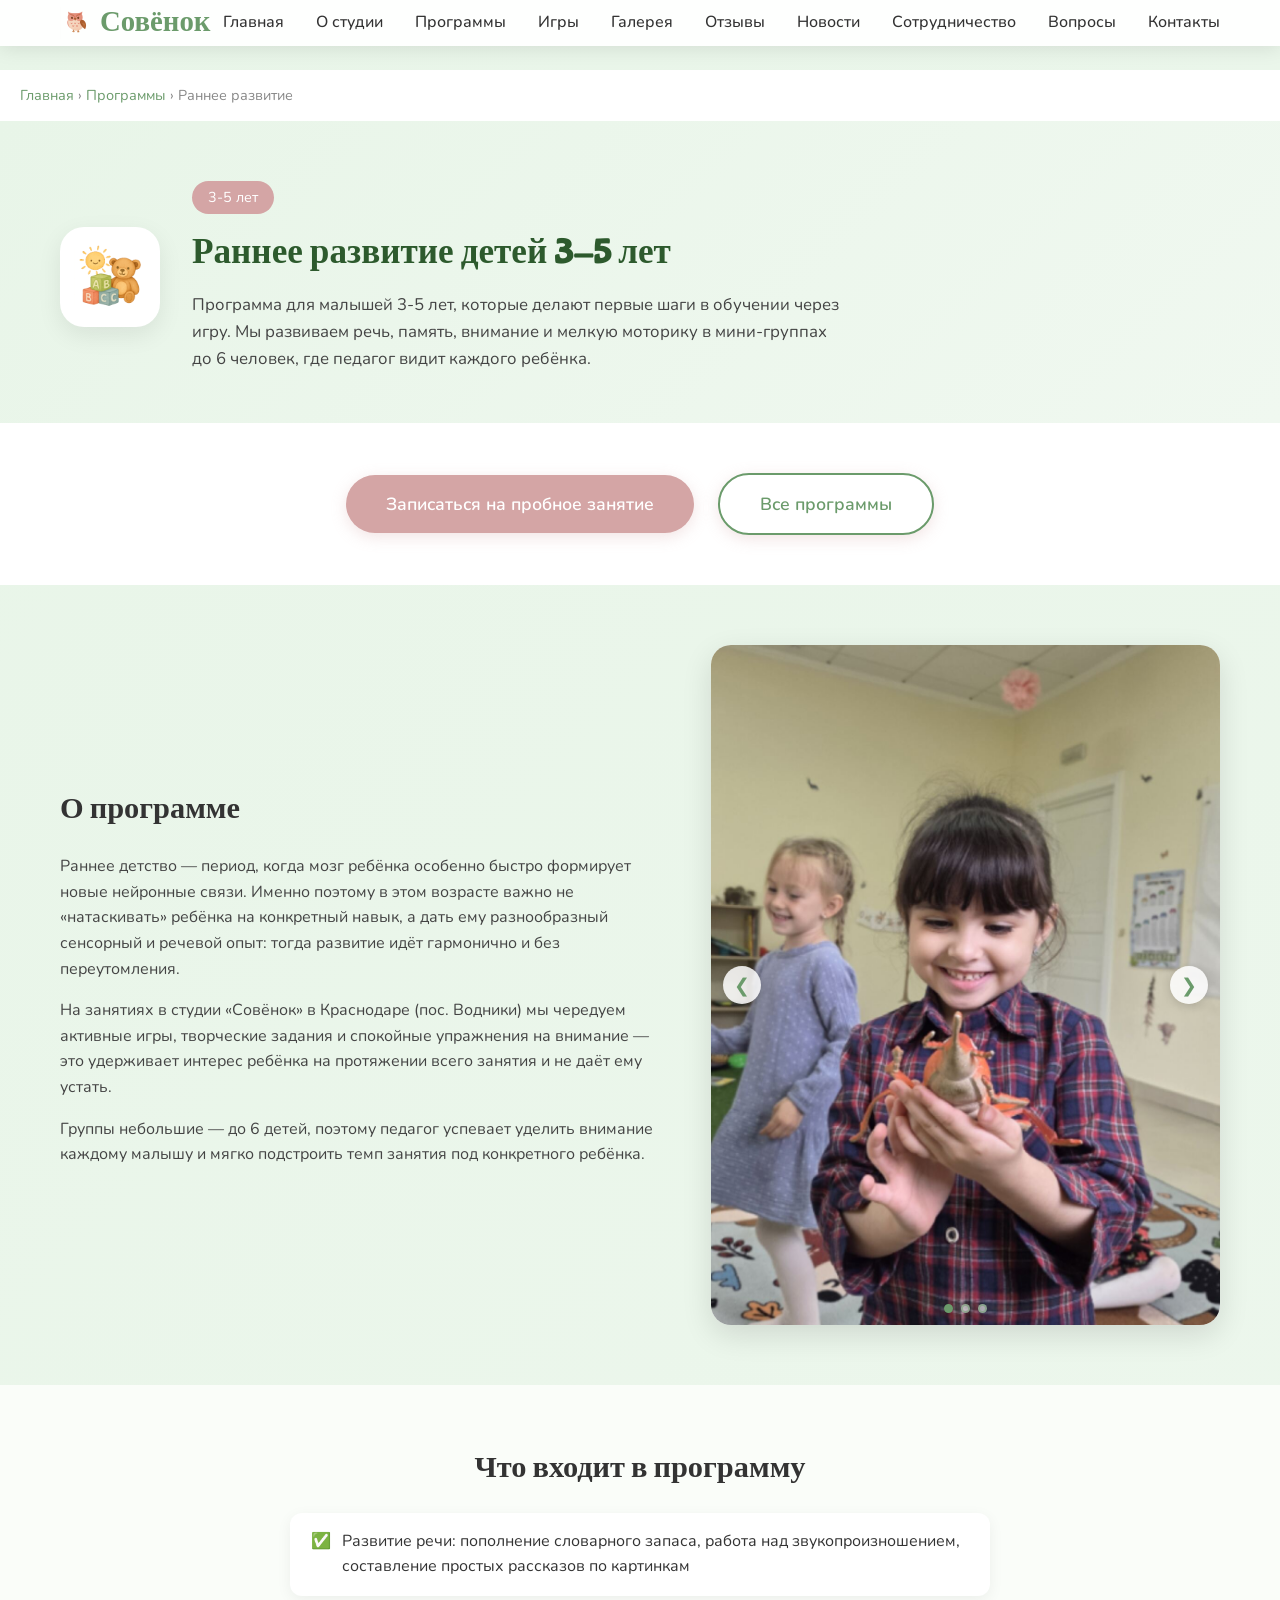
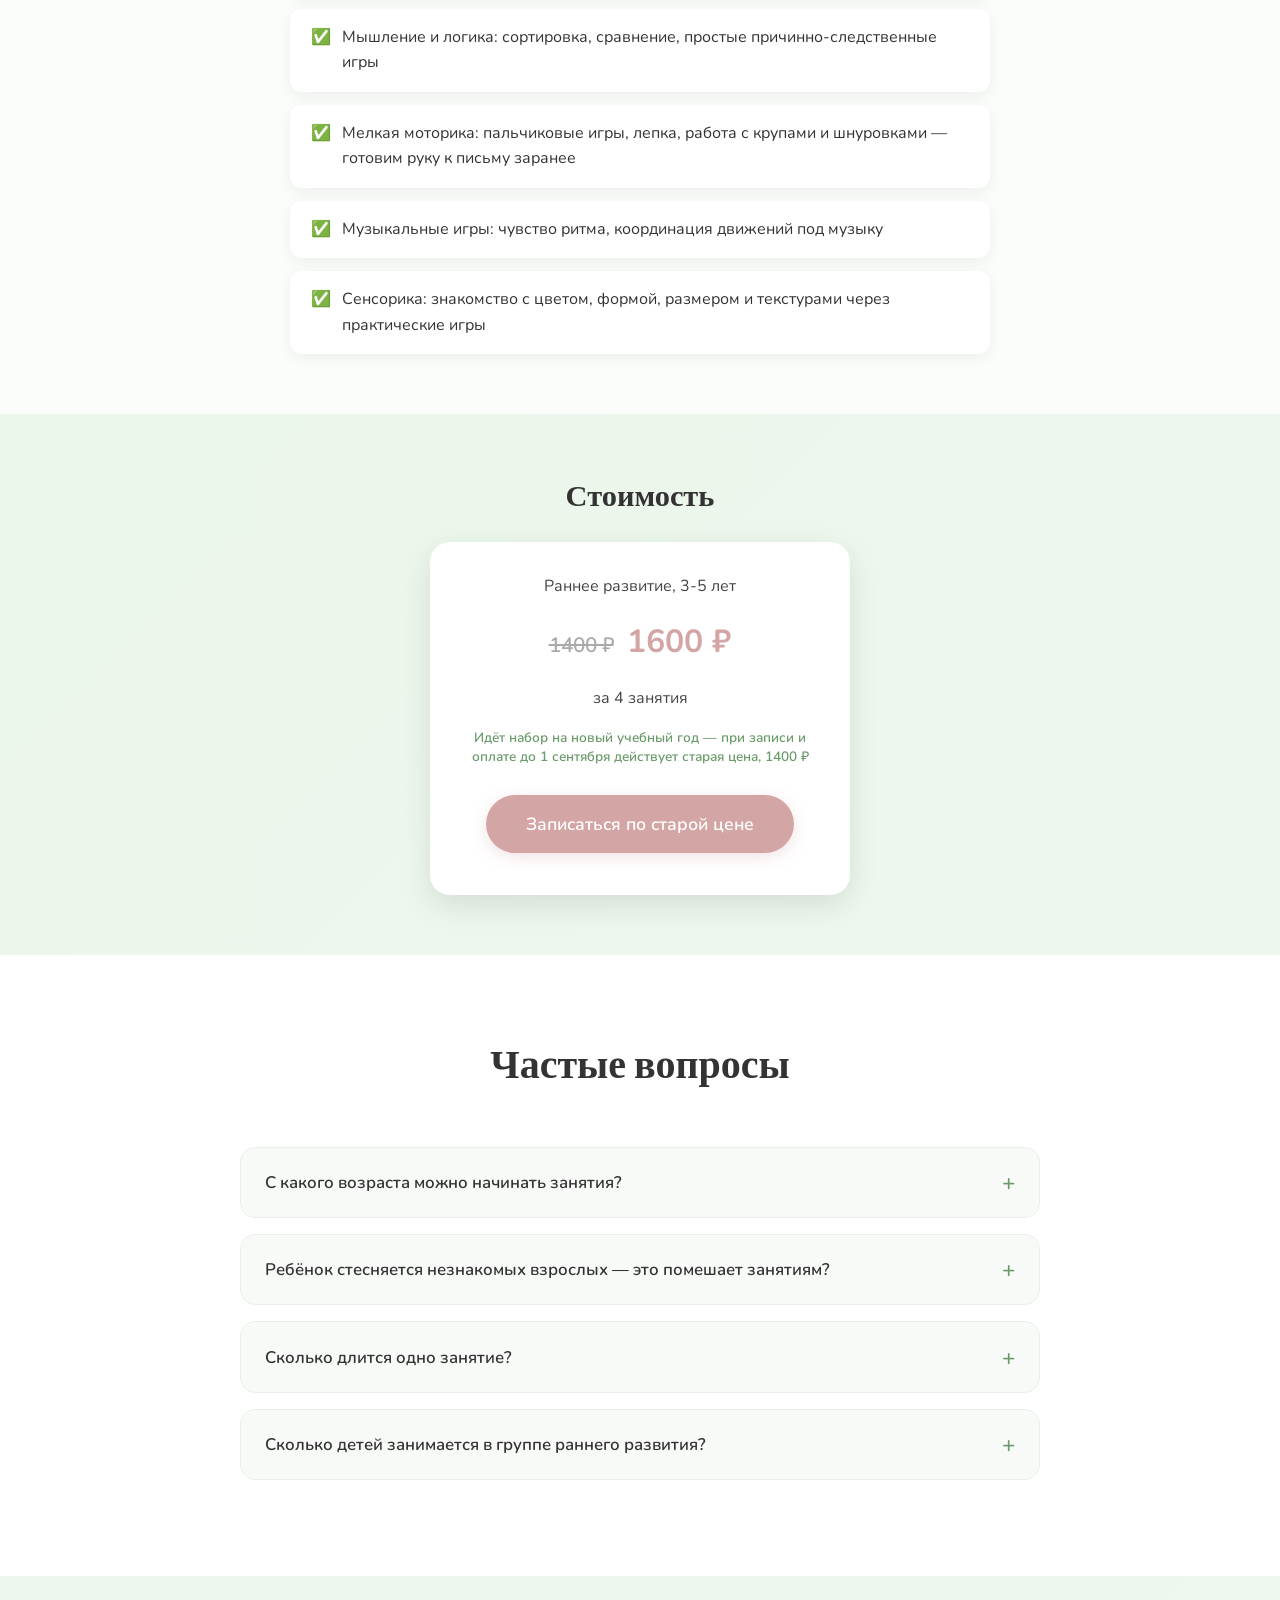
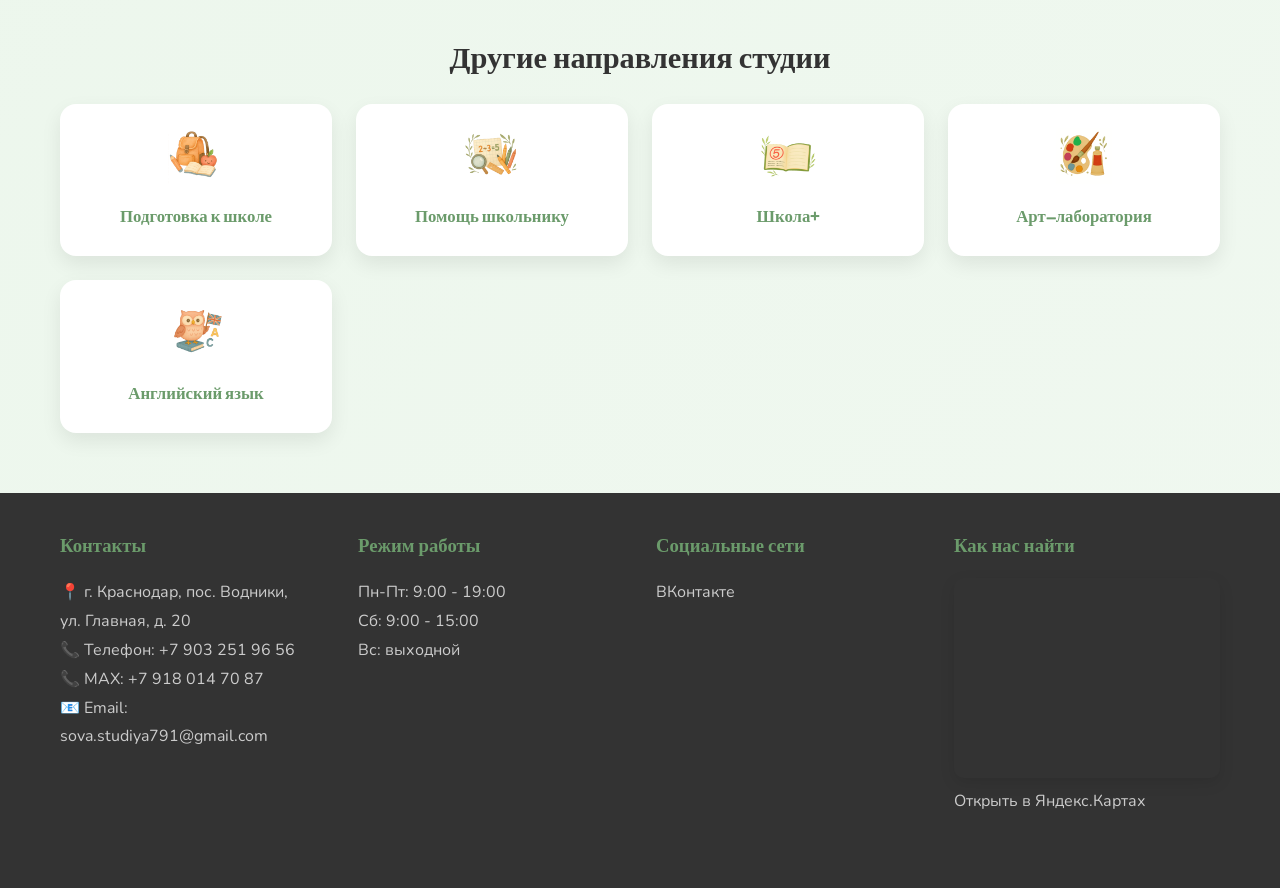
<file: rannee-razvitie.html>
<!DOCTYPE html>
<html lang="ru">
<head>
<meta charset="utf-8"/>
<meta content="width=device-width, initial-scale=1.0" name="viewport"/>

<title>Раннее развитие детей 3-5 лет в Краснодаре — студия «Совёнок» (пос. Водники)</title>
<meta name="description" content="Раннее развитие для детей 3-5 лет в Краснодаре, пос. Водники: речь, моторика, музыкальные игры и сенсорика в мини-группах до 6 человек. Развивающие занятия рядом с домом."/>
<meta name="keywords" content="раннее развитие детей Краснодар, развивающие занятия 3-5 лет пос Водники, детская студия развития, развивашки для малышей Краснодар, подготовка руки к письму, сенсорное развитие детей"/>
<meta name="robots" content="index, follow"/>
<link rel="canonical" href="https://sova-studiya.ru/rannee-razvitie.html"/>

<meta property="og:type" content="website"/>
<meta property="og:locale" content="ru_RU"/>
<meta property="og:title" content="Раннее развитие детей 3-5 лет в Краснодаре — студия «Совёнок» (пос. Водники)"/>
<meta property="og:description" content="Раннее развитие для детей 3-5 лет в Краснодаре, пос. Водники: речь, моторика, музыкальные игры и сенсорика в мини-группах до 6 человек. Развивающие занятия рядом с домом."/>
<meta property="og:image" content="https://sova-studiya.ru/gallery/rannee-razvitie1.jpg"/>
<meta property="og:url" content="https://sova-studiya.ru/rannee-razvitie.html"/>
<meta property="og:site_name" content="Совёнок"/>

<meta name="twitter:card" content="summary_large_image"/>
<meta name="twitter:title" content="Раннее развитие детей 3-5 лет в Краснодаре — студия «Совёнок» (пос. Водники)"/>
<meta name="twitter:description" content="Раннее развитие для детей 3-5 лет в Краснодаре, пос. Водники: речь, моторика, музыкальные игры и сенсорика в мини-группах до 6 человек. Развивающие занятия рядом с домом."/>
<meta name="twitter:image" content="https://sova-studiya.ru/gallery/rannee-razvitie1.jpg"/>

<meta name="theme-color" content="#6B9B6B"/>
<link href="img/sova.png" rel="icon" type="image/png"/>
<link href="img/sova.png" rel="apple-touch-icon"/>

<link rel="preconnect" href="https://fonts.googleapis.com">
<link rel="preconnect" href="https://fonts.gstatic.com" crossorigin>
<link href="https://fonts.googleapis.com/css2?family=Bubblegum+Sans&family=Nunito:wght@300;400;600&display=swap" rel="stylesheet">
<link rel="stylesheet" href="css/main.css">

<script type="application/ld+json">
{
  "@context": "https://schema.org",
  "@type": "Course",
  "name": "Раннее развитие детей 3-5 лет",
  "description": "Раннее развитие для детей 3-5 лет в Краснодаре, пос. Водники: речь, моторика, музыкальные игры и сенсорика в мини-группах до 6 человек. Развивающие занятия рядом с домом.",
  "provider": {
    "@type": "ChildCare",
    "name": "Детская студия развития «Совёнок»",
    "sameAs": "https://sova-studiya.ru/"
  }
}
</script>

<script type="application/ld+json">
{
  "@context": "https://schema.org",
  "@type": "BreadcrumbList",
  "itemListElement": [
    { "@type": "ListItem", "position": 1, "name": "Главная", "item": "https://sova-studiya.ru/" },
    { "@type": "ListItem", "position": 2, "name": "Программы", "item": "https://sova-studiya.ru/index.html#programs" },
    { "@type": "ListItem", "position": 3, "name": "Раннее развитие", "item": "https://sova-studiya.ru/rannee-razvitie.html" }
  ]
}
</script>

<script type="application/ld+json">
{
  "@context": "https://schema.org",
  "@type": "FAQPage",
  "mainEntity": [
    {
      "@type": "Question",
      "name": "С какого возраста можно начинать занятия?",
      "acceptedAnswer": { "@type": "Answer", "text": "Мы принимаем детей с 3 лет. Программа построена так, чтобы быть посильной и интересной именно для этого возраста — без нагрузки, характерной для более старших групп." }
    },
    {
      "@type": "Question",
      "name": "Ребёнок стесняется незнакомых взрослых — это помешает занятиям?",
      "acceptedAnswer": { "@type": "Answer", "text": "Первые одно-два занятия педагог уделяет особое внимание адаптации: разрешает родителю присутствовать рядом, если это нужно, и вовлекает ребёнка постепенно, через игру, а не через прямые задания." }
    },
    {
      "@type": "Question",
      "name": "Сколько длится одно занятие?",
      "acceptedAnswer": { "@type": "Answer", "text": "Занятие длится 30-40 минут — это оптимальная продолжительность для удержания внимания ребёнка 3-5 лет без переутомления." }
    },
    {
      "@type": "Question",
      "name": "Сколько детей занимается в группе раннего развития?",
      "acceptedAnswer": { "@type": "Answer", "text": "Группы небольшие — до 6 детей. Это позволяет педагогу успевать заниматься с каждым ребёнком индивидуально даже в формате группового занятия." }
    }
  ]
}
</script>
</head>
<body>

<header>
<nav class="container">
    <div class="logo"><a href="index.html" style="color:inherit;text-decoration:none;display:flex;align-items:center;">Совёнок</a></div>
    <ul class="nav-links" id="navLinks">
        <li><a href="index.html#home">Главная</a></li>
        <li><a href="index.html#about">О студии</a></li>
        <li><a href="index.html#programs">Программы</a></li>
        <li><a href="index.html#games">Игры</a></li>
        <li><a href="index.html#gallery">Галерея</a></li>
        <li><a href="index.html#reviews">Отзывы</a></li>
        <li><a href="index.html#news">Новости</a></li>
        <li><a href="index.html#cooperation">Сотрудничество</a></li>
        <li><a href="index.html#faq">Вопросы</a></li>
        <li><a href="index.html#contact">Контакты</a></li>
    </ul>
    <button aria-controls="navLinks" aria-expanded="false" aria-label="Открыть меню" class="burger" id="burgerBtn">
        <span></span><span></span><span></span>
    </button>
</nav>
</header>

<p class="breadcrumbs">
    <span class="container">
        <a href="index.html">Главная</a> &rsaquo; <a href="index.html#programs">Программы</a> &rsaquo; Раннее развитие
    </span>
</p>

<section class="program-hero">
    <div class="container">
        <div class="program-hero-inner">
            <img class="program-hero-icon" src="img/early.png" alt="Раннее развитие" width="100" height="100"/>
            <div>
                <div class="age">3-5 лет</div>
                <h1>Раннее развитие детей 3-5 лет</h1>
                <p class="lead">Программа для малышей 3-5 лет, которые делают первые шаги в обучении через игру. Мы развиваем речь, память, внимание и мелкую моторику в мини-группах до 6 человек, где педагог видит каждого ребёнка.</p>
            </div>
        </div>
    </div>
</section>

<section class="buttons-section">
    <div class="container">
        <a class="cta-button" href="index.html#contact">Записаться на пробное занятие</a>
        <a class="cta-button secondary" href="index.html#programs">Все программы</a>
    </div>
</section>

<section class="content-section">
    <div class="container">
        <div class="content-with-photo">
            <div>
                <h2>О программе</h2>
                <p>Раннее детство — период, когда мозг ребёнка особенно быстро формирует новые нейронные связи. Именно поэтому в этом возрасте важно не «натаскивать» ребёнка на конкретный навык, а дать ему разнообразный сенсорный и речевой опыт: тогда развитие идёт гармонично и без переутомления.</p>
            <p>На занятиях в студии «Совёнок» в Краснодаре (пос. Водники) мы чередуем активные игры, творческие задания и спокойные упражнения на внимание — это удерживает интерес ребёнка на протяжении всего занятия и не даёт ему устать.</p>
            <p>Группы небольшие — до 6 детей, поэтому педагог успевает уделить внимание каждому малышу и мягко подстроить темп занятия под конкретного ребёнка.</p>
            </div>
            <div class="content-photo">
                <div class="photo-carousel" id="carousel-rannee-razvitie" data-count="3">
                <div class="carousel-track">
                    <img src="gallery/rannee-razvitie1.jpg" alt="Раннее развитие в студии Совёнок — занятие с педагогом" loading="lazy"/>
                    <img src="gallery/rannee-razvitie2.jpg" alt="Развивающие игры для детей 3-5 лет в студии Совёнок" loading="lazy"/>
                    <img src="gallery/rannee-razvitie3.jpg" alt="Сенсорное развитие и моторика на занятии раннего развития" loading="lazy"/>
                </div>
                <button class="carousel-btn carousel-prev" aria-label="Предыдущее фото">&#10094;</button>
                <button class="carousel-btn carousel-next" aria-label="Следующее фото">&#10095;</button>
                <div class="carousel-dots">
                    <button class="carousel-dot active" data-index="0" aria-label="Слайд 1"></button>
                    <button class="carousel-dot" data-index="1" aria-label="Слайд 2"></button>
                    <button class="carousel-dot" data-index="2" aria-label="Слайд 3"></button>
                </div>
            </div>
            </div>
        </div>
    </div>
</section>

<section class="content-section">
    <div class="container">
        <h2>Что входит в программу</h2>
        <ul class="curriculum-list">
                <li>Развитие речи: пополнение словарного запаса, работа над звукопроизношением, составление простых рассказов по картинкам</li>
                <li>Мышление и логика: сортировка, сравнение, простые причинно-следственные игры</li>
                <li>Мелкая моторика: пальчиковые игры, лепка, работа с крупами и шнуровками — готовим руку к письму заранее</li>
                <li>Музыкальные игры: чувство ритма, координация движений под музыку</li>
                <li>Сенсорика: знакомство с цветом, формой, размером и текстурами через практические игры</li>
        </ul>
    </div>
</section>

<section class="content-section">
    <div class="container">
        <h2>Стоимость</h2>
        <div class="price-box">
            <p>Раннее развитие, 3-5 лет</p>
            <div class="amount"><span class="price-old">1400 ₽</span> <span class="price-new">1600 ₽</span></div>
            <p>за 4 занятия</p>
            <p class="price-note">Идёт набор на новый учебный год — при записи и оплате до 1 сентября действует старая цена, 1400 ₽</p>
            <a class="cta-button" href="index.html#contact" style="margin-top:1rem;">Записаться по старой цене</a>
        </div>
    </div>
</section>

<section class="faq">
    <div class="container">
        <h2>Частые вопросы</h2>
        <div class="faq-list">
            <div class="faq-item">
                <button class="faq-question"><span>С какого возраста можно начинать занятия?</span><span class="plus">+</span></button>
                <div class="faq-answer"><p>Мы принимаем детей с 3 лет. Программа построена так, чтобы быть посильной и интересной именно для этого возраста — без нагрузки, характерной для более старших групп.</p></div>
            </div>
            <div class="faq-item">
                <button class="faq-question"><span>Ребёнок стесняется незнакомых взрослых — это помешает занятиям?</span><span class="plus">+</span></button>
                <div class="faq-answer"><p>Первые одно-два занятия педагог уделяет особое внимание адаптации: разрешает родителю присутствовать рядом, если это нужно, и вовлекает ребёнка постепенно, через игру, а не через прямые задания.</p></div>
            </div>
            <div class="faq-item">
                <button class="faq-question"><span>Сколько длится одно занятие?</span><span class="plus">+</span></button>
                <div class="faq-answer"><p>Занятие длится 30-40 минут — это оптимальная продолжительность для удержания внимания ребёнка 3-5 лет без переутомления.</p></div>
            </div>
            <div class="faq-item">
                <button class="faq-question"><span>Сколько детей занимается в группе раннего развития?</span><span class="plus">+</span></button>
                <div class="faq-answer"><p>Группы небольшие — до 6 детей. Это позволяет педагогу успевать заниматься с каждым ребёнком индивидуально даже в формате группового занятия.</p></div>
            </div>
        </div>
    </div>
</section>

<section class="content-section">
    <div class="container">
        <h2>Другие направления студии</h2>
        <div class="related-programs">
            <a class="related-card" href="podgotovka-k-shkole.html">
                <img src="img/school.png" alt="Подготовка к школе" width="56" height="56" loading="lazy"/>
                <h3>Подготовка к школе</h3>
            </a>
            <a class="related-card" href="pomoshch-shkolniku.html">
                <img src="img/homework.png" alt="Помощь школьнику" width="56" height="56" loading="lazy"/>
                <h3>Помощь школьнику</h3>
            </a>
            <a class="related-card" href="shkola-plus.html">
                <img src="img/help.png" alt="Школа+" width="56" height="56" loading="lazy"/>
                <h3>Школа+</h3>
            </a>
            <a class="related-card" href="art-laboratoriya.html">
                <img src="img/creativity.png" alt="Арт-лаборатория" width="56" height="56" loading="lazy"/>
                <h3>Арт-лаборатория</h3>
            </a>
            <a class="related-card" href="angliyskiy-yazyk.html">
                <img src="img/english.png" alt="Английский язык" width="56" height="56" loading="lazy"/>
                <h3>Английский язык</h3>
            </a>
        </div>
    </div>
</section>

<footer id="contact">
    <div class="container">
        <div class="footer-content">
            <div class="footer-section">
                <h3>Контакты</h3>
                <p>📍 г. Краснодар, пос. Водники,<br/>ул. Главная, д. 20</p>
                <p>📞 Телефон: <a href="tel:+79032519656">+7 903 251 96 56</a></p>
                <p>📞 MAX: <a href="tel:+79180147087">+7 918 014 70 87</a></p>
                <p>📧 Email: <a href="mailto:sova.studiya791@gmail.com">sova.studiya791@gmail.com</a></p>
            </div>
            <div class="footer-section">
                <h3>Режим работы</h3>
                <p>Пн-Пт: 9:00 - 19:00</p>
                <p>Сб: 9:00 - 15:00</p>
                <p>Вс: выходной</p>
            </div>
            <div class="footer-section">
                <h3>Социальные сети</h3>
                <p><a href="https://vk.com/sova.studiya" target="_blank" rel="noopener">ВКонтакте</a></p>
            </div>
            <div class="footer-section">
                <h3>Как нас найти</h3>
                <div class="map-container">
                    <iframe frameborder="0" height="200" loading="lazy"
                        src="https://yandex.ru/map-widget/v1/?ll=38.934734%2C45.153942&z=17&l=map&pt=38.934734%2C45.153942%2Cpm2rdm"
                        width="100%"></iframe>
                </div>
                <p><a href="https://yandex.ru/maps/-/CHHmaQPZ" target="_blank" rel="noopener">Открыть в Яндекс.Картах</a></p>
            </div>
        </div>
    </div>
</footer>

<script>
document.addEventListener('DOMContentLoaded', function () {
    const burgerBtn = document.getElementById('burgerBtn');
    const navLinks  = document.getElementById('navLinks');
    burgerBtn.addEventListener('click', function () {
        const isOpen = navLinks.classList.toggle('open');
        burgerBtn.classList.toggle('open', isOpen);
        burgerBtn.setAttribute('aria-expanded', isOpen ? 'true' : 'false');
    });
    navLinks.querySelectorAll('a').forEach(a => {
        a.addEventListener('click', () => {
            navLinks.classList.remove('open');
            burgerBtn.classList.remove('open');
            burgerBtn.setAttribute('aria-expanded', 'false');
        });
    });

    document.querySelectorAll('.faq-item').forEach(item => {
        const btn = item.querySelector('.faq-question');
        btn.addEventListener('click', () => {
            const wasOpen = item.classList.contains('open');
            document.querySelectorAll('.faq-item.open').forEach(i => i.classList.remove('open'));
            if (!wasOpen) item.classList.add('open');
        });
    });

    // Фото-карусель: высота подстраивается под пропорции текущего фото (без обрезки)
    document.querySelectorAll('.photo-carousel').forEach(carousel => {
        const track = carousel.querySelector('.carousel-track');
        const imgs  = [...track.querySelectorAll('img')];
        const count = parseInt(carousel.dataset.count, 10) || imgs.length;
        const dots  = carousel.querySelectorAll('.carousel-dot');
        let index = 0;

        function applyHeight(img) {
            const width = carousel.clientWidth;
            if (img.naturalWidth && img.naturalHeight) {
                carousel.style.height = (width * img.naturalHeight / img.naturalWidth) + 'px';
            }
        }

        function goTo(i) {
            index = (i + count) % count;
            track.style.transform = 'translateX(-' + (index * 100) + '%)';
            dots.forEach((d, di) => d.classList.toggle('active', di === index));
            const img = imgs[index];
            if (img.complete) { applyHeight(img); }
            else { img.addEventListener('load', () => applyHeight(img), { once: true }); }
        }

        if (imgs[0]) {
            if (imgs[0].complete) applyHeight(imgs[0]);
            else imgs[0].addEventListener('load', () => applyHeight(imgs[0]), { once: true });
        }

        window.addEventListener('resize', () => applyHeight(imgs[index]));

        const prevBtn = carousel.querySelector('.carousel-prev');
        const nextBtn = carousel.querySelector('.carousel-next');
        if (prevBtn) prevBtn.addEventListener('click', () => goTo(index - 1));
        if (nextBtn) nextBtn.addEventListener('click', () => goTo(index + 1));
        dots.forEach(d => d.addEventListener('click', () => goTo(parseInt(d.dataset.index, 10))));
    });

    // Одиночное фото без карусели: подгоняем контейнер по натуральной высоте изображения
    document.querySelectorAll('.content-photo > img').forEach(img => {
        function fit() {
            img.style.height = 'auto';
        }
        if (img.complete) fit(); else img.addEventListener('load', fit, { once: true });
    });
});
</script>
</body>
</html>
</file>
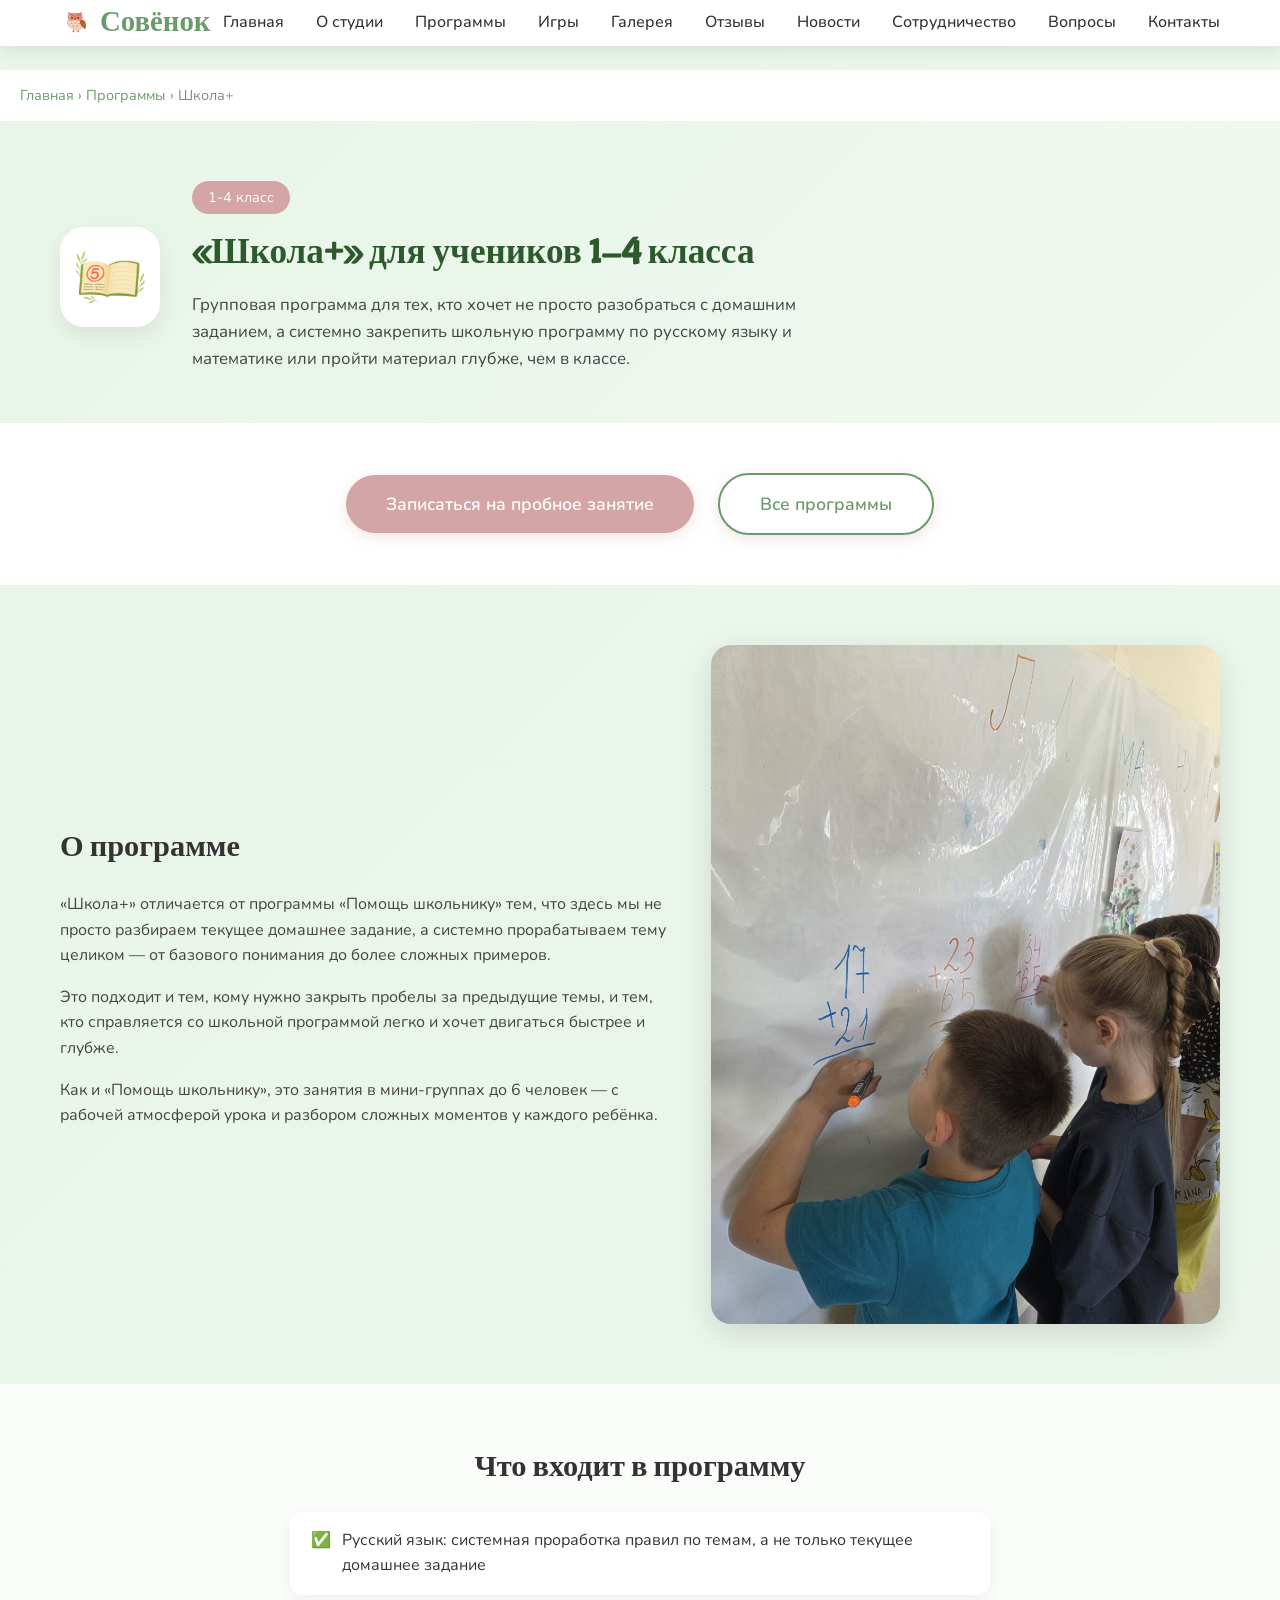
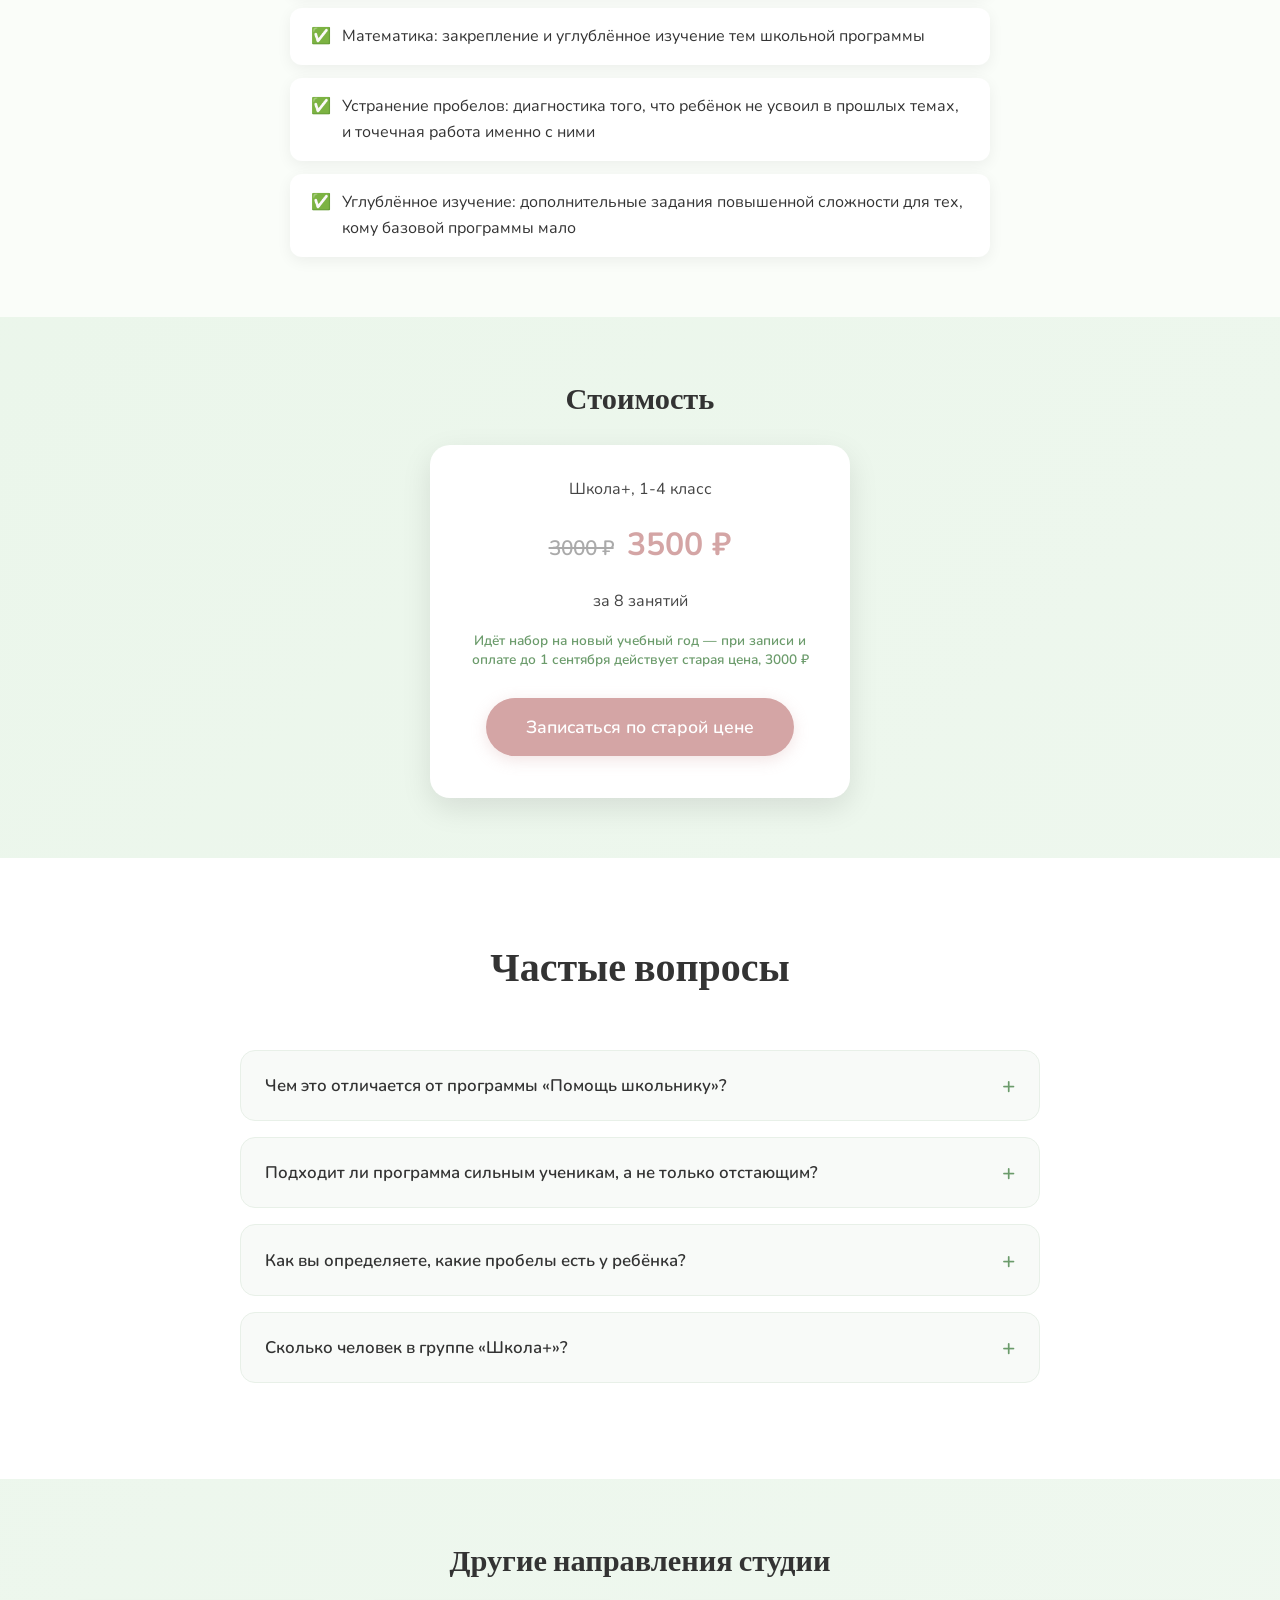
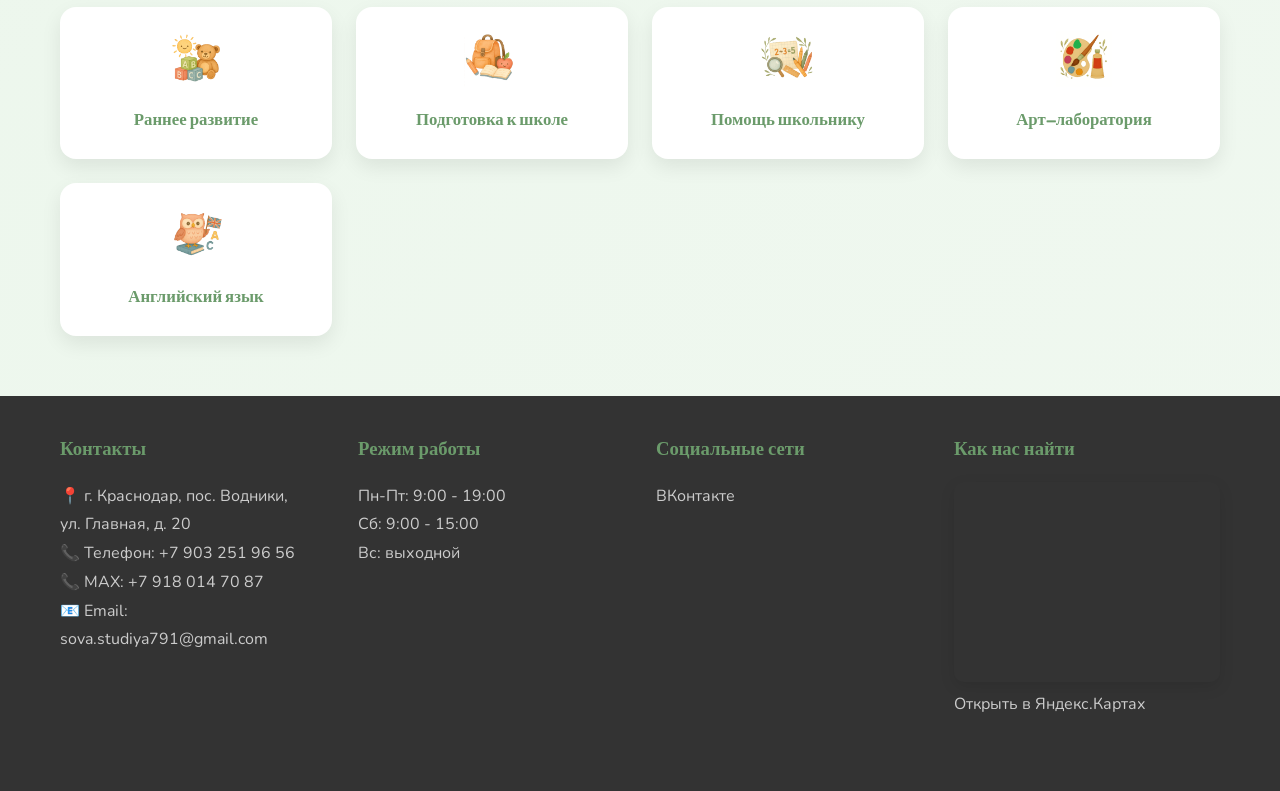
<file: shkola-plus.html>
<!DOCTYPE html>
<html lang="ru">
<head>
<meta charset="utf-8"/>
<meta content="width=device-width, initial-scale=1.0" name="viewport"/>

<title>«Школа+» — групповые занятия 1-4 класс в Краснодаре, студия «Совёнок»</title>
<meta name="description" content="Групповые занятия «Школа+» для учеников 1-4 класса в Краснодаре: закрепление программы, устранение пробелов и углублённое изучение русского языка и математики."/>
<meta name="keywords" content="школа плюс Краснодар, закрепление школьной программы 1-4 класс, устранение пробелов в знаниях, углублённая математика начальная школа, группы продлёнки пос Водники"/>
<meta name="robots" content="index, follow"/>
<link rel="canonical" href="https://sova-studiya.ru/shkola-plus.html"/>

<meta property="og:type" content="website"/>
<meta property="og:locale" content="ru_RU"/>
<meta property="og:title" content="«Школа+» — групповые занятия 1-4 класс в Краснодаре, студия «Совёнок»"/>
<meta property="og:description" content="Групповые занятия «Школа+» для учеников 1-4 класса в Краснодаре: закрепление программы, устранение пробелов и углублённое изучение русского языка и математики."/>
<meta property="og:image" content="https://sova-studiya.ru/gallery/photo1.jpg"/>
<meta property="og:url" content="https://sova-studiya.ru/shkola-plus.html"/>
<meta property="og:site_name" content="Совёнок"/>

<meta name="twitter:card" content="summary_large_image"/>
<meta name="twitter:title" content="«Школа+» — групповые занятия 1-4 класс в Краснодаре, студия «Совёнок»"/>
<meta name="twitter:description" content="Групповые занятия «Школа+» для учеников 1-4 класса в Краснодаре: закрепление программы, устранение пробелов и углублённое изучение русского языка и математики."/>
<meta name="twitter:image" content="https://sova-studiya.ru/gallery/photo1.jpg"/>

<meta name="theme-color" content="#6B9B6B"/>
<link href="img/sova.png" rel="icon" type="image/png"/>
<link href="img/sova.png" rel="apple-touch-icon"/>

<link rel="preconnect" href="https://fonts.googleapis.com">
<link rel="preconnect" href="https://fonts.gstatic.com" crossorigin>
<link href="https://fonts.googleapis.com/css2?family=Bubblegum+Sans&family=Nunito:wght@300;400;600&display=swap" rel="stylesheet">
<link rel="stylesheet" href="css/main.css">

<script type="application/ld+json">
{
  "@context": "https://schema.org",
  "@type": "Course",
  "name": "«Школа+» для учеников 1-4 класса",
  "description": "Групповые занятия «Школа+» для учеников 1-4 класса в Краснодаре: закрепление программы, устранение пробелов и углублённое изучение русского языка и математики.",
  "provider": {
    "@type": "ChildCare",
    "name": "Детская студия развития «Совёнок»",
    "sameAs": "https://sova-studiya.ru/"
  }
}
</script>

<script type="application/ld+json">
{
  "@context": "https://schema.org",
  "@type": "BreadcrumbList",
  "itemListElement": [
    { "@type": "ListItem", "position": 1, "name": "Главная", "item": "https://sova-studiya.ru/" },
    { "@type": "ListItem", "position": 2, "name": "Программы", "item": "https://sova-studiya.ru/index.html#programs" },
    { "@type": "ListItem", "position": 3, "name": "Школа+", "item": "https://sova-studiya.ru/shkola-plus.html" }
  ]
}
</script>

<script type="application/ld+json">
{
  "@context": "https://schema.org",
  "@type": "FAQPage",
  "mainEntity": [
    {
      "@type": "Question",
      "name": "Чем это отличается от программы «Помощь школьнику»?",
      "acceptedAnswer": { "@type": "Answer", "text": "«Помощь школьнику» — это разбор текущего домашнего задания. «Школа+» — это системная проработка тем школьной программы целиком, включая пробелы за прошлые периоды." }
    },
    {
      "@type": "Question",
      "name": "Подходит ли программа сильным ученикам, а не только отстающим?",
      "acceptedAnswer": { "@type": "Answer", "text": "Да, в программе есть блок заданий повышенной сложности для тех, кто справляется с базовой программой без труда и хочет двигаться глубже." }
    },
    {
      "@type": "Question",
      "name": "Как вы определяете, какие пробелы есть у ребёнка?",
      "acceptedAnswer": { "@type": "Answer", "text": "На первых занятиях педагог проводит небольшую диагностику в игровой форме, чтобы понять, какие темы нужно закрепить в первую очередь." }
    },
    {
      "@type": "Question",
      "name": "Сколько человек в группе «Школа+»?",
      "acceptedAnswer": { "@type": "Answer", "text": "Занятия проходят в мини-группах до 6 человек." }
    }
  ]
}
</script>
</head>
<body>

<header>
<nav class="container">
    <div class="logo"><a href="index.html" style="color:inherit;text-decoration:none;display:flex;align-items:center;">Совёнок</a></div>
    <ul class="nav-links" id="navLinks">
        <li><a href="index.html#home">Главная</a></li>
        <li><a href="index.html#about">О студии</a></li>
        <li><a href="index.html#programs">Программы</a></li>
        <li><a href="index.html#games">Игры</a></li>
        <li><a href="index.html#gallery">Галерея</a></li>
        <li><a href="index.html#reviews">Отзывы</a></li>
        <li><a href="index.html#news">Новости</a></li>
        <li><a href="index.html#cooperation">Сотрудничество</a></li>
        <li><a href="index.html#faq">Вопросы</a></li>
        <li><a href="index.html#contact">Контакты</a></li>
    </ul>
    <button aria-controls="navLinks" aria-expanded="false" aria-label="Открыть меню" class="burger" id="burgerBtn">
        <span></span><span></span><span></span>
    </button>
</nav>
</header>

<p class="breadcrumbs">
    <span class="container">
        <a href="index.html">Главная</a> &rsaquo; <a href="index.html#programs">Программы</a> &rsaquo; Школа+
    </span>
</p>

<section class="program-hero">
    <div class="container">
        <div class="program-hero-inner">
            <img class="program-hero-icon" src="img/help.png" alt="Школа+" width="100" height="100"/>
            <div>
                <div class="age">1-4 класс</div>
                <h1>«Школа+» для учеников 1-4 класса</h1>
                <p class="lead">Групповая программа для тех, кто хочет не просто разобраться с домашним заданием, а системно закрепить школьную программу по русскому языку и математике или пройти материал глубже, чем в классе.</p>
            </div>
        </div>
    </div>
</section>

<section class="buttons-section">
    <div class="container">
        <a class="cta-button" href="index.html#contact">Записаться на пробное занятие</a>
        <a class="cta-button secondary" href="index.html#programs">Все программы</a>
    </div>
</section>

<section class="content-section">
    <div class="container">
        <div class="content-with-photo">
            <div>
                <h2>О программе</h2>
                <p>«Школа+» отличается от программы «Помощь школьнику» тем, что здесь мы не просто разбираем текущее домашнее задание, а системно прорабатываем тему целиком — от базового понимания до более сложных примеров.</p>
            <p>Это подходит и тем, кому нужно закрыть пробелы за предыдущие темы, и тем, кто справляется со школьной программой легко и хочет двигаться быстрее и глубже.</p>
            <p>Как и «Помощь школьнику», это занятия в мини-группах до 6 человек — с рабочей атмосферой урока и разбором сложных моментов у каждого ребёнка.</p>
            </div>
            <div class="content-photo">
                <img src="gallery/photo1.jpg" alt="Занятие «Школа+» в студии Совёнок" loading="lazy"/>
            </div>
        </div>
    </div>
</section>

<section class="content-section">
    <div class="container">
        <h2>Что входит в программу</h2>
        <ul class="curriculum-list">
                <li>Русский язык: системная проработка правил по темам, а не только текущее домашнее задание</li>
                <li>Математика: закрепление и углублённое изучение тем школьной программы</li>
                <li>Устранение пробелов: диагностика того, что ребёнок не усвоил в прошлых темах, и точечная работа именно с ними</li>
                <li>Углублённое изучение: дополнительные задания повышенной сложности для тех, кому базовой программы мало</li>
        </ul>
    </div>
</section>

<section class="content-section">
    <div class="container">
        <h2>Стоимость</h2>
        <div class="price-box">
            <p>Школа+, 1-4 класс</p>
            <div class="amount"><span class="price-old">3000 ₽</span> <span class="price-new">3500 ₽</span></div>
            <p>за 8 занятий</p>
            <p class="price-note">Идёт набор на новый учебный год — при записи и оплате до 1 сентября действует старая цена, 3000 ₽</p>
            <a class="cta-button" href="index.html#contact" style="margin-top:1rem;">Записаться по старой цене</a>
        </div>
    </div>
</section>

<section class="faq">
    <div class="container">
        <h2>Частые вопросы</h2>
        <div class="faq-list">
            <div class="faq-item">
                <button class="faq-question"><span>Чем это отличается от программы «Помощь школьнику»?</span><span class="plus">+</span></button>
                <div class="faq-answer"><p>«Помощь школьнику» — это разбор текущего домашнего задания. «Школа+» — это системная проработка тем школьной программы целиком, включая пробелы за прошлые периоды.</p></div>
            </div>
            <div class="faq-item">
                <button class="faq-question"><span>Подходит ли программа сильным ученикам, а не только отстающим?</span><span class="plus">+</span></button>
                <div class="faq-answer"><p>Да, в программе есть блок заданий повышенной сложности для тех, кто справляется с базовой программой без труда и хочет двигаться глубже.</p></div>
            </div>
            <div class="faq-item">
                <button class="faq-question"><span>Как вы определяете, какие пробелы есть у ребёнка?</span><span class="plus">+</span></button>
                <div class="faq-answer"><p>На первых занятиях педагог проводит небольшую диагностику в игровой форме, чтобы понять, какие темы нужно закрепить в первую очередь.</p></div>
            </div>
            <div class="faq-item">
                <button class="faq-question"><span>Сколько человек в группе «Школа+»?</span><span class="plus">+</span></button>
                <div class="faq-answer"><p>Занятия проходят в мини-группах до 6 человек.</p></div>
            </div>
        </div>
    </div>
</section>

<section class="content-section">
    <div class="container">
        <h2>Другие направления студии</h2>
        <div class="related-programs">
            <a class="related-card" href="rannee-razvitie.html">
                <img src="img/early.png" alt="Раннее развитие" width="56" height="56" loading="lazy"/>
                <h3>Раннее развитие</h3>
            </a>
            <a class="related-card" href="podgotovka-k-shkole.html">
                <img src="img/school.png" alt="Подготовка к школе" width="56" height="56" loading="lazy"/>
                <h3>Подготовка к школе</h3>
            </a>
            <a class="related-card" href="pomoshch-shkolniku.html">
                <img src="img/homework.png" alt="Помощь школьнику" width="56" height="56" loading="lazy"/>
                <h3>Помощь школьнику</h3>
            </a>
            <a class="related-card" href="art-laboratoriya.html">
                <img src="img/creativity.png" alt="Арт-лаборатория" width="56" height="56" loading="lazy"/>
                <h3>Арт-лаборатория</h3>
            </a>
            <a class="related-card" href="angliyskiy-yazyk.html">
                <img src="img/english.png" alt="Английский язык" width="56" height="56" loading="lazy"/>
                <h3>Английский язык</h3>
            </a>
        </div>
    </div>
</section>

<footer id="contact">
    <div class="container">
        <div class="footer-content">
            <div class="footer-section">
                <h3>Контакты</h3>
                <p>📍 г. Краснодар, пос. Водники,<br/>ул. Главная, д. 20</p>
                <p>📞 Телефон: <a href="tel:+79032519656">+7 903 251 96 56</a></p>
                <p>📞 MAX: <a href="tel:+79180147087">+7 918 014 70 87</a></p>
                <p>📧 Email: <a href="mailto:sova.studiya791@gmail.com">sova.studiya791@gmail.com</a></p>
            </div>
            <div class="footer-section">
                <h3>Режим работы</h3>
                <p>Пн-Пт: 9:00 - 19:00</p>
                <p>Сб: 9:00 - 15:00</p>
                <p>Вс: выходной</p>
            </div>
            <div class="footer-section">
                <h3>Социальные сети</h3>
                <p><a href="https://vk.com/sova.studiya" target="_blank" rel="noopener">ВКонтакте</a></p>
            </div>
            <div class="footer-section">
                <h3>Как нас найти</h3>
                <div class="map-container">
                    <iframe frameborder="0" height="200" loading="lazy"
                        src="https://yandex.ru/map-widget/v1/?ll=38.934734%2C45.153942&z=17&l=map&pt=38.934734%2C45.153942%2Cpm2rdm"
                        width="100%"></iframe>
                </div>
                <p><a href="https://yandex.ru/maps/-/CHHmaQPZ" target="_blank" rel="noopener">Открыть в Яндекс.Картах</a></p>
            </div>
        </div>
    </div>
</footer>

<script>
document.addEventListener('DOMContentLoaded', function () {
    const burgerBtn = document.getElementById('burgerBtn');
    const navLinks  = document.getElementById('navLinks');
    burgerBtn.addEventListener('click', function () {
        const isOpen = navLinks.classList.toggle('open');
        burgerBtn.classList.toggle('open', isOpen);
        burgerBtn.setAttribute('aria-expanded', isOpen ? 'true' : 'false');
    });
    navLinks.querySelectorAll('a').forEach(a => {
        a.addEventListener('click', () => {
            navLinks.classList.remove('open');
            burgerBtn.classList.remove('open');
            burgerBtn.setAttribute('aria-expanded', 'false');
        });
    });

    document.querySelectorAll('.faq-item').forEach(item => {
        const btn = item.querySelector('.faq-question');
        btn.addEventListener('click', () => {
            const wasOpen = item.classList.contains('open');
            document.querySelectorAll('.faq-item.open').forEach(i => i.classList.remove('open'));
            if (!wasOpen) item.classList.add('open');
        });
    });

    // Фото-карусель: высота подстраивается под пропорции текущего фото (без обрезки)
    document.querySelectorAll('.photo-carousel').forEach(carousel => {
        const track = carousel.querySelector('.carousel-track');
        const imgs  = [...track.querySelectorAll('img')];
        const count = parseInt(carousel.dataset.count, 10) || imgs.length;
        const dots  = carousel.querySelectorAll('.carousel-dot');
        let index = 0;

        function applyHeight(img) {
            const width = carousel.clientWidth;
            if (img.naturalWidth && img.naturalHeight) {
                carousel.style.height = (width * img.naturalHeight / img.naturalWidth) + 'px';
            }
        }

        function goTo(i) {
            index = (i + count) % count;
            track.style.transform = 'translateX(-' + (index * 100) + '%)';
            dots.forEach((d, di) => d.classList.toggle('active', di === index));
            const img = imgs[index];
            if (img.complete) { applyHeight(img); }
            else { img.addEventListener('load', () => applyHeight(img), { once: true }); }
        }

        if (imgs[0]) {
            if (imgs[0].complete) applyHeight(imgs[0]);
            else imgs[0].addEventListener('load', () => applyHeight(imgs[0]), { once: true });
        }

        window.addEventListener('resize', () => applyHeight(imgs[index]));

        const prevBtn = carousel.querySelector('.carousel-prev');
        const nextBtn = carousel.querySelector('.carousel-next');
        if (prevBtn) prevBtn.addEventListener('click', () => goTo(index - 1));
        if (nextBtn) nextBtn.addEventListener('click', () => goTo(index + 1));
        dots.forEach(d => d.addEventListener('click', () => goTo(parseInt(d.dataset.index, 10))));
    });

    // Одиночное фото без карусели: подгоняем контейнер по натуральной высоте изображения
    document.querySelectorAll('.content-photo > img').forEach(img => {
        function fit() {
            img.style.height = 'auto';
        }
        if (img.complete) fit(); else img.addEventListener('load', fit, { once: true });
    });
});
</script>
</body>
</html>
</file>
<file: css/main.css>
* {
            margin: 0;
            padding: 0;
            box-sizing: border-box;
        }

        .visually-hidden {
            position: absolute;
            width: 1px; height: 1px;
            padding: 0; margin: -1px;
            overflow: hidden;
            clip: rect(0,0,0,0);
            white-space: nowrap;
            border: 0;
        }

        body {
            font-family: 'Nunito', sans-serif;
            line-height: 1.6;
            color: #333;
            background: linear-gradient(135deg, #e8f5e8 0%, #f0f8f0 100%);
            min-height: 100vh;
            padding-top: 70px;
        }

        .container {
            max-width: 1200px;
            margin: 0 auto;
            padding: 0 20px;
        }

        h1, h2, h3, .logo {
            font-family: 'Bubblegum Sans', cursive;
        }

        /* Header */
        header {
            background: rgba(255, 255, 255, 0.95);
            backdrop-filter: blur(10px);
            position: fixed;
            width: 100%;
            top: 0;
            z-index: 1000;
            box-shadow: 0 2px 20px rgba(0, 0, 0, 0.1);
        }

        nav {
            display: flex;
            justify-content: space-between;
            align-items: center;
            padding: 1rem 0;
        }

        .logo {
            font-size: 1.8rem;
            font-weight: 700;
            color: #6B9B6B;
            display: flex;
            align-items: center;
        }

        .logo::before {
            content: "";
            width: 32px;
            height: 32px;
            background: url('../img/sova.png') no-repeat center;
            background-size: contain;
            margin-right: 0.5rem;
        }

        .nav-links {
            display: flex;
            list-style: none;
            gap: 2rem;
        }

        .nav-links a {
            text-decoration: none;
            color: #333;
            font-weight: 500;
            transition: color 0.3s ease;
        }

        .nav-links a:hover {
            color: #6B9B6B;
        }

        .burger {
            display: none;
            flex-direction: column;
            gap: 5px;
            background: none;
            border: none;
            cursor: pointer;
            padding: 8px;
        }

        .burger span {
            width: 26px;
            height: 3px;
            background: #6B9B6B;
            border-radius: 3px;
            transition: transform 0.25s ease, opacity 0.25s ease;
        }

        .burger.open span:nth-child(1) { transform: translateY(8px) rotate(45deg); }
        .burger.open span:nth-child(2) { opacity: 0; }
        .burger.open span:nth-child(3) { transform: translateY(-8px) rotate(-45deg); }

        /* Hero Section */
        .hero {
            background-color: white;
            background-image: url('../img/banner.jpg');
            background-position: center center;
            background-size: cover;
            background-repeat: no-repeat;
            color: #2d5a2d;
            padding: 120px 0 150px;
            text-align: center;
            position: relative;
            overflow: hidden;
            min-height: 600px;
            display: flex;
            align-items: flex-end;
        }

        .buttons-section {
            background: white;
            padding: 40px 0;
            text-align: center;
        }

        .cta-button {
            background: #D4A5A5;
            color: white;
            padding: 15px 40px;
            border: none;
            border-radius: 50px;
            font-size: 1.1rem;
            font-weight: 600;
            cursor: pointer;
            transition: all 0.3s ease;
            text-decoration: none;
            display: inline-block;
            margin: 10px;
            box-shadow: 0 4px 15px rgba(212, 165, 165, 0.3);
        }

        .cta-button:hover {
            background: #C89999;
            transform: translateY(-2px);
            box-shadow: 0 6px 20px rgba(212, 165, 165, 0.4);
        }

        .cta-button.secondary {
            background: transparent;
            border: 2px solid #6B9B6B;
            color: #6B9B6B;
        }

        .cta-button.secondary:hover {
            background: #6B9B6B;
            color: white;
        }

        /* Enrollment Announcement Section */
        .enrollment-announcement {
            padding: 20px 0;
            background: linear-gradient(135deg, #f0f8f0 0%, #e8f5e8 100%);
            text-align: center;
        }

        .enrollment-announcement h2 {
            font-family: 'Bubblegum Sans', cursive;
            font-size: 2.2rem;
            color: #2d5a2d;
            margin-bottom: 1rem;
            text-shadow: 1px 1px 3px rgba(0,0,0,0.1);
        }

        /* Programs Section */
        .programs {
            padding: 80px 0;
            background: linear-gradient(135deg, #f8f5f0 0%, #f0ede8 100%);
        }

        .programs h2 {
            text-align: center;
            font-size: 2.5rem;
            margin-bottom: 3rem;
            color: #333;
        }

        .programs-grid {
            display: grid;
            grid-template-columns: repeat(auto-fit, minmax(280px, 1fr));
            gap: 2rem;
            align-items: stretch;
        }

        .program-card {
            background: white;
            padding: 2rem;
            border-radius: 20px;
            box-shadow: 0 10px 30px rgba(0, 0, 0, 0.1);
            transition: transform 0.3s ease;
            display: flex;
            flex-direction: column;
            min-height: 450px;
        }

        .program-card:hover {
            transform: translateY(-5px);
        }

        .program-card img {
            width: 64px;
            height: 64px;
            object-fit: contain;
            margin-bottom: 1rem;
            align-self: center;
        }

        .program-card h3 {
            color: #6B9B6B;
            margin-bottom: 1rem;
            font-size: 1.4rem;
            font-weight: 600;
            text-align: center;
            min-height: 3rem;
            display: flex;
            align-items: center;
            justify-content: center;
        }

        .program-card .age {
            background: #D4A5A5;
            color: white;
            padding: 0.3rem 1rem;
            border-radius: 20px;
            font-size: 0.9rem;
            display: inline-block;
            margin-bottom: 1rem;
            text-align: center;
            align-self: center;
        }

        .program-card p {
            margin-bottom: 1rem;
            text-align: center;
            flex-grow: 1;
            min-height: 2.5rem;
        }

        .program-card ul {
            text-align: left;
            margin-top: auto;
            padding-left: 1.2rem;
            margin-bottom: 1rem;
        }

        .program-card li {
            margin-bottom: 0.5rem;
            line-height: 1.4;
        }

        .program-card .price {
            font-size: 1.4rem;
            font-weight: 700;
            color: #D4A5A5;
            text-align: center;
            margin-top: auto;
            padding-top: 1rem;
            border-top: 1px solid #f0f0f0;
        }

        .price-old {
            text-decoration: line-through;
            color: #aaa;
            font-size: 1.05rem;
            font-weight: 600;
        }

        .price-new {
            color: #D4A5A5;
            font-weight: 700;
        }

        .price-note {
            font-size: 0.78rem;
            font-weight: 600;
            color: #6B9B6B;
            margin-top: 0.3rem;
        }

        /* Features Section */
        .features {
            padding: 80px 0;
            background: white;
        }

        .features h2 {
            text-align: center;
            font-size: 2.5rem;
            margin-bottom: 3rem;
            color: #333;
        }

        .features-grid {
            display: grid;
            grid-template-columns: repeat(auto-fit, minmax(300px, 1fr));
            gap: 2rem;
            margin-top: 2rem;
        }

        .feature-card {
            background: white;
            padding: 2rem;
            border-radius: 20px;
            text-align: center;
            box-shadow: 0 10px 30px rgba(0, 0, 0, 0.1);
            transition: transform 0.3s ease;
        }

        .feature-card:hover {
            transform: translateY(-5px);
        }

        .feature-icon {
            width: 64px;
            height: 64px;
            margin: 0 auto 1rem auto;
            display: block;
        }

        .feature-card h3 {
            color: #333;
            margin-bottom: 1rem;
            font-size: 1.3rem;
        }

        /* Gallery Section */
        .gallery {
            padding: 80px 0;
            background: white;
        }

        .gallery h2 {
            text-align: center;
            font-size: 2.5rem;
            margin-bottom: 3rem;
            color: #333;
        }

        .gallery-grid {
            display: grid;
            grid-template-columns: repeat(auto-fit, minmax(200px, 1fr));
            gap: 15px;
        }

        .gallery-grid img {
            width: 100%;
            border-radius: 10px;
            transition: transform 0.3s ease;
            cursor: pointer;
        }

        .gallery-grid img:hover {
            transform: scale(1.05);
        }

        .modal {
            display: none;
            position: fixed;
            z-index: 1001;
            padding-top: 60px;
            left: 0;
            top: 0;
            width: 100%;
            height: 100%;
            overflow: auto;
            background-color: rgba(0,0,0,0.9);
        }

        .modal-content {
            margin: auto;
            display: block;
            max-width: 90%;
            max-height: 80vh;
            border-radius: 10px;
        }

        #caption { display: none; }

        .close {
            position: absolute;
            top: 20px;
            right: 35px;
            color: #f1f1f1;
            font-size: 40px;
            font-weight: bold;
            cursor: pointer;
        }

        /* Why Choose Us */
        .why-us {
            padding: 80px 0;
            background: linear-gradient(135deg, #f8f5f0 0%, #f0ede8 100%);
        }

        .why-us h2 {
            text-align: center;
            font-size: 2.5rem;
            margin-bottom: 3rem;
            color: #333;
        }

        .benefits-grid {
            display: grid;
            grid-template-columns: repeat(3, 1fr);
            gap: 2rem;
        }

        .benefit-item {
            display: flex;
            align-items: center;
            padding: 1rem;
            background: #e8f5e8;
            border-radius: 15px;
            transition: transform 0.3s ease;
            box-shadow: 0 5px 15px rgba(0, 0, 0, 0.1);
        }

        .benefit-item:hover { transform: translateX(5px); }

        .benefit-icon {
            font-size: 2rem;
            margin-right: 1rem;
        }

        /* FAQ */
        .faq {
            padding: 80px 0;
            background: white;
        }

        .faq h2 {
            text-align: center;
            font-size: 2.5rem;
            margin-bottom: 3rem;
            color: #333;
        }

        .faq-list {
            max-width: 800px;
            margin: 0 auto;
        }

        .faq-item {
            background: #f8faf8;
            border: 1px solid #e8f0e8;
            border-radius: 15px;
            margin-bottom: 1rem;
            overflow: hidden;
        }

        .faq-question {
            width: 100%;
            text-align: left;
            background: none;
            border: none;
            padding: 1.2rem 1.5rem;
            font-family: 'Nunito', sans-serif;
            font-size: 1.05rem;
            font-weight: 600;
            color: #333;
            cursor: pointer;
            display: flex;
            justify-content: space-between;
            align-items: center;
            gap: 1rem;
        }

        .faq-question .plus {
            font-size: 1.4rem;
            color: #6B9B6B;
            transition: transform 0.25s ease;
            flex-shrink: 0;
        }

        .faq-item.open .faq-question .plus { transform: rotate(45deg); }

        .faq-answer {
            max-height: 0;
            overflow: hidden;
            transition: max-height 0.3s ease;
            padding: 0 1.5rem;
        }

        .faq-item.open .faq-answer {
            max-height: 300px;
            padding: 0 1.5rem 1.2rem;
        }

        .faq-answer p { color: #555; line-height: 1.6; }

        /* Footer */
        footer {
            background: #333;
            color: white;
            padding: 40px 0;
            text-align: center;
        }

        .footer-content {
            display: grid;
            grid-template-columns: repeat(auto-fit, minmax(250px, 1fr));
            gap: 2rem;
            margin-bottom: 2rem;
            align-items: start;
        }

        .footer-section { text-align: left; }

        .footer-section h3 {
            margin-bottom: 1rem;
            color: #6B9B6B;
        }

        .footer-section p, .footer-section a {
            color: #ccc;
            text-decoration: none;
            line-height: 1.8;
        }

        .footer-section a:hover { color: #6B9B6B; }

        .map-container { margin-top: 1rem; }

        .map-container iframe {
            width: 100%;
            height: 200px;
            border: none;
            border-radius: 10px;
            box-shadow: 0 5px 15px rgba(0, 0, 0, 0.1);
        }

        /* Games */
        .games {
            padding: 60px 0;
            background: linear-gradient(135deg, #f0f8f0 0%, #e8f5e8 100%);
        }

        .games h2 {
            text-align: center;
            font-size: 2.5rem;
            margin-bottom: 2rem;
            color: #333;
        }

        .game-grid {
            display: grid;
            grid-template-columns: repeat(auto-fit, minmax(280px, 1fr));
            gap: 20px;
            padding: 1rem 0;
        }

        .game-card {
            background: white;
            border-radius: 15px;
            box-shadow: 0 8px 20px rgba(0, 0, 0, 0.1);
            overflow: hidden;
            cursor: pointer;
            transition: transform 0.2s ease, box-shadow 0.2s ease;
            text-decoration: none;
            color: inherit;
        }

        .game-card:hover {
            transform: translateY(-5px);
            box-shadow: 0 12px 25px rgba(0, 0, 0, 0.15);
        }

        .game-preview {
            width: 100%;
            height: 180px;
            object-fit: cover;
            background: #eee;
        }

        .game-content { padding: 1rem; }

        .game-content h3 {
            font-family: 'Nunito', sans-serif;
            font-size: 1.1rem;
            margin-bottom: 0.5rem;
            color: #6B9B6B;
            min-height: 2.2rem;
        }

        .game-tags {
            display: flex;
            flex-wrap: wrap;
            gap: 5px;
            margin-top: 0.5rem;
        }

        .game-tag {
            background: #D4A5A5;
            color: white;
            padding: 0.2rem 0.6rem;
            border-radius: 5px;
            font-size: 0.75rem;
            font-weight: 600;
        }

        .carousel-nav { display: none !important; }

        dialog {
            border: none;
            border-radius: 15px;
            padding: 0;
            max-width: 95vw;
            width: 95vw;
            max-height: 95vh;
            height: 95vh;
            overflow: hidden;
            box-shadow: 0 10px 30px rgba(0, 0, 0, 0.5);
            margin: auto;
        }

        dialog::backdrop { background: rgba(0, 0, 0, 0.9); }

        .dialog-content {
            display: flex;
            flex-direction: column;
            width: 100%;
            height: 100%;
        }

        .game-iframe {
            width: 100%;
            flex-grow: 1;
            border: none;
            background: #f0f0f0;
        }

        .dialog-header {
            display: flex;
            justify-content: flex-end;
            padding: 0.5rem 0.5rem 0 0.5rem;
            background: #6B9B6B;
        }

        .close-dialog {
            background: none;
            border: none;
            color: white;
            font-size: 1.5rem;
            cursor: pointer;
            line-height: 1;
            padding: 0.5rem;
        }

        .close-dialog:hover { color: #D4A5A5; }

        /* ==========================================
           ОТЗЫВЫ — бесконечная лента
        ========================================== */
        .reviews {
            padding: 60px 0;
            background: white;
            overflow: hidden;
        }

        .reviews h2 {
            text-align: center;
            font-size: 2.5rem;
            margin-bottom: 0.5rem;
            color: #333;
        }

        .reviews-subtitle {
            text-align: center;
            color: #888;
            margin-bottom: 2.5rem;
            font-size: 1rem;
        }

        .reviews-subtitle a {
            color: #6B9B6B;
            text-decoration: none;
            font-weight: 600;
        }

        .reviews-subtitle a:hover { text-decoration: underline; }

        .reviews-track-wrapper {
            overflow: hidden;
            position: relative;
            mask-image: linear-gradient(to right, transparent 0%, black 8%, black 92%, transparent 100%);
            -webkit-mask-image: linear-gradient(to right, transparent 0%, black 8%, black 92%, transparent 100%);
        }

        .reviews-track {
            display: flex;
            gap: 20px;
            width: max-content;
            animation: marquee-scroll 40s linear infinite;
        }

        .reviews-track:hover { animation-play-state: paused; }

        @keyframes marquee-scroll {
            0%   { transform: translateX(0); }
            100% { transform: translateX(-50%); }
        }

        .review-card {
            background: #f8faf8;
            border-radius: 18px;
            padding: 1.4rem 1.6rem;
            width: 300px;
            flex-shrink: 0;
            box-shadow: 0 4px 15px rgba(0,0,0,0.07);
            border: 1px solid #e8f0e8;
            display: flex;
            flex-direction: column;
            gap: 0.6rem;
        }

        .review-header {
            display: flex;
            align-items: center;
            gap: 0.8rem;
        }

        .review-avatar {
            width: 42px;
            height: 42px;
            border-radius: 50%;
            background: #6B9B6B;
            color: white;
            font-size: 1.1rem;
            font-weight: 700;
            display: flex;
            align-items: center;
            justify-content: center;
            flex-shrink: 0;
            font-family: 'Nunito', sans-serif;
        }

        .review-meta { flex: 1; min-width: 0; }

        .review-name {
            font-weight: 700;
            font-size: 0.95rem;
            color: #333;
            white-space: nowrap;
            overflow: hidden;
            text-overflow: ellipsis;
        }

        .review-date {
            font-size: 0.78rem;
            color: #aaa;
        }

        .review-stars {
            color: #f5a623;
            font-size: 1rem;
            letter-spacing: 2px;
        }

        .review-text {
            font-size: 0.9rem;
            color: #555;
            line-height: 1.55;
        }

        .review-teacher {
            font-size: 0.8rem;
            color: #6B9B6B;
            font-weight: 600;
        }

        .review-source {
            font-size: 0.75rem;
            color: #bbb;
            margin-top: auto;
        }

        /* ==========================================
           НОВОСТИ / МЕРОПРИЯТИЯ
        ========================================== */
        .news {
            padding: 80px 0;
            background: linear-gradient(135deg, #f0f8f0 0%, #e8f5e8 100%);
        }

        .news h2 {
            text-align: center;
            font-size: 2.5rem;
            margin-bottom: 0.5rem;
            color: #333;
        }

        .news-subtitle {
            text-align: center;
            color: #777;
            margin-bottom: 3rem;
            font-size: 1rem;
        }

        .news-grid {
            display: grid;
            grid-template-columns: repeat(3, 1fr);
            gap: 1.5rem;
        }
.camp {
    padding: 60px 0;
    background: white;
}
.camp h2 {
    text-align: center;
    font-size: 2.5rem;
    margin-bottom: 0.5rem;
    color: #333;
}
.camp-subtitle {
    text-align: center;
    color: #6B9B6B;
    font-weight: 700;
    margin-bottom: 2rem;
    font-size: 1rem;
}
.camp-grid {
    display: grid;
    grid-template-columns: repeat(2, 1fr);
    gap: 1.5rem;
}
.camp-img img {
    width: 100%;
    border-radius: 20px;
    box-shadow: 0 8px 25px rgba(0,0,0,0.12);
}
@media (max-width: 768px) {
    .camp-grid { grid-template-columns: 1fr; }
}
     .news-img-card {
    border-radius: 20px;
    overflow: hidden;
    box-shadow: 0 8px 25px rgba(0,0,0,0.12);
    transition: transform 0.3s ease, box-shadow 0.3s ease;
}

        .news-img-card:hover {
            transform: translateY(-5px);
            box-shadow: 0 14px 35px rgba(0,0,0,0.18);
        }

        .news-img-card img {
            width: 100%;
            height: 100%;
            object-fit: cover;
            display: block;
        }

        /* Mobile Responsive */
        @media (max-width: 768px) {
            body { padding-top: 50px; }

            .burger { display: flex; }

            .nav-links {
                position: fixed;
                top: 50px;
                left: 0;
                right: 0;
                flex-direction: column;
                gap: 0;
                background: rgba(255, 255, 255, 0.98);
                box-shadow: 0 10px 20px rgba(0,0,0,0.1);
                max-height: 0;
                overflow: hidden;
                transition: max-height 0.3s ease;
            }

            .nav-links.open { max-height: 500px; }

            .nav-links li { width: 100%; }

            .nav-links a {
                display: block;
                padding: 1rem 1.5rem;
                border-bottom: 1px solid #f0f0f0;
            }

            .hero {
                padding: 100px 0 120px;
                min-height: 400px;
                background-size: contain;
                background-position: center;
                background-repeat: no-repeat;
            }

            .cta-button {
                padding: 12px 25px;
                font-size: 1rem;
                margin: 10px auto;
                display: block;
                max-width: 280px;
                text-align: center;
            }

            .enrollment-announcement h2 { font-size: 1.8rem; }

            .features-grid,
            .programs-grid { grid-template-columns: 1fr; }

            .benefits-grid { grid-template-columns: repeat(2, 1fr); }

            .program-card { min-height: 350px; }

            .footer-content { grid-template-columns: 1fr; }
            .footer-section { text-align: center; }

            .features h2, .programs h2, .why-us h2,
            .gallery h2, .games h2, .reviews h2, .news h2 {
                font-size: 2rem;
            }

            .review-card { width: 260px; }
            .reviews-track { animation-duration: 30s; }
            .news-grid { grid-template-columns: 1fr; }

            dialog {
                width: 98vw;
                max-width: 98vw;
                height: 98vh;
                max-height: 98vh;
                border-radius: 0;
                margin: 0;
                top: 0;
                left: 0;
            }
        }

        @media (max-width: 600px) {
            .benefits-grid { grid-template-columns: 1fr; }

            .hero {
                padding: 90px 0 100px;
                min-height: 350px;
            }

            .buttons-section { padding-top: 30px; }

            .cta-button {
                padding: 10px 20px;
                font-size: 0.9rem;
                margin: 8px auto;
                display: block;
                max-width: 280px;
                text-align: center;
            }

            .enrollment-announcement h2 { font-size: 1.6rem; }
        }

        @media (max-width: 480px) {
            .hero {
                padding: 80px 0 90px;
                min-height: 300px;
            }

            .buttons-section { padding-top: 20px; }

            .cta-button {
                padding: 8px 18px;
                font-size: 0.85rem;
                margin: 6px auto;
                max-width: 250px;
            }

            .container { padding: 0 15px; }
            .review-card { width: 230px; }
        }

/* ==========================================
   СТРАНИЦЫ ОТДЕЛЬНЫХ НАПРАВЛЕНИЙ (landing pages)
========================================== */
.breadcrumbs {
    padding: 14px 0;
    font-size: 0.9rem;
    color: #888;
    background: white;
}

.breadcrumbs a { color: #6B9B6B; text-decoration: none; }
.breadcrumbs a:hover { text-decoration: underline; }

.program-hero {
    padding: 60px 0 50px;
    background: linear-gradient(135deg, #e8f5e8 0%, #f0f8f0 100%);
}

.program-hero-inner {
    display: grid;
    grid-template-columns: 100px 1fr;
    gap: 2rem;
    align-items: center;
}

.program-hero-icon {
    width: 100px;
    height: 100px;
    object-fit: contain;
    background: white;
    border-radius: 24px;
    padding: 14px;
    box-shadow: 0 8px 25px rgba(0,0,0,0.08);
}

.program-hero h1 {
    font-size: 2.2rem;
    color: #2d5a2d;
    margin-bottom: 0.6rem;
}

.program-hero .age {
    background: #D4A5A5;
    color: white;
    padding: 0.3rem 1rem;
    border-radius: 20px;
    font-size: 0.9rem;
    display: inline-block;
    margin-bottom: 0.8rem;
}

.program-hero p.lead { font-size: 1.05rem; color: #444; max-width: 650px; }

.content-section { padding: 60px 0; }
.content-section:nth-child(even) { background: #fafdf9; }
.content-section h2 { font-size: 1.9rem; color: #333; margin-bottom: 1.2rem; }
.content-section p { color: #444; margin-bottom: 1rem; max-width: 760px; }

/* Одноколоночные блоки (не content-with-photo) — центрируем по странице */
.content-section > .container > h2,
.content-section > .container > p {
    text-align: center;
    margin-left: auto;
    margin-right: auto;
}

.content-with-photo {
    display: grid;
    grid-template-columns: 1.2fr 1fr;
    gap: 2.5rem;
    align-items: center;
}

.content-with-photo img {
    width: 100%;
    border-radius: 20px;
    box-shadow: 0 10px 30px rgba(0,0,0,0.12);
}

.curriculum-list {
    list-style: none;
    display: grid;
    gap: 0.8rem;
    max-width: 700px;
    margin: 0 auto;
    text-align: left;
}

.curriculum-list li {
    background: white;
    padding: 1rem 1.3rem;
    border-radius: 12px;
    box-shadow: 0 4px 15px rgba(0,0,0,0.06);
    display: flex;
    align-items: flex-start;
    gap: 0.7rem;
}

.curriculum-list li::before { content: "✅"; flex-shrink: 0; }

.price-box {
    background: white;
    border-radius: 20px;
    padding: 2rem;
    box-shadow: 0 10px 30px rgba(0,0,0,0.1);
    max-width: 420px;
    margin: 0 auto;
    text-align: center;
}

.price-box .amount { font-size: 2rem; font-weight: 700; color: #D4A5A5; margin: 0.5rem 0 1.2rem; }
.price-box .amount .price-old {
    text-decoration: line-through;
    color: #aaa;
    font-size: 1.3rem;
    font-weight: 600;
    margin-right: 0.3rem;
}
.price-box .amount .price-new { color: #D4A5A5; }
.price-box .price-note {
    font-size: 0.85rem;
    color: #6B9B6B;
    font-weight: 600;
    margin: 0.8rem 0;
    line-height: 1.4;
}

.related-programs {
    display: grid;
    grid-template-columns: repeat(auto-fit, minmax(220px, 1fr));
    gap: 1.5rem;
}

.related-card {
    background: white;
    border-radius: 16px;
    padding: 1.5rem;
    text-align: center;
    text-decoration: none;
    color: inherit;
    box-shadow: 0 8px 20px rgba(0,0,0,0.08);
    transition: transform 0.25s ease;
}

.related-card:hover { transform: translateY(-4px); }
.related-card img { width: 56px; height: 56px; object-fit: contain; margin-bottom: 0.8rem; }
.related-card h3 { font-size: 1.05rem; color: #6B9B6B; }

@media (max-width: 768px) {
    .program-hero-inner { grid-template-columns: 70px 1fr; gap: 1.2rem; }
    .program-hero-icon { width: 70px; height: 70px; padding: 10px; }
    .program-hero h1 { font-size: 1.6rem; }
    .content-with-photo { grid-template-columns: 1fr; }
    .content-with-photo .content-photo { order: -1; }
}

.program-more {
    display: inline-block;
    margin-top: 0.8rem;
    color: #6B9B6B;
    font-weight: 600;
    text-decoration: none;
    font-size: 0.95rem;
}
.program-more:hover { text-decoration: underline; }

/* ================= Фото-карусель на страницах программ ================= */
.photo-carousel {
    position: relative;
    border-radius: 20px;
    overflow: hidden;
    box-shadow: 0 10px 30px rgba(0,0,0,0.12);
    background: #fff;
    transition: height 0.35s ease;
}
.photo-carousel .carousel-track {
    display: flex;
    align-items: flex-start;
    transition: transform 0.4s ease;
    height: 100%;
}
.photo-carousel .carousel-track img {
    width: 100%;
    height: 100%;
    flex: 0 0 100%;
    border-radius: 0;
    box-shadow: none;
    object-fit: contain;
    display: block;
}
/* Одиночное фото (без карусели) — тоже без обрезки, высота по содержимому */
.content-photo > img {
    width: 100%;
    height: auto;
    display: block;
    object-fit: contain;
}
.photo-carousel .carousel-btn {
    position: absolute;
    top: 50%;
    transform: translateY(-50%);
    background: rgba(255,255,255,0.85);
    border: none;
    width: 38px;
    height: 38px;
    border-radius: 50%;
    font-size: 1.2rem;
    color: #6B9B6B;
    cursor: pointer;
    display: flex;
    align-items: center;
    justify-content: center;
    box-shadow: 0 2px 10px rgba(0,0,0,0.15);
    transition: background 0.2s ease;
}
.photo-carousel .carousel-btn:hover { background: #fff; }
.photo-carousel .carousel-prev { left: 12px; }
.photo-carousel .carousel-next { right: 12px; }
.photo-carousel .carousel-dots {
    position: absolute;
    bottom: 12px;
    left: 0;
    right: 0;
    display: flex;
    justify-content: center;
    gap: 8px;
}
.photo-carousel .carousel-dot {
    width: 9px;
    height: 9px;
    border-radius: 50%;
    background: rgba(255,255,255,0.6);
    border: 2px solid rgba(107,155,107,0.5);
    cursor: pointer;
    padding: 0;
}
.photo-carousel .carousel-dot.active { background: #6B9B6B; border-color: #6B9B6B; }

@media (max-width: 480px) {
    .photo-carousel .carousel-btn { width: 32px; height: 32px; font-size: 1rem; }
}

/* ================= Секция «Сотрудничество» ================= */
.cooperation {
    padding: 60px 0;
    background: linear-gradient(135deg, #6B9B6B 0%, #588a58 100%);
    color: #fff;
}
.cooperation h2 { color: #fff; margin-bottom: 1rem; }
.cooperation .coop-subtitle {
    max-width: 760px;
    font-size: 1.05rem;
    opacity: 0.95;
    margin-bottom: 2rem;
}
.coop-grid {
    display: grid;
    grid-template-columns: 1fr 1fr;
    gap: 2.5rem;
    align-items: stretch;
}
.coop-text {
    background: rgba(255,255,255,0.1);
    border-radius: 20px;
    padding: 1.8rem;
    display: flex;
    flex-direction: column;
}
.coop-text p { margin-bottom: 1rem; opacity: 0.95; }
.coop-text .coop-values {
    display: flex;
    flex-wrap: wrap;
    gap: 0.6rem;
    margin: 0.2rem 0 1.6rem;
}
.coop-values span {
    background: rgba(255,255,255,0.15);
    border: 1px solid rgba(255,255,255,0.4);
    border-radius: 50px;
    padding: 0.4rem 1rem;
    font-size: 0.92rem;
}
.coop-text .cta-button { margin-top: auto; align-self: flex-start; }
.coop-perks {
    background: rgba(255,255,255,0.1);
    border-radius: 20px;
    padding: 1.8rem;
    list-style: none;
    display: grid;
    align-content: center;
    gap: 0.9rem;
    margin: 0;
}
.coop-perks li {
    display: flex;
    align-items: flex-start;
    gap: 0.7rem;
    font-size: 0.98rem;
}
.coop-perks li::before { content: "🦉"; flex-shrink: 0; }
.cooperation .cta-button {
    margin-top: 1.8rem;
    background: #fff;
    color: #588a58;
}
.cooperation .cta-button:hover { background: #f0f8f0; }

@media (max-width: 768px) {
    .coop-grid { grid-template-columns: 1fr; }
    .coop-text .cta-button { align-self: stretch; text-align: center; }
}

.content-photo-placeholder {
    display: flex;
    flex-direction: column;
    align-items: center;
    justify-content: center;
    gap: 1rem;
    background: #f8faf8;
    border: 2px dashed #d5e5d5;
    border-radius: 20px;
    padding: 3rem 1.5rem;
    text-align: center;
}
.content-photo-placeholder img { width: 90px; height: auto; opacity: 0.8; }
.content-photo-placeholder .placeholder-note { color: #888; font-size: 0.9rem; margin: 0; max-width: 220px; }

/* ================= Модалка «Написать о сотрудничестве» ================= */
.coop-dialog {
    border: none;
    border-radius: 20px;
    padding: 0;
    width: 90vw;
    max-width: 480px;
    max-height: 90vh;
    overflow: hidden;
    box-shadow: 0 10px 30px rgba(0,0,0,0.5);
    margin: auto;
}
.coop-dialog::backdrop { background: rgba(0,0,0,0.6); }
.coop-dialog-content {
    display: flex;
    flex-direction: column;
    max-height: 90vh;
}
.coop-dialog-header {
    display: flex;
    align-items: center;
    justify-content: space-between;
    padding: 1.2rem 1.5rem;
    background: linear-gradient(135deg, #6B9B6B 0%, #588a58 100%);
    color: #fff;
    flex-shrink: 0;
}
.coop-dialog-header h3 { margin: 0; font-family: 'Bubblegum Sans', cursive; font-size: 1.3rem; }
.coop-dialog-header .close-dialog { color: #fff; }
.coop-dialog-header .close-dialog:hover { color: #f0d9d9; }
.coop-dialog-body {
    padding: 1.5rem;
    overflow-y: auto;
}
.coop-dialog-intro { color: #555; margin-bottom: 1.2rem; line-height: 1.5; }
.coop-dialog-contacts {
    display: grid;
    gap: 0.7rem;
    margin-bottom: 1.3rem;
}
.coop-contact-item {
    display: flex;
    align-items: center;
    gap: 0.8rem;
    background: #f8faf8;
    border: 1px solid #e8f0e8;
    border-radius: 12px;
    padding: 0.8rem 1rem;
    text-decoration: none;
    color: #333;
    font-weight: 600;
    transition: background 0.2s ease, transform 0.2s ease;
}
.coop-contact-item:hover { background: #eef6ee; transform: translateX(3px); }
.coop-contact-icon { font-size: 1.2rem; flex-shrink: 0; }
.coop-dialog-map {
    border-radius: 14px;
    overflow: hidden;
    margin-bottom: 1rem;
}
.coop-dialog-map iframe { display: block; }
.coop-dialog-address { color: #777; font-size: 0.9rem; margin: 0; }

@media (max-width: 480px) {
    .coop-dialog { width: 94vw; }
    .coop-dialog-body { padding: 1.2rem; }
}
</file>
